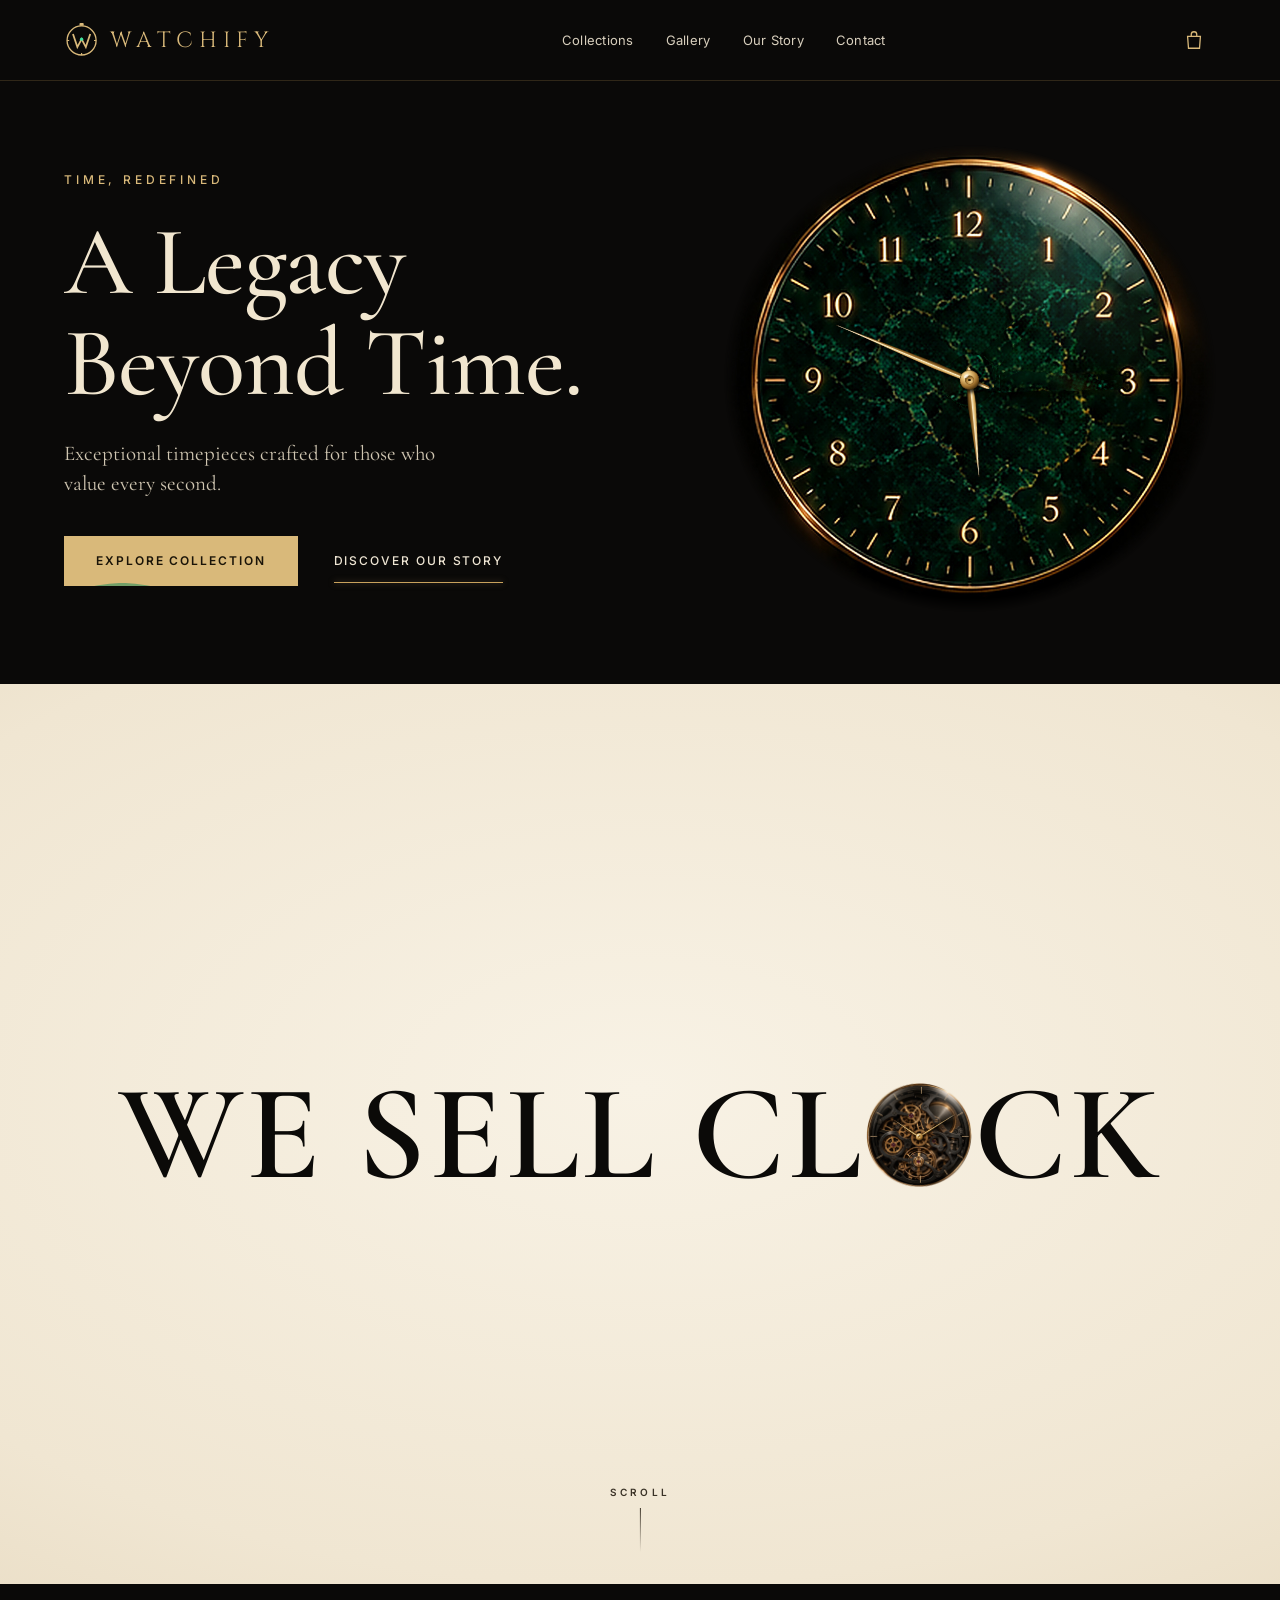
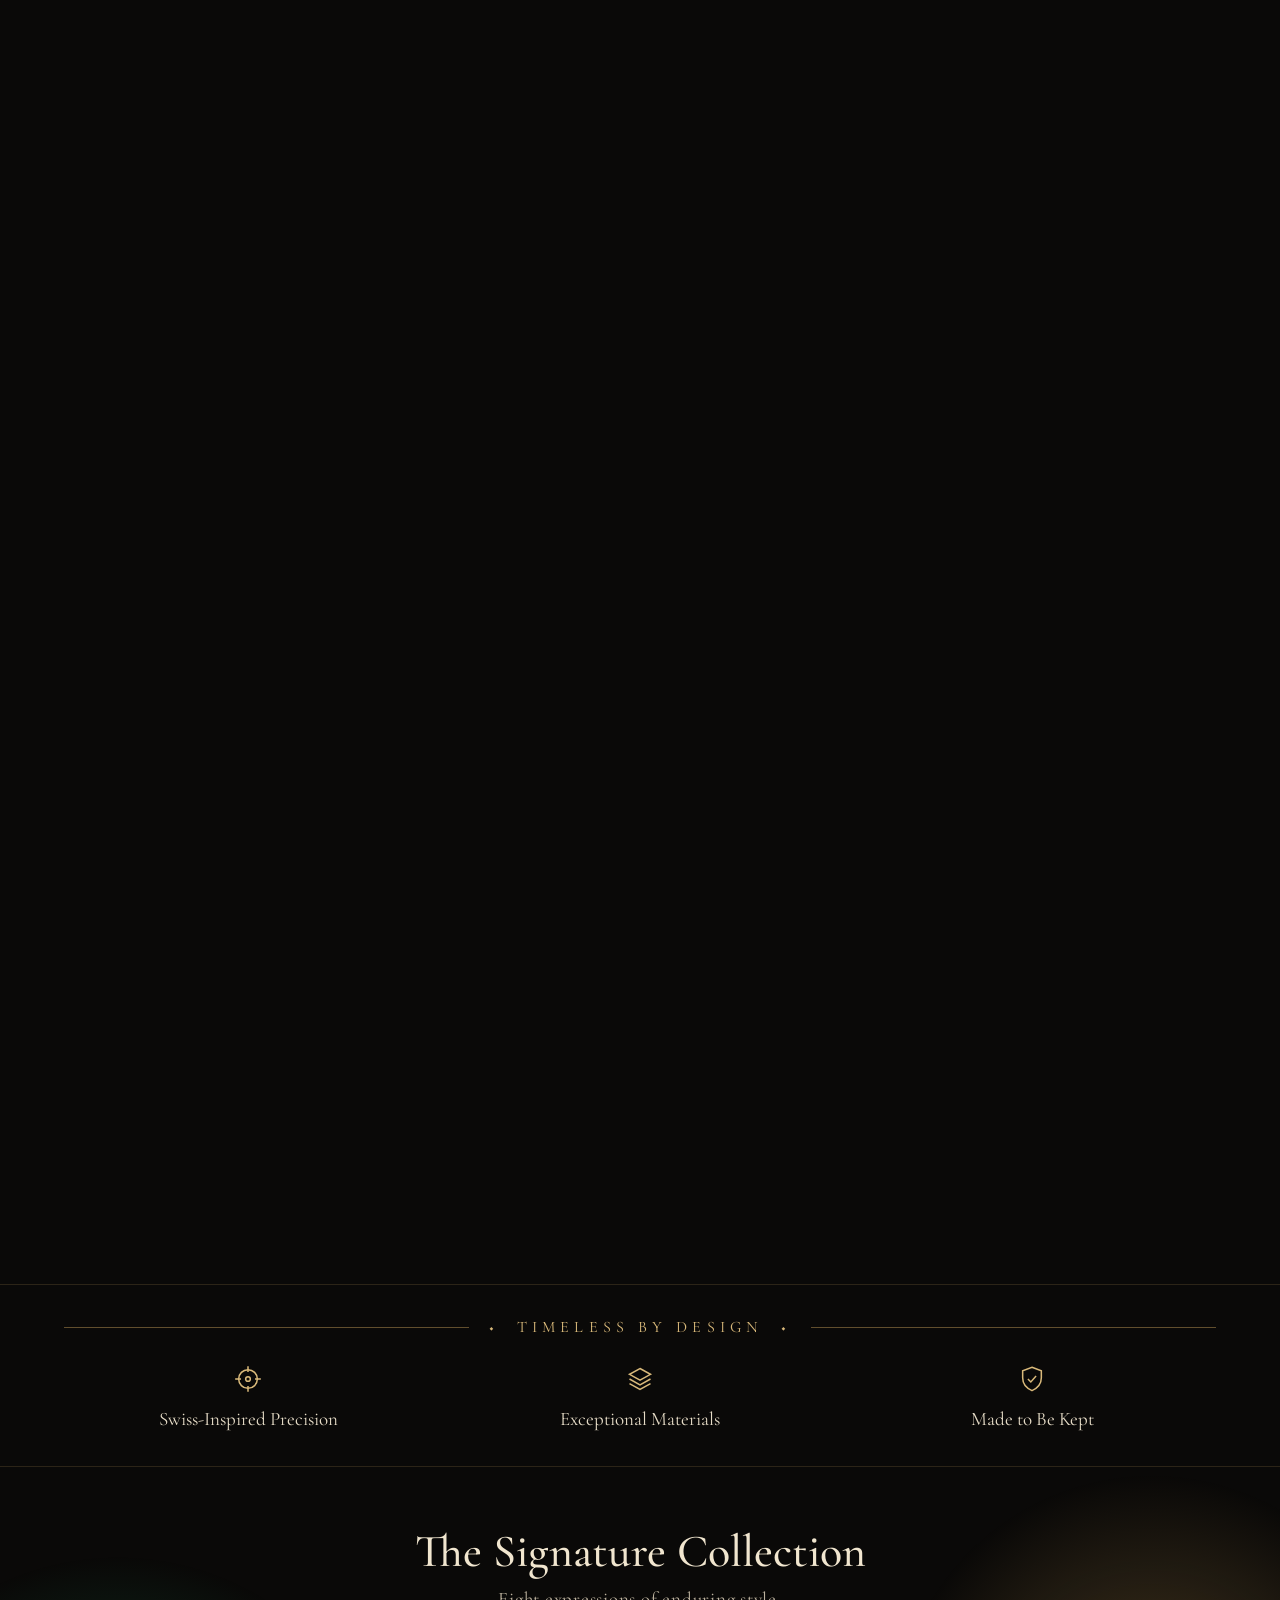
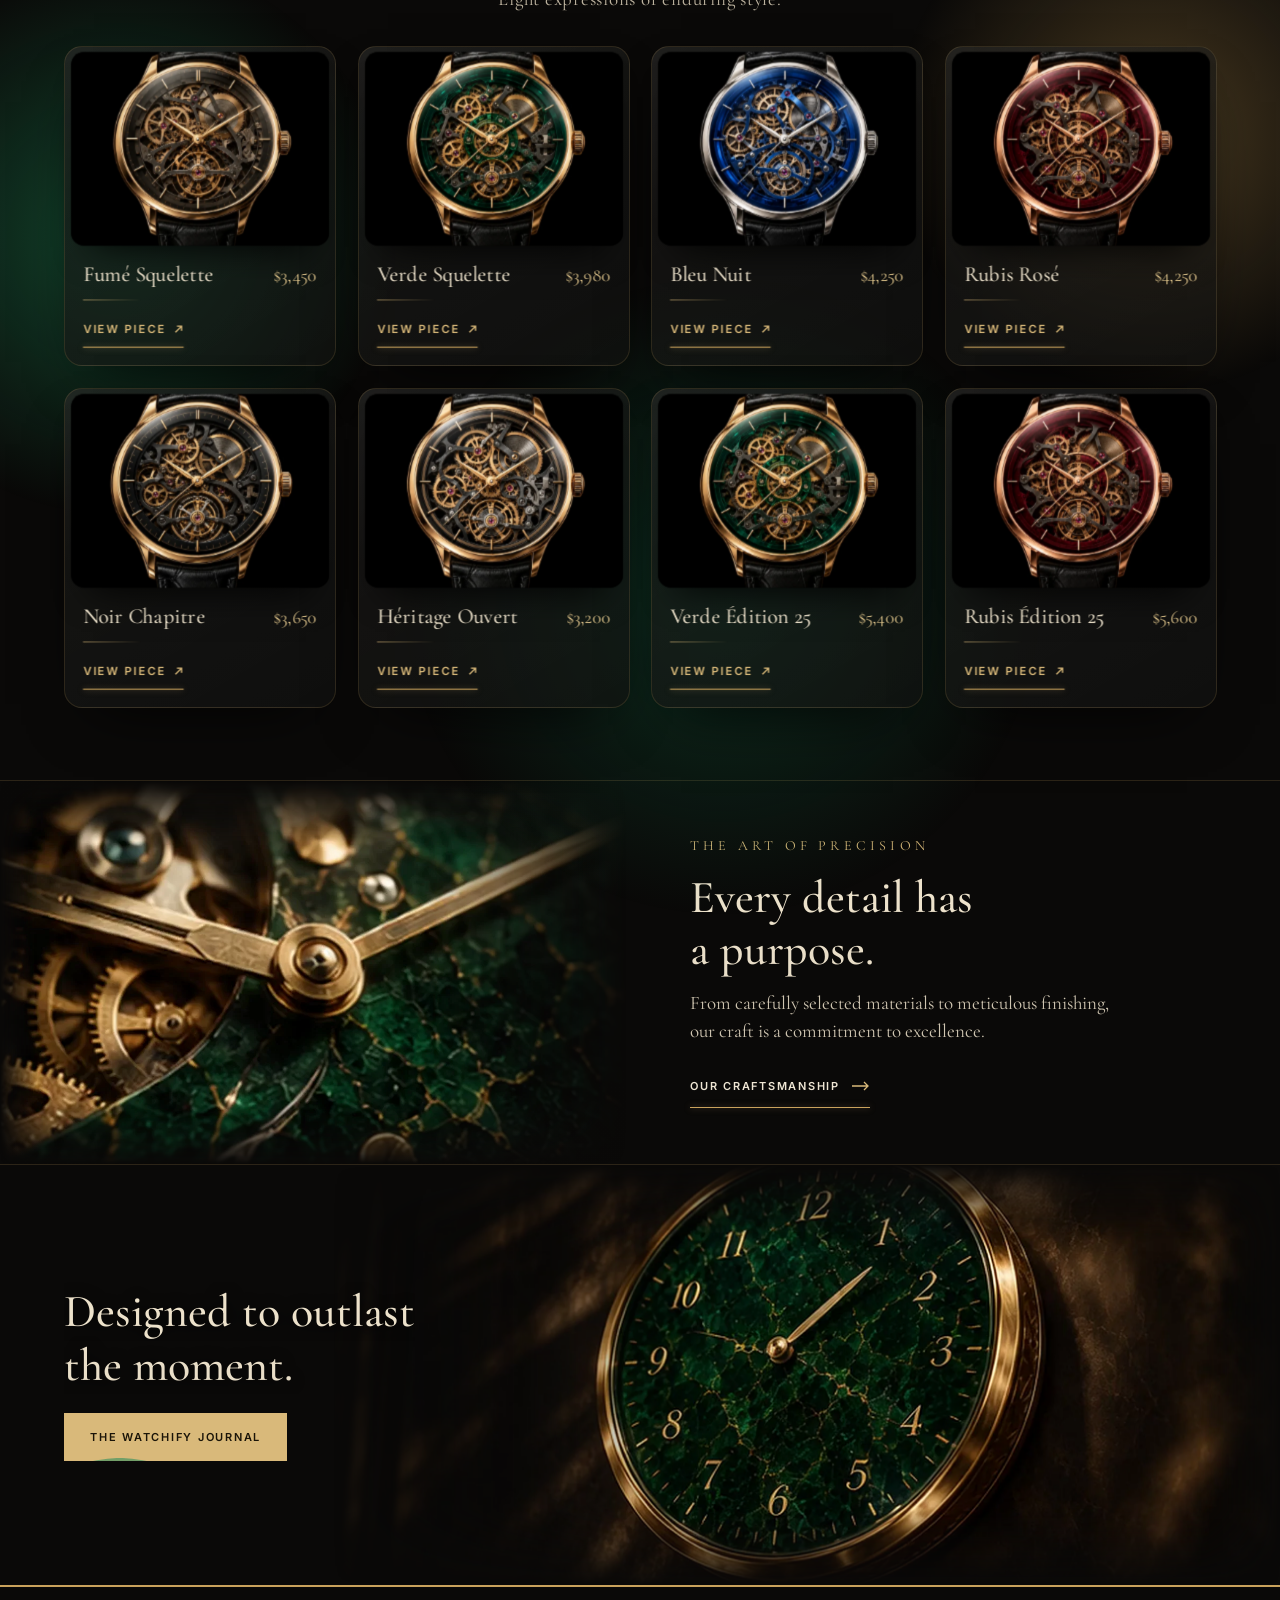
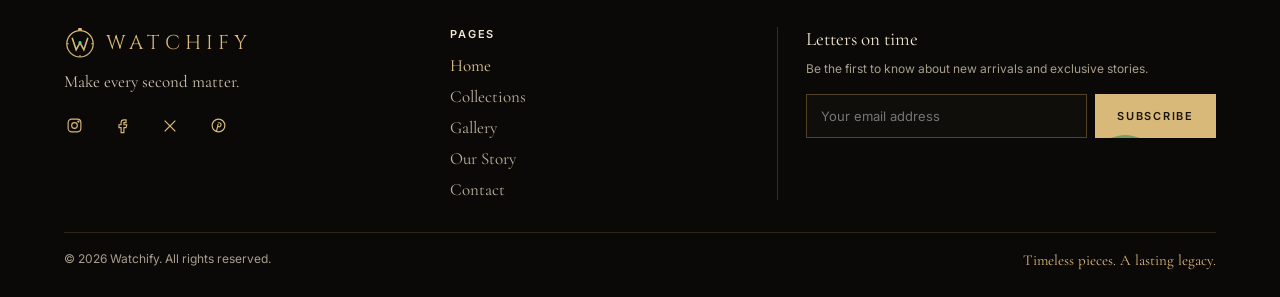
<file: index.html>
<!doctype html>
<html lang="en">
<head>
<meta charset="utf-8">
<meta name="viewport" content="width=device-width, initial-scale=1, viewport-fit=cover">
<title>Watchify — Timepieces</title>
<meta name="description" content="Watchify — hand-finished skeleton timepieces in gold, crafted to outlast every season.">
<meta name="theme-color" content="#0A0908">
<link rel="icon" href="favicon.svg" type="image/svg+xml">
<link rel="preconnect" href="https://fonts.googleapis.com">
<link rel="preconnect" href="https://fonts.gstatic.com" crossorigin>
<link rel="stylesheet" href="https://fonts.googleapis.com/css2?family=Cormorant+Garamond:wght@400;500;600&amp;family=Cinzel:wght@500&amp;family=Inter:wght@400;500;600&amp;display=swap">
<link rel="stylesheet" href="https://fonts.googleapis.com/css2?family=Cormorant+Garamond:wght@400;500;600&amp;family=Inter:wght@400;500;600&amp;display=swap">
<link rel="stylesheet" href="css/cart.css">
<link rel="stylesheet" href="css/cartdrawer.css">
<link rel="stylesheet" href="css/main.css">
<link rel="stylesheet" href="css/responsive.css">
<script src="js/vendor/gsap.min.js"></script>
<script src="js/vendor/ScrollTrigger.min.js"></script>
</head>
<body>
<div id="dc-root"></div>
<noscript><p style="font-family: sans-serif; color: #EDE6D6; background: #0A0908; padding: 24px">Watchify needs JavaScript to show its pages.</p></noscript>
<script src="js/vendor/react.production.min.js"></script>
<script src="js/dc-lite.js"></script>
<script src="js/components/CartDrawer.js"></script>
<script src="js/components/Main.js"></script>
<script>DC.mount("Main");</script>
</body>
</html>
</file>
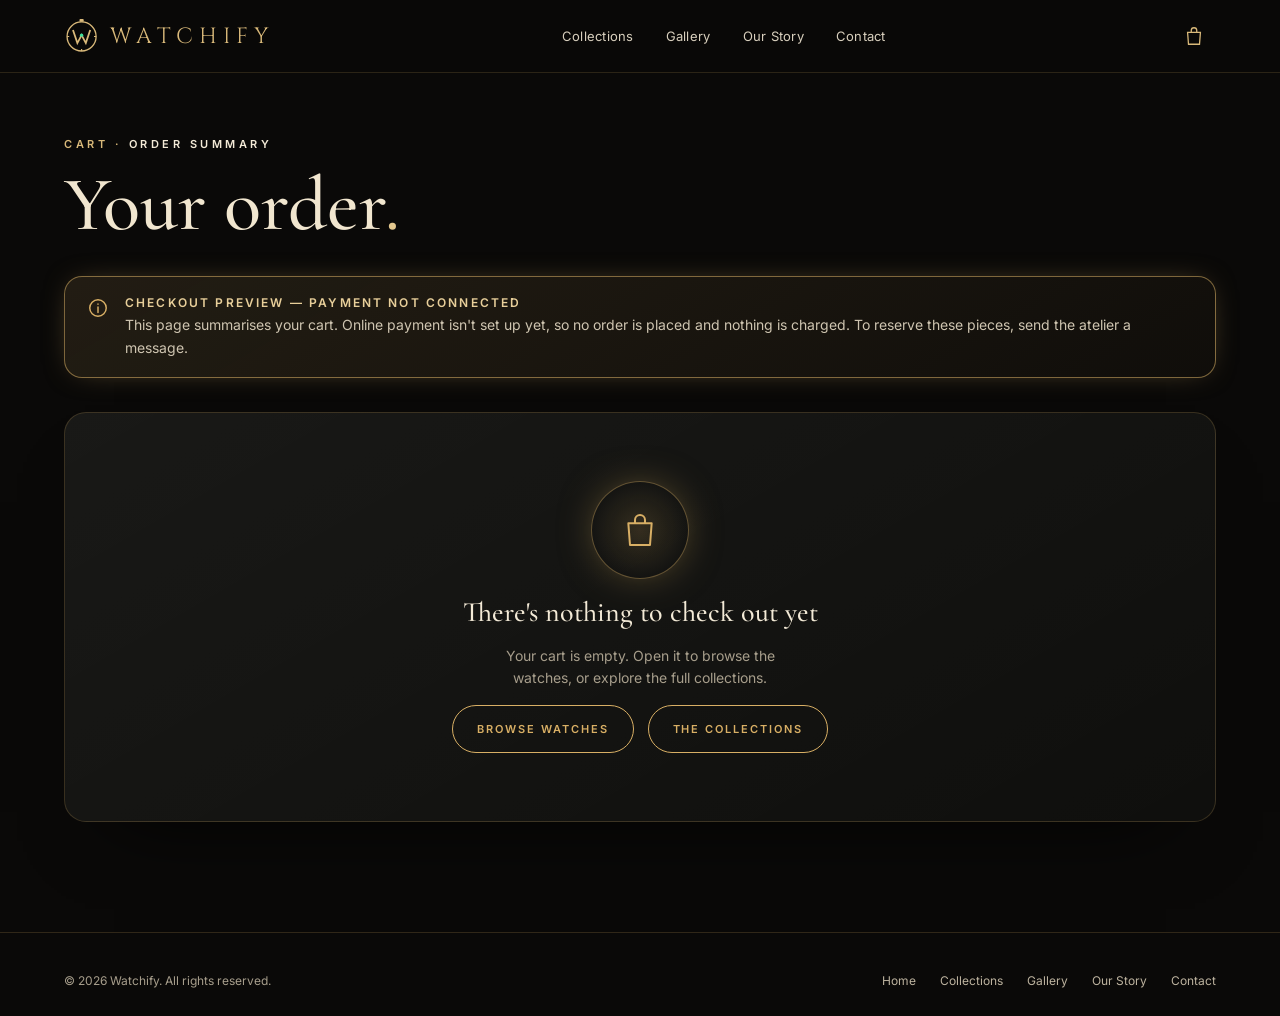
<file: checkout.html>
<!doctype html>
<html lang="en">
<head>
<meta charset="utf-8">
<meta name="viewport" content="width=device-width, initial-scale=1, viewport-fit=cover">
<title>Watchify — Checkout (preview)</title>
<meta name="description" content="Your Watchify order summary.">
<meta name="theme-color" content="#0A0908">
<link rel="icon" href="favicon.svg" type="image/svg+xml">
<link rel="preconnect" href="https://fonts.googleapis.com">
<link rel="preconnect" href="https://fonts.gstatic.com" crossorigin>
<link rel="stylesheet" href="https://fonts.googleapis.com/css2?family=Cormorant+Garamond:ital,wght@0,400;0,500;0,600;1,500&amp;family=Cinzel:wght@500&amp;family=Inter:wght@400;500;600&amp;display=swap">
<link rel="stylesheet" href="https://fonts.googleapis.com/css2?family=Cormorant+Garamond:wght@400;500;600&amp;family=Inter:wght@400;500;600&amp;display=swap">
<link rel="stylesheet" href="css/cart.css">
<link rel="stylesheet" href="css/cartdrawer.css">
<link rel="stylesheet" href="css/checkout.css">
<link rel="stylesheet" href="css/responsive.css">
<script src="js/vendor/gsap.min.js"></script>
</head>
<body>
<div id="dc-root"></div>
<noscript><p style="font-family: sans-serif; color: #EDE6D6; background: #0A0908; padding: 24px">Watchify needs JavaScript to show its pages.</p></noscript>
<script src="js/vendor/react.production.min.js"></script>
<script src="js/dc-lite.js"></script>
<script src="js/components/CartDrawer.js"></script>
<script src="js/components/Checkout.js"></script>
<script>DC.mount("Checkout");</script>
</body>
</html>
</file>
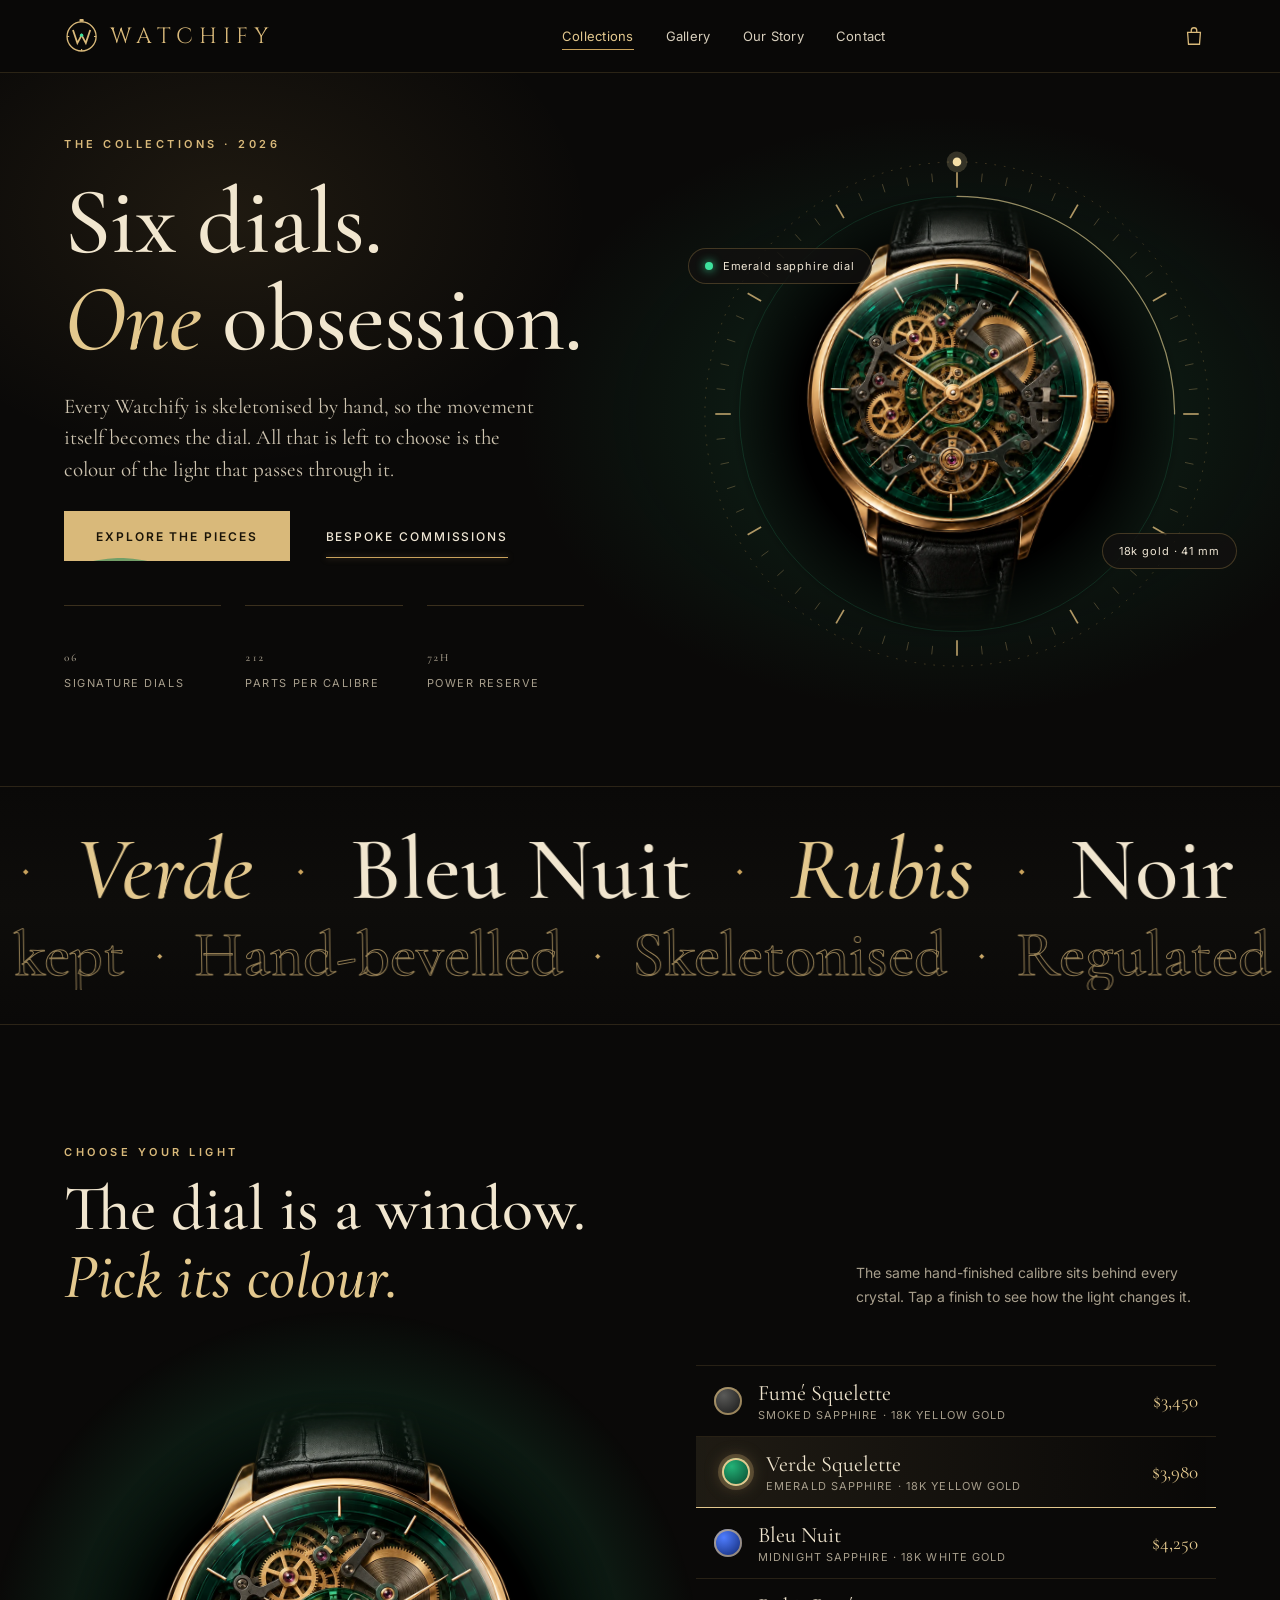
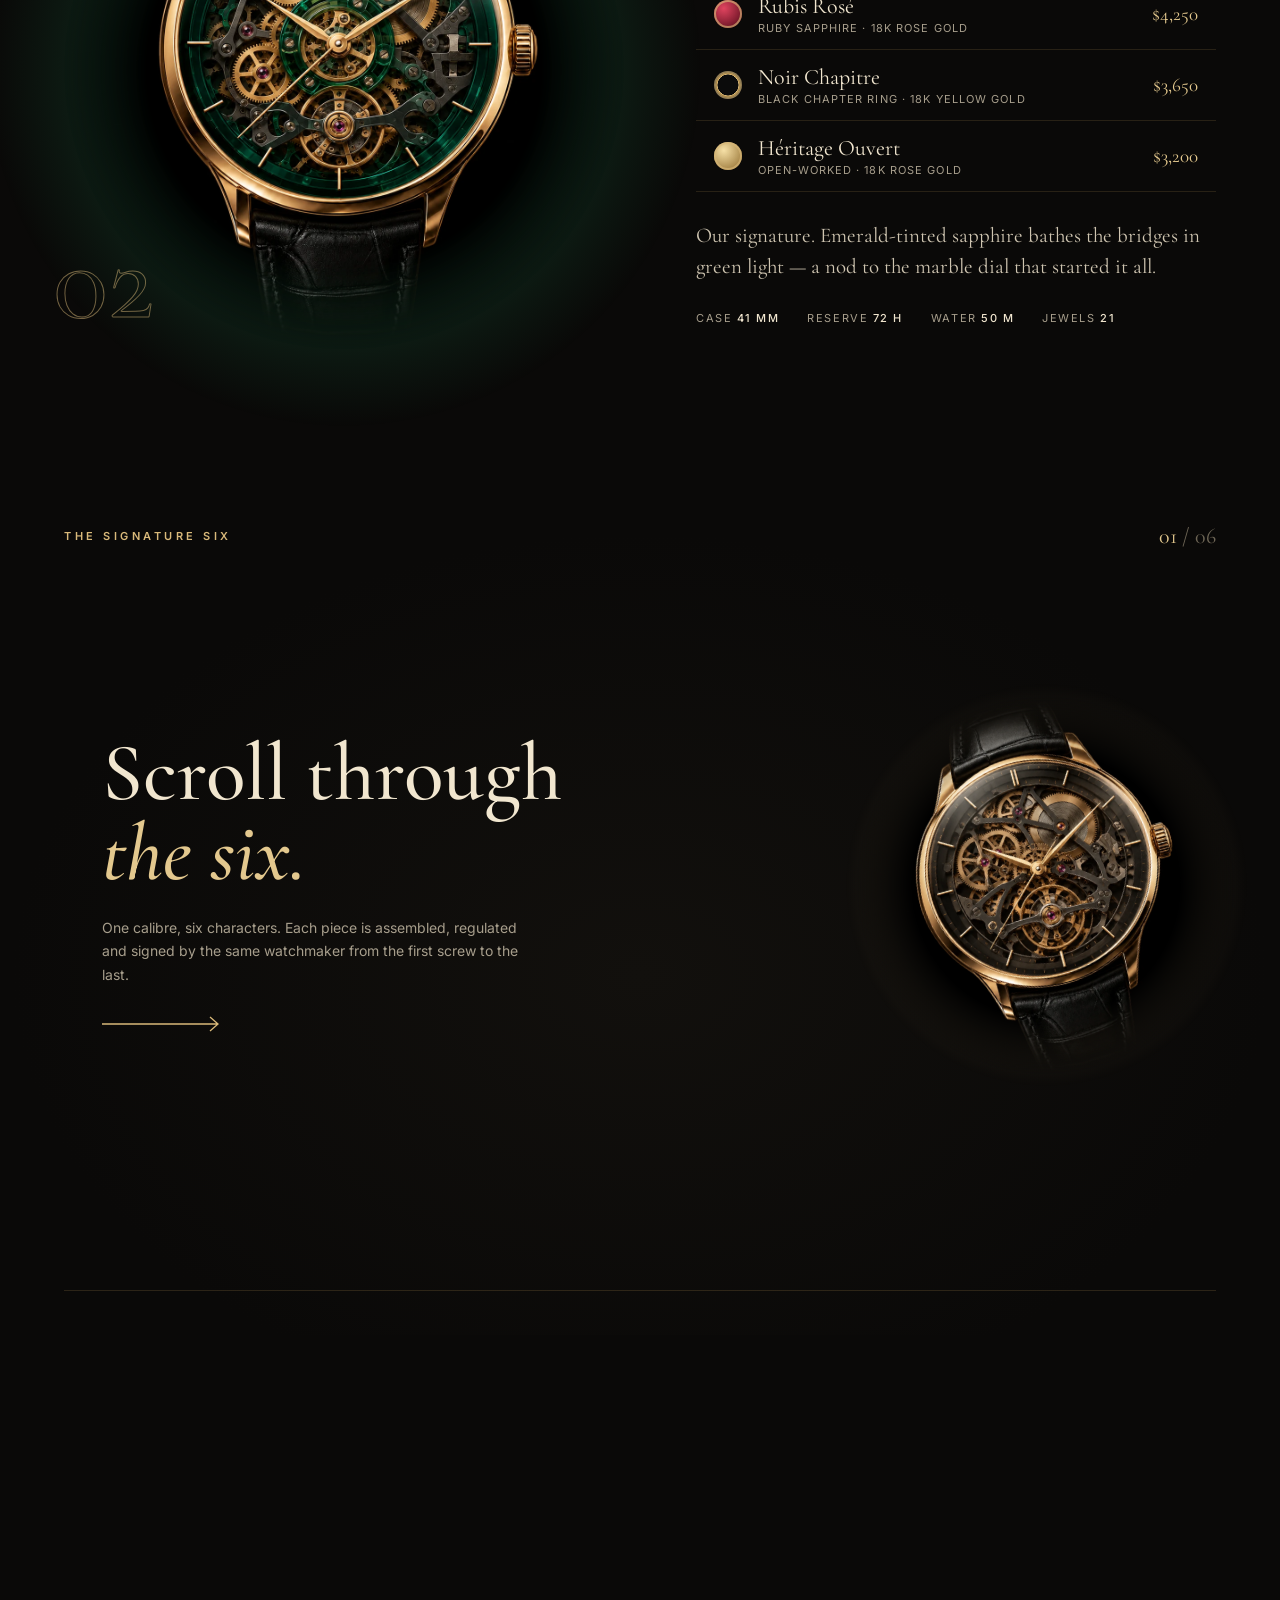
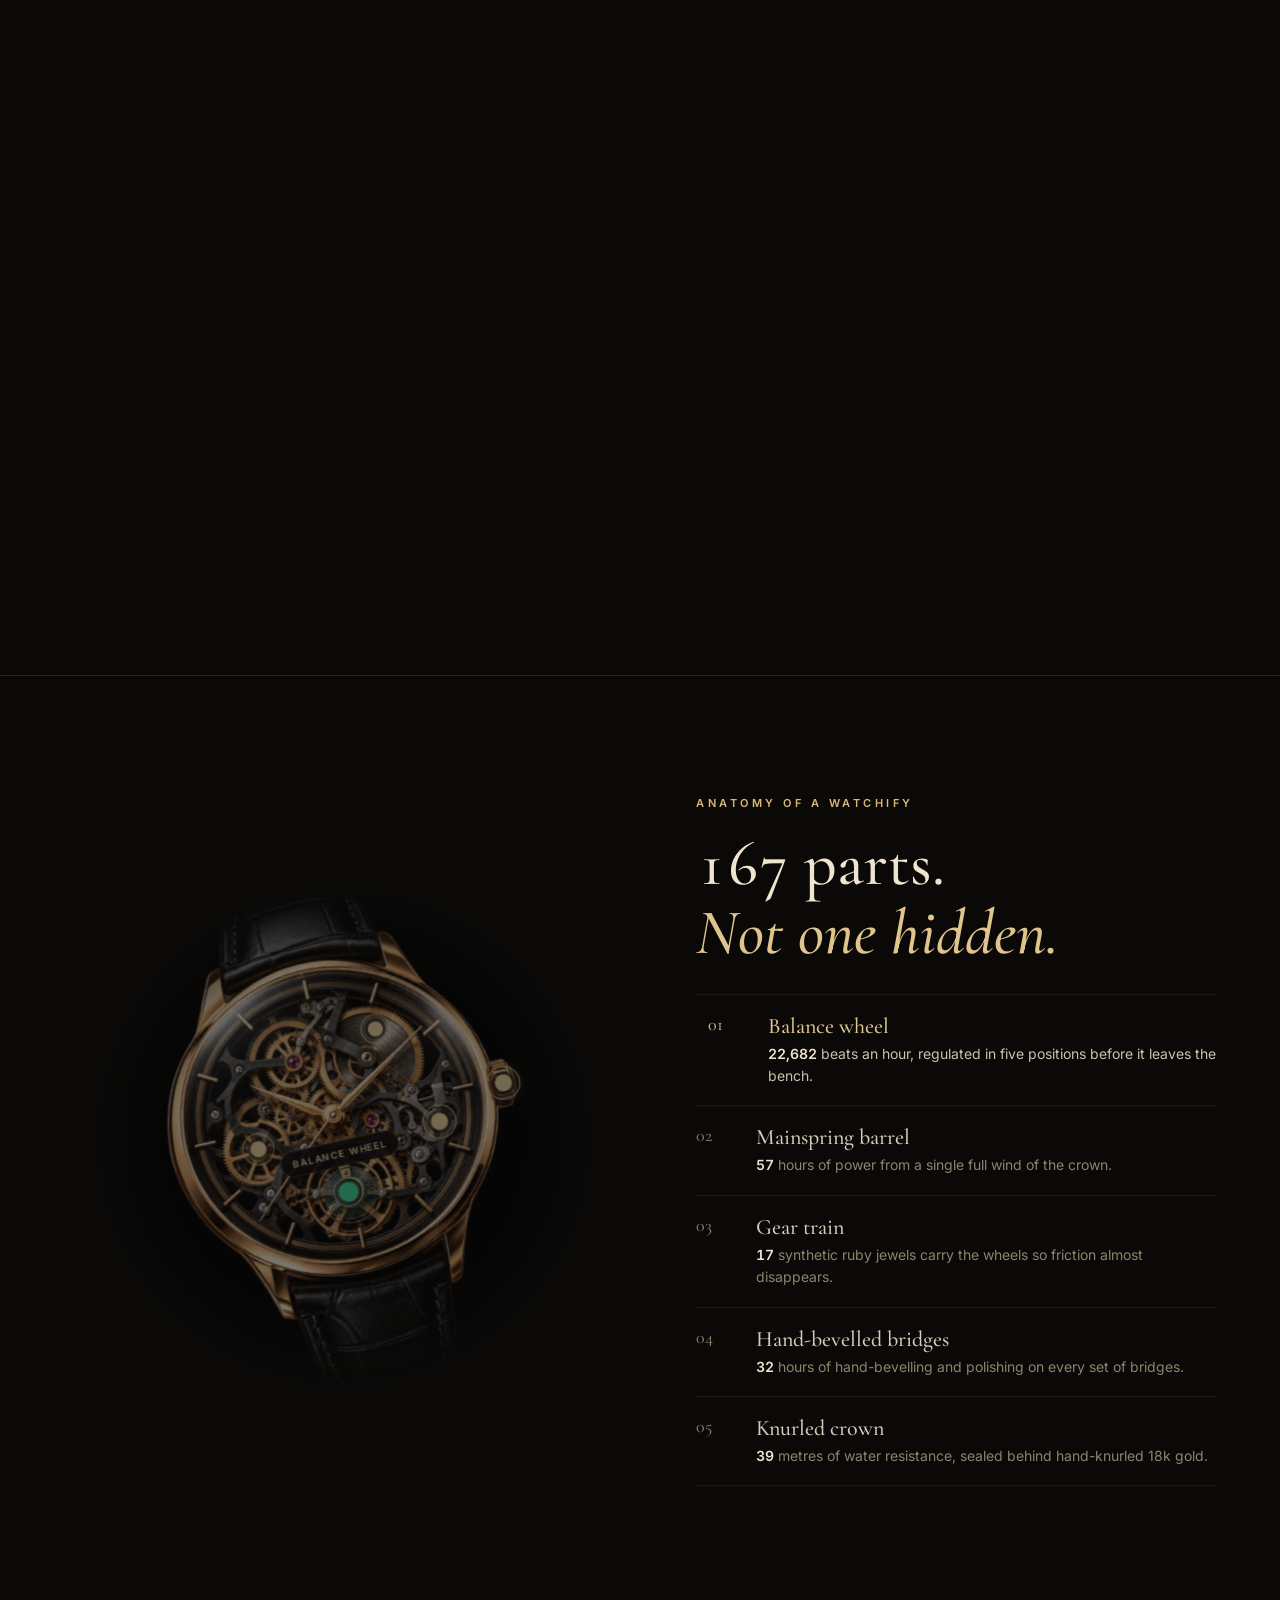
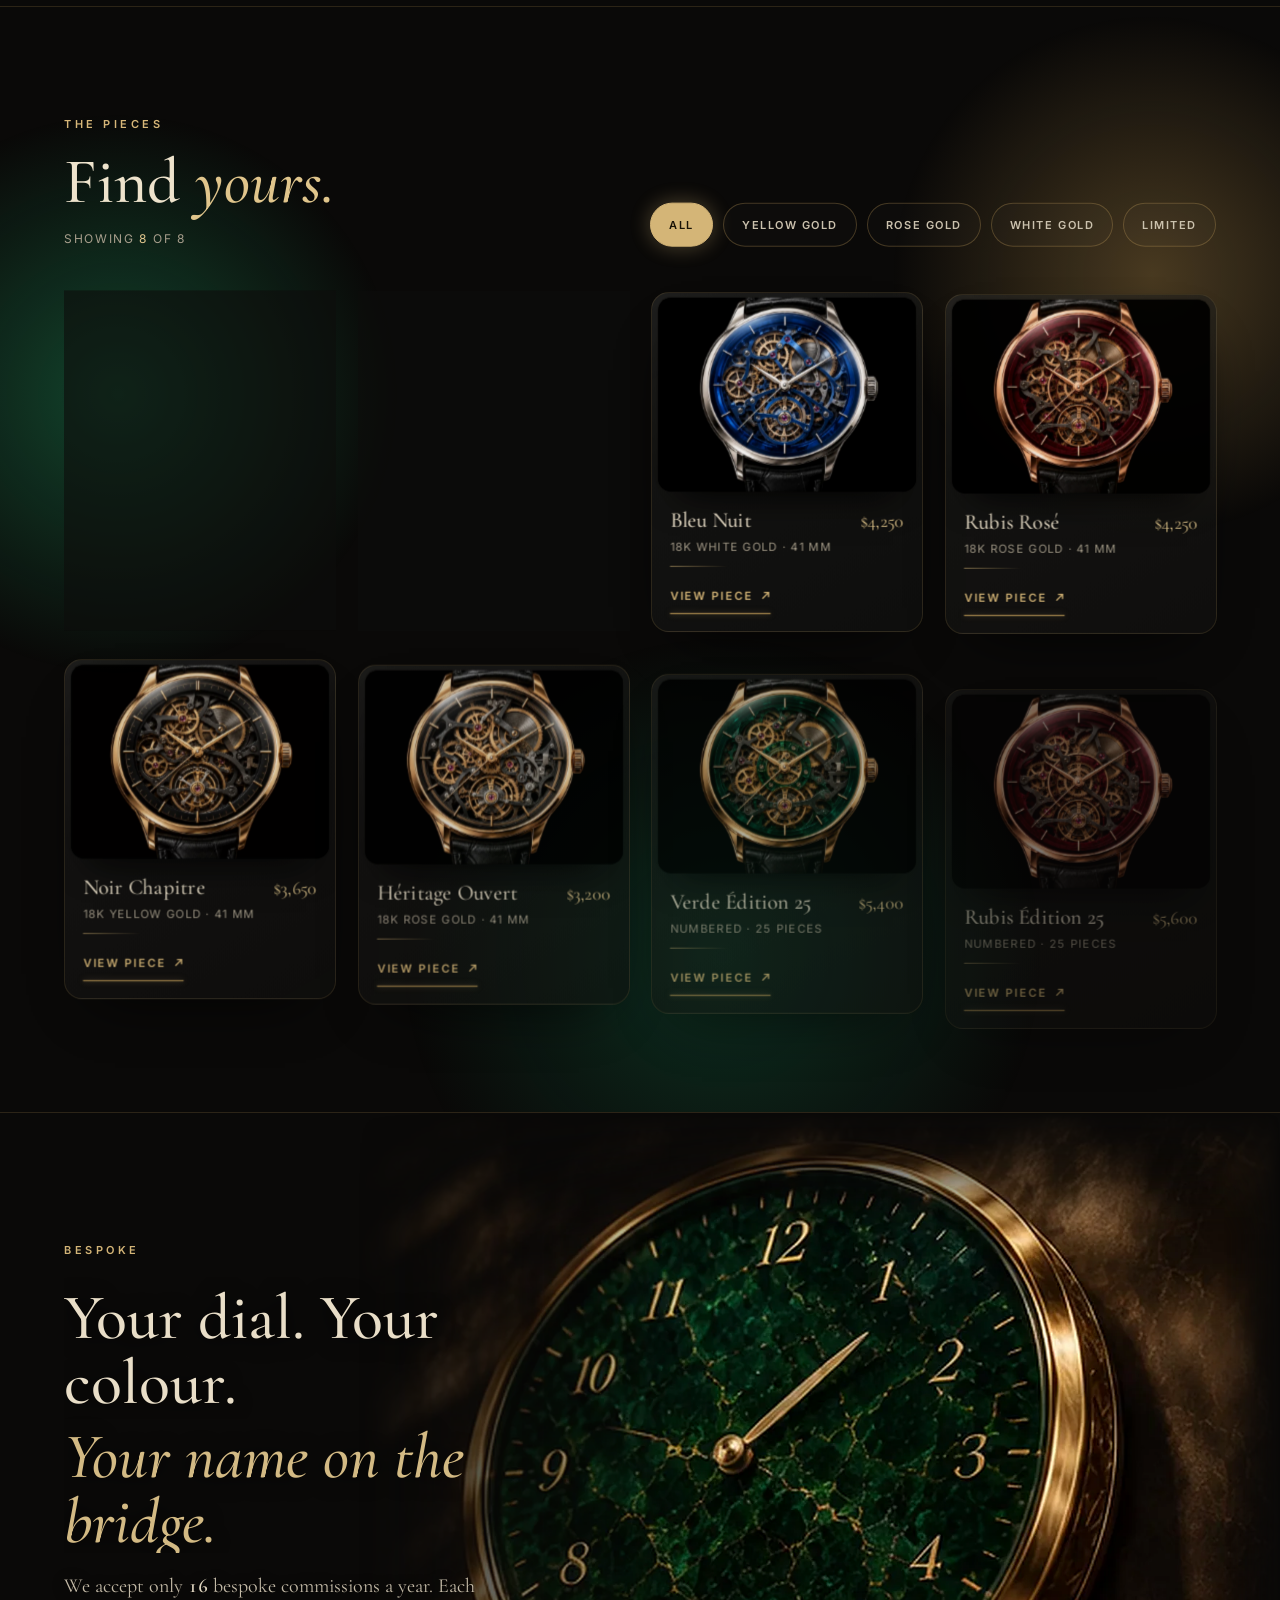
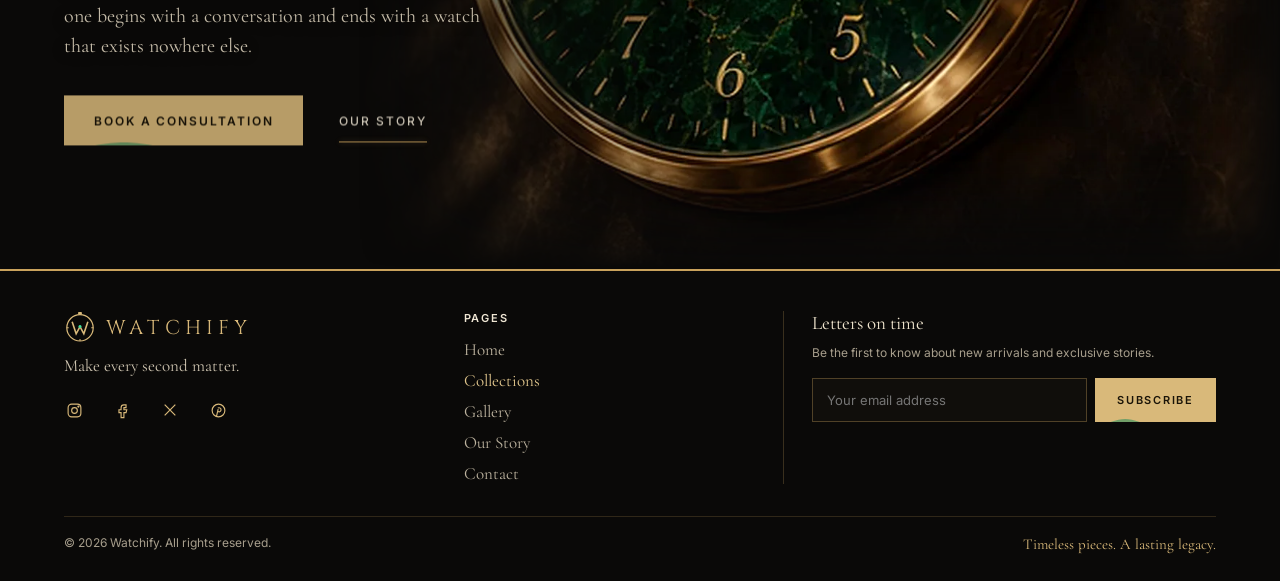
<file: collections.html>
<!doctype html>
<html lang="en">
<head>
<meta charset="utf-8">
<meta name="viewport" content="width=device-width, initial-scale=1, viewport-fit=cover">
<title>Watchify — Collections</title>
<meta name="description" content="Explore the Watchify collections: six signature skeleton watches, bespoke commissions and every detail of the movement.">
<meta name="theme-color" content="#0A0908">
<link rel="icon" href="favicon.svg" type="image/svg+xml">
<link rel="preconnect" href="https://fonts.googleapis.com">
<link rel="preconnect" href="https://fonts.gstatic.com" crossorigin>
<link rel="stylesheet" href="https://fonts.googleapis.com/css2?family=Cormorant+Garamond:ital,wght@0,400;0,500;0,600;1,500&amp;family=Cinzel:wght@500&amp;family=Inter:wght@400;500;600&amp;display=swap">
<link rel="stylesheet" href="https://fonts.googleapis.com/css2?family=Cormorant+Garamond:wght@400;500;600&amp;family=Inter:wght@400;500;600&amp;display=swap">
<link rel="stylesheet" href="css/cart.css">
<link rel="stylesheet" href="css/cartdrawer.css">
<link rel="stylesheet" href="css/collections.css">
<link rel="stylesheet" href="css/responsive.css">
<script src="js/vendor/gsap.min.js"></script>
<script src="js/vendor/ScrollTrigger.min.js"></script>
</head>
<body>
<div id="dc-root"></div>
<noscript><p style="font-family: sans-serif; color: #EDE6D6; background: #0A0908; padding: 24px">Watchify needs JavaScript to show its pages.</p></noscript>
<script src="js/vendor/react.production.min.js"></script>
<script src="js/dc-lite.js"></script>
<script src="js/components/CartDrawer.js"></script>
<script src="js/components/Collections.js"></script>
<script>DC.mount("Collections");</script>
</body>
</html>
</file>
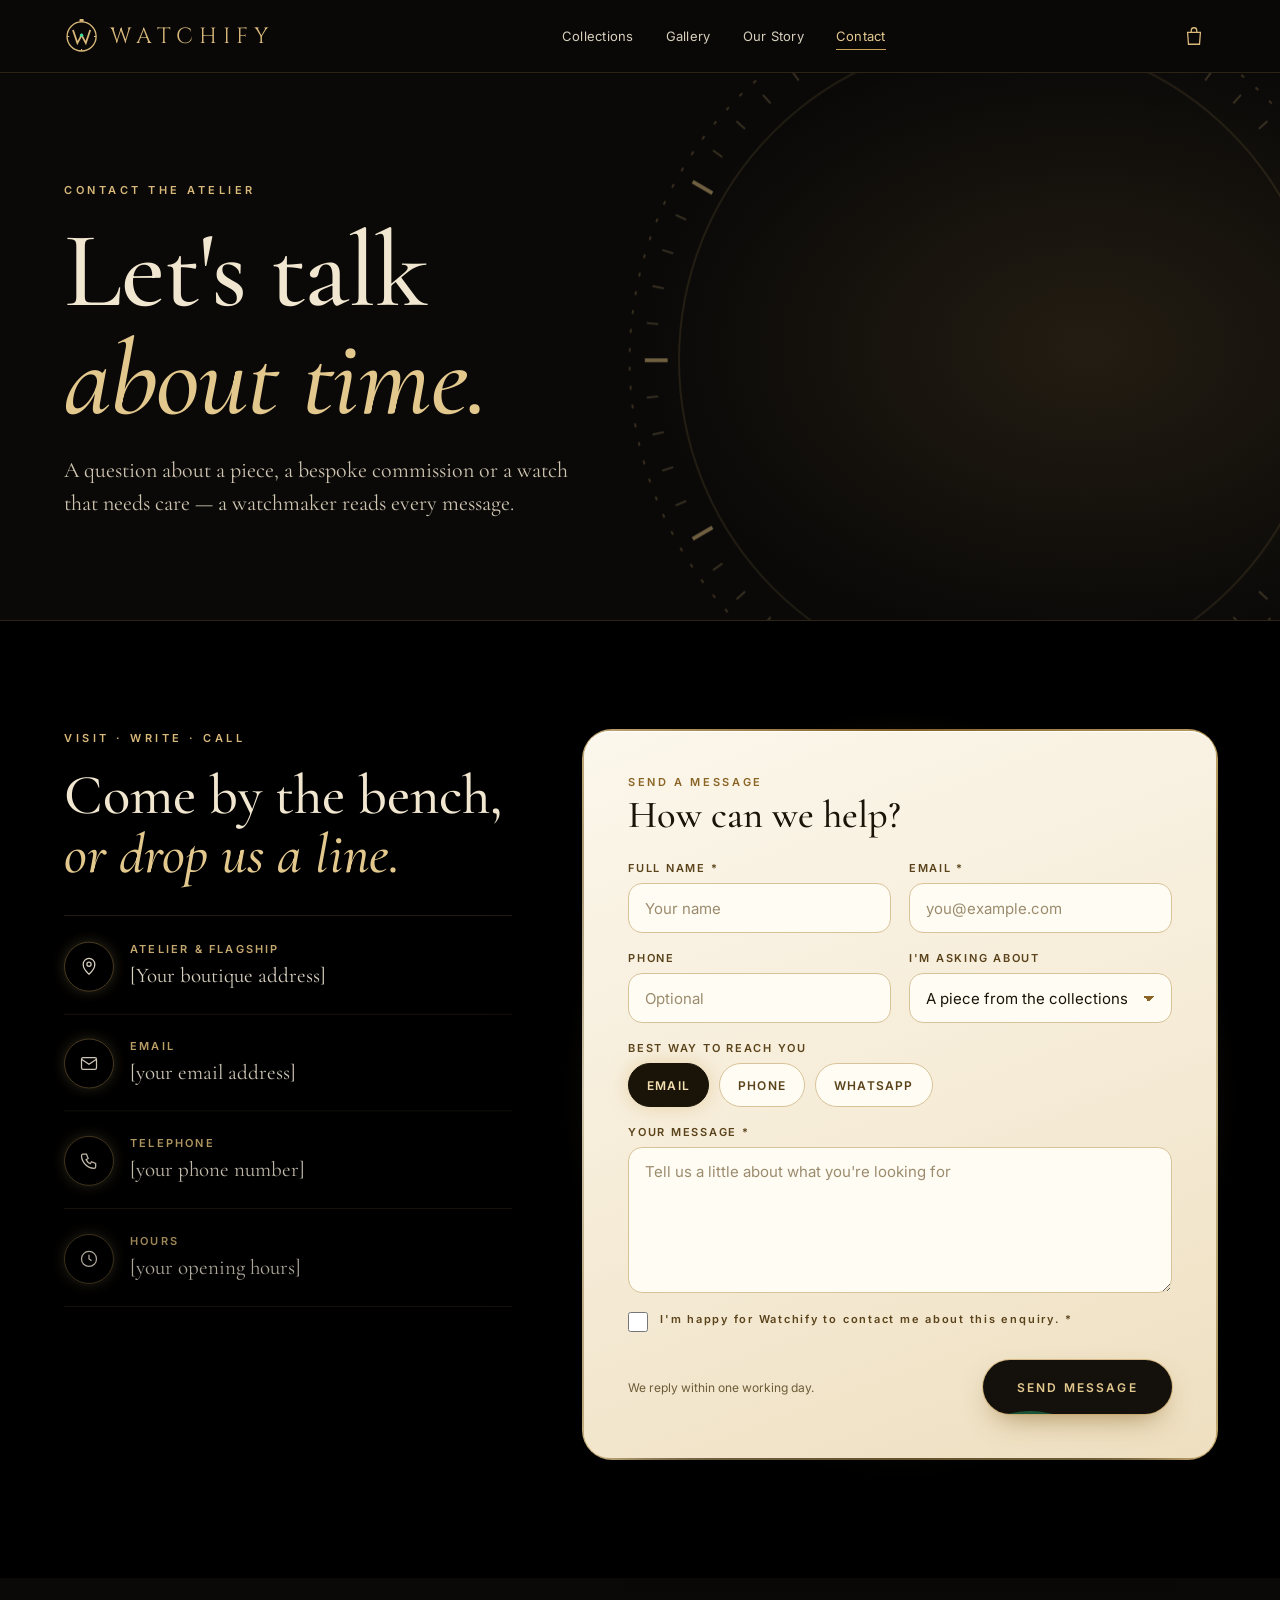
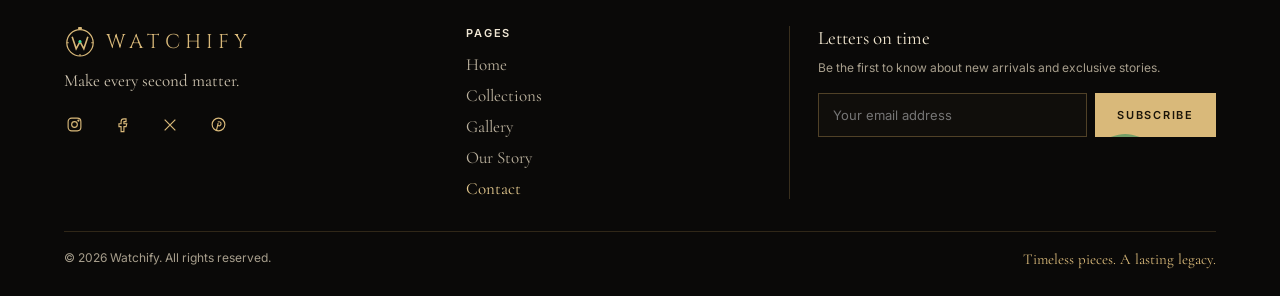
<file: contact.html>
<!doctype html>
<html lang="en">
<head>
<meta charset="utf-8">
<meta name="viewport" content="width=device-width, initial-scale=1, viewport-fit=cover">
<title>Watchify — Contact</title>
<meta name="description" content="Contact Watchify — book a private viewing, commission a bespoke piece or arrange a service.">
<meta name="theme-color" content="#0A0908">
<link rel="icon" href="favicon.svg" type="image/svg+xml">
<link rel="preconnect" href="https://fonts.googleapis.com">
<link rel="preconnect" href="https://fonts.gstatic.com" crossorigin>
<link rel="stylesheet" href="https://fonts.googleapis.com/css2?family=Cormorant+Garamond:ital,wght@0,400;0,500;0,600;1,500&amp;family=Cinzel:wght@500&amp;family=Inter:wght@400;500;600&amp;display=swap">
<link rel="stylesheet" href="https://fonts.googleapis.com/css2?family=Cormorant+Garamond:wght@400;500;600&amp;family=Inter:wght@400;500;600&amp;display=swap">
<link rel="stylesheet" href="css/cart.css">
<link rel="stylesheet" href="css/cartdrawer.css">
<link rel="stylesheet" href="css/contact.css">
<link rel="stylesheet" href="css/responsive.css">
<script src="js/vendor/gsap.min.js"></script>
<script src="js/vendor/ScrollTrigger.min.js"></script>
</head>
<body>
<div id="dc-root"></div>
<noscript><p style="font-family: sans-serif; color: #EDE6D6; background: #0A0908; padding: 24px">Watchify needs JavaScript to show its pages.</p></noscript>
<script src="js/vendor/react.production.min.js"></script>
<script src="js/dc-lite.js"></script>
<script src="js/components/CartDrawer.js"></script>
<script src="js/components/Contact.js"></script>
<script>DC.mount("Contact");</script>
</body>
</html>
</file>
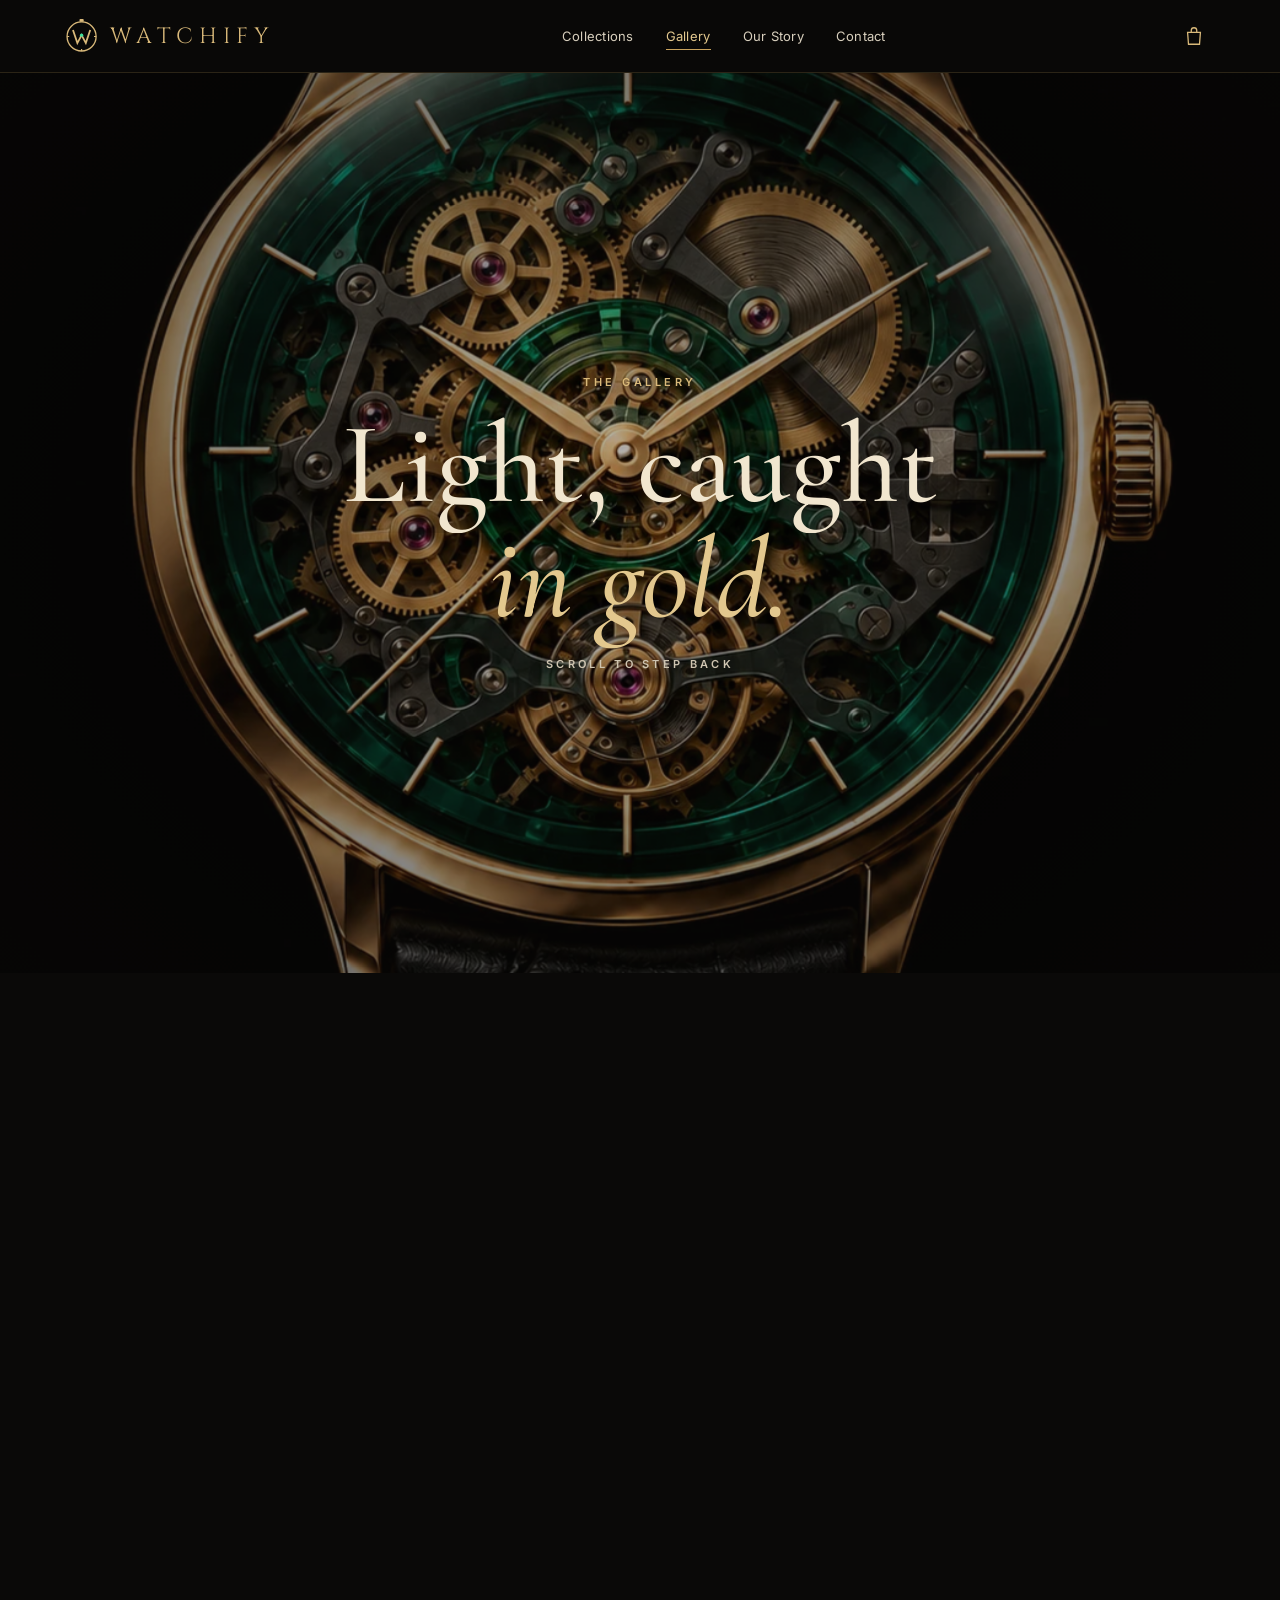
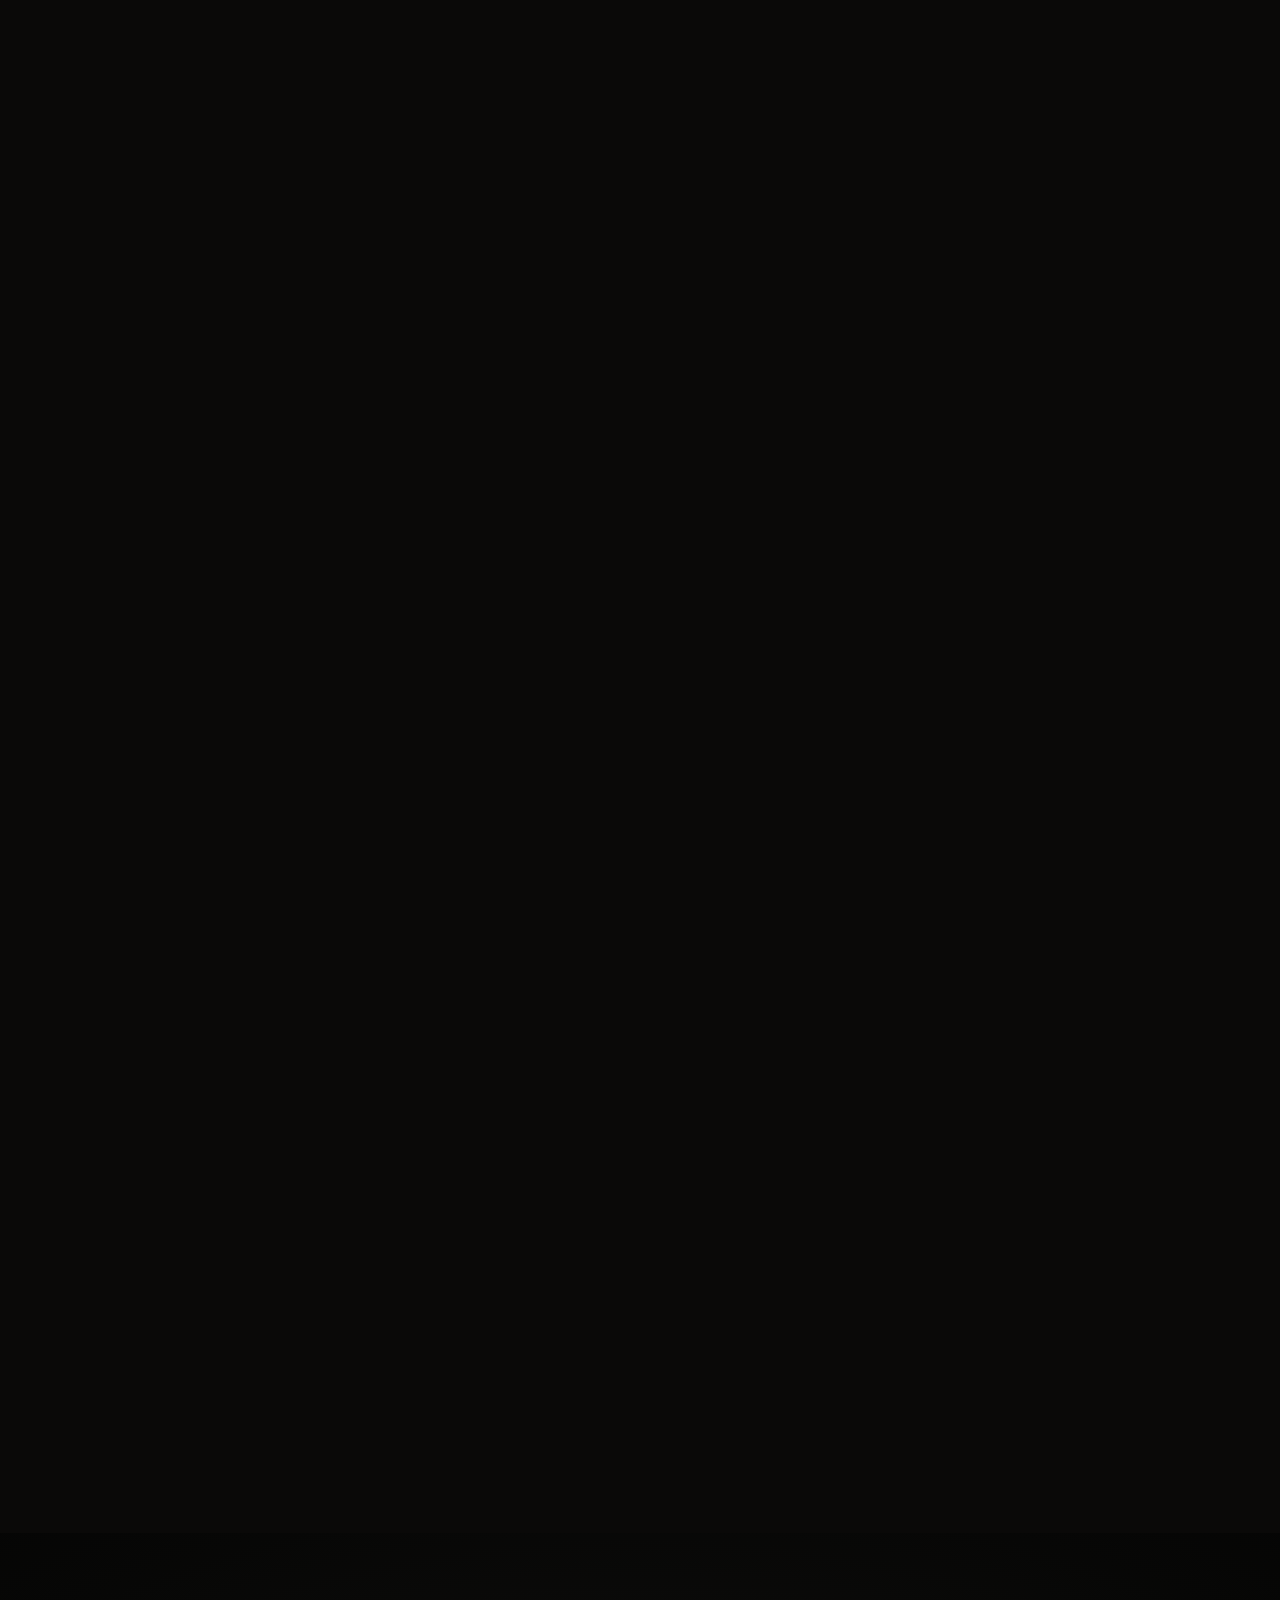
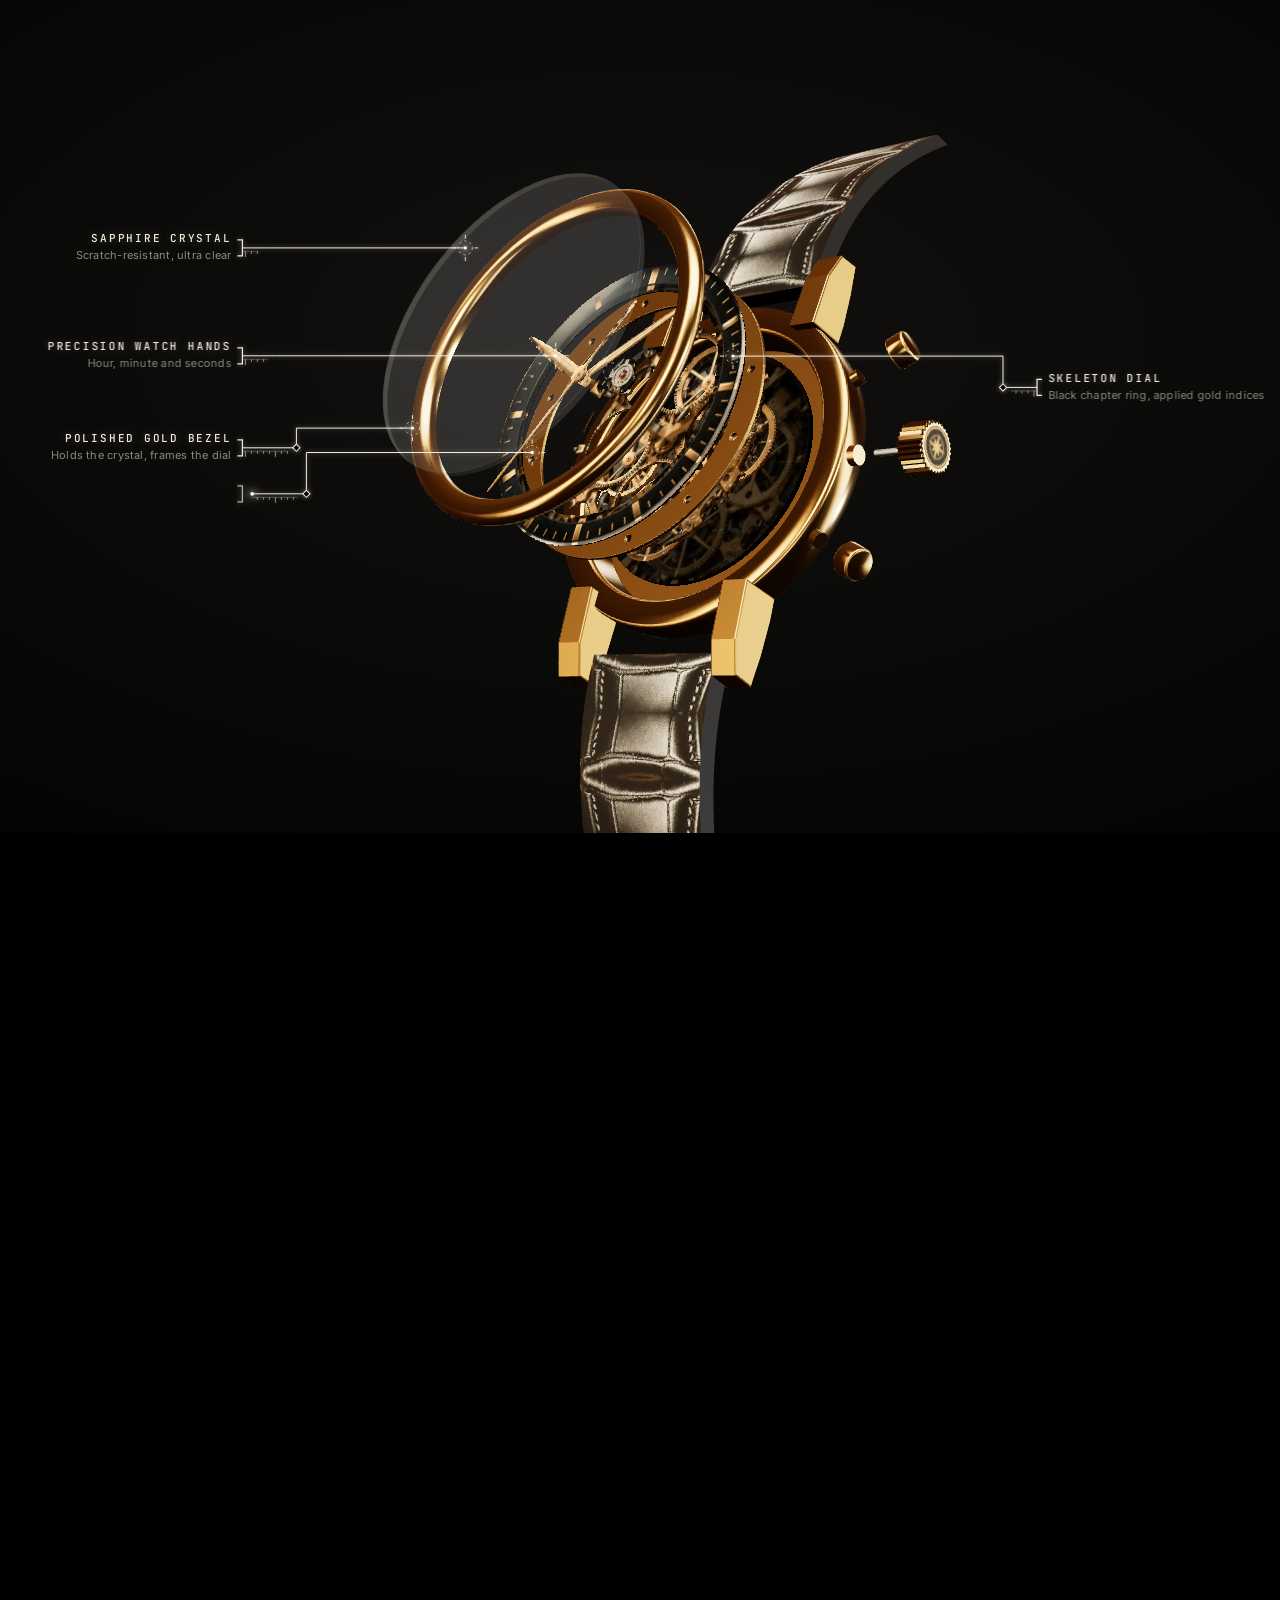
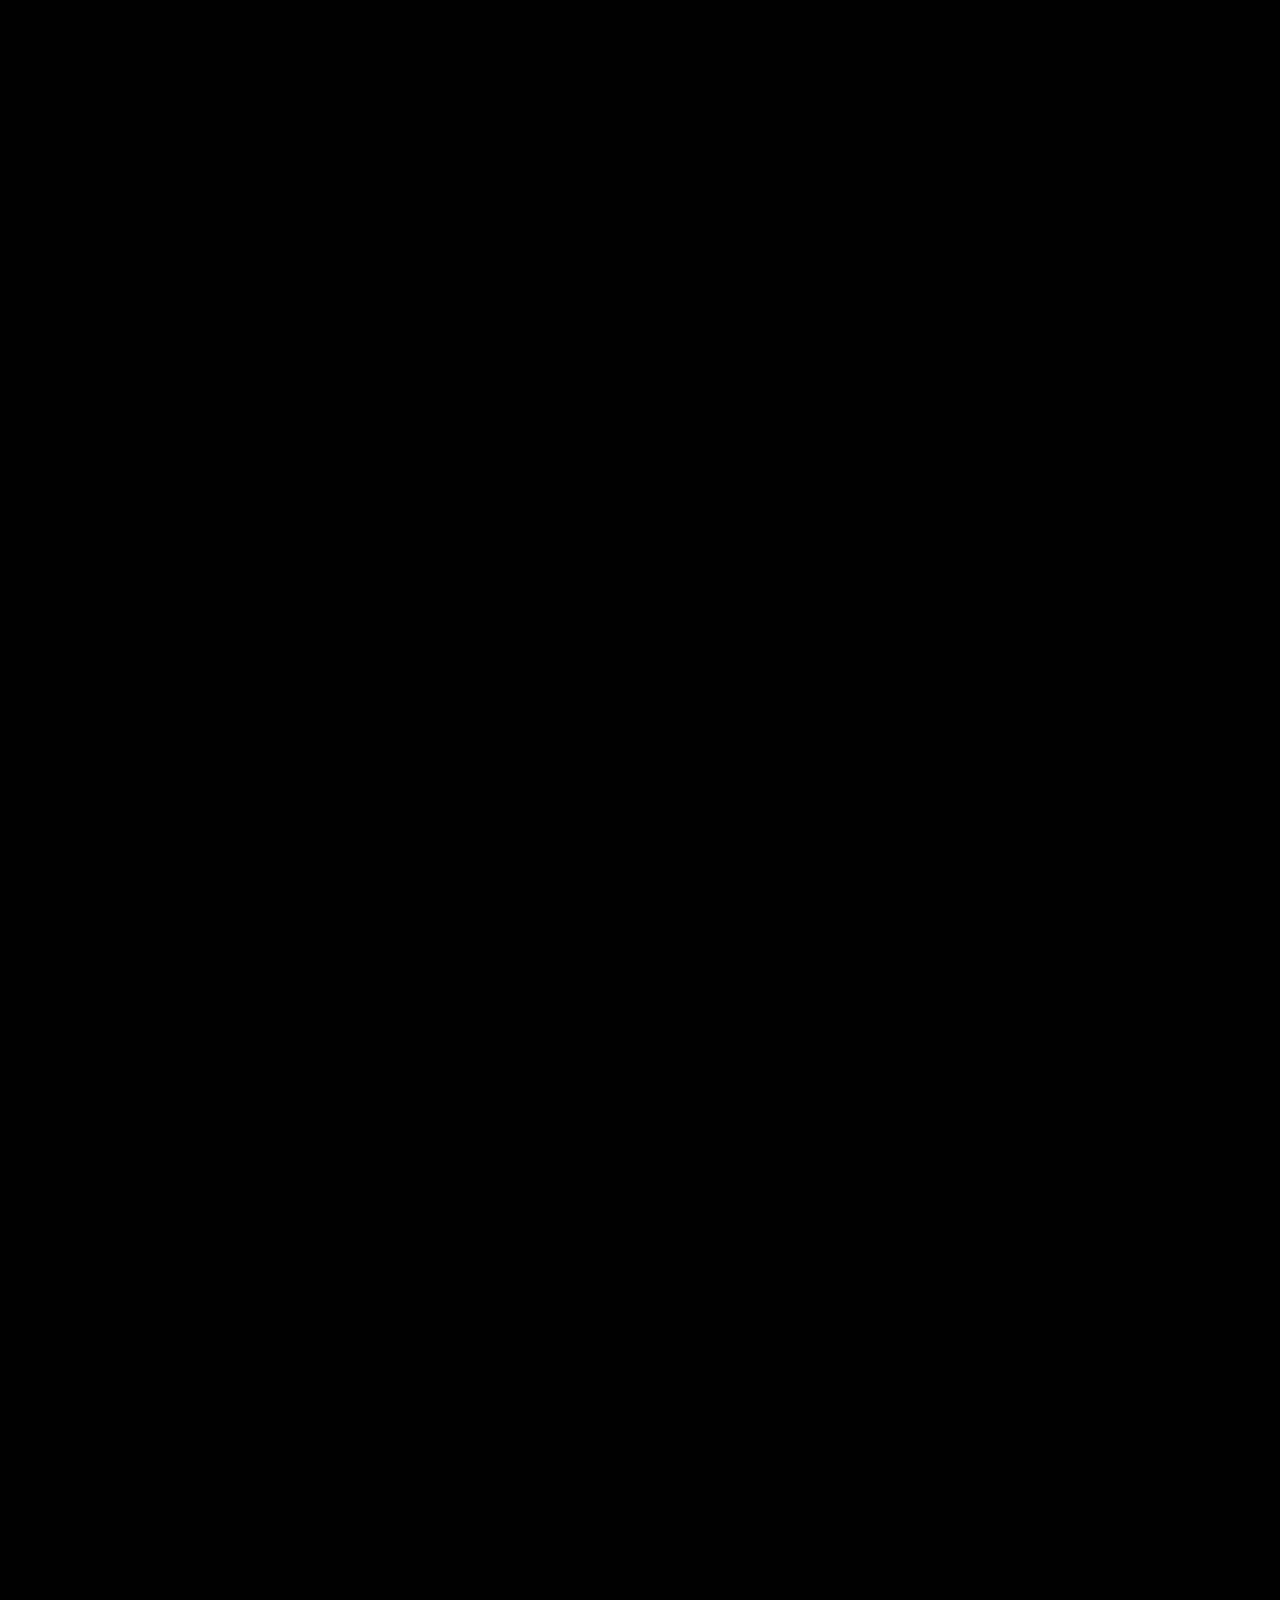
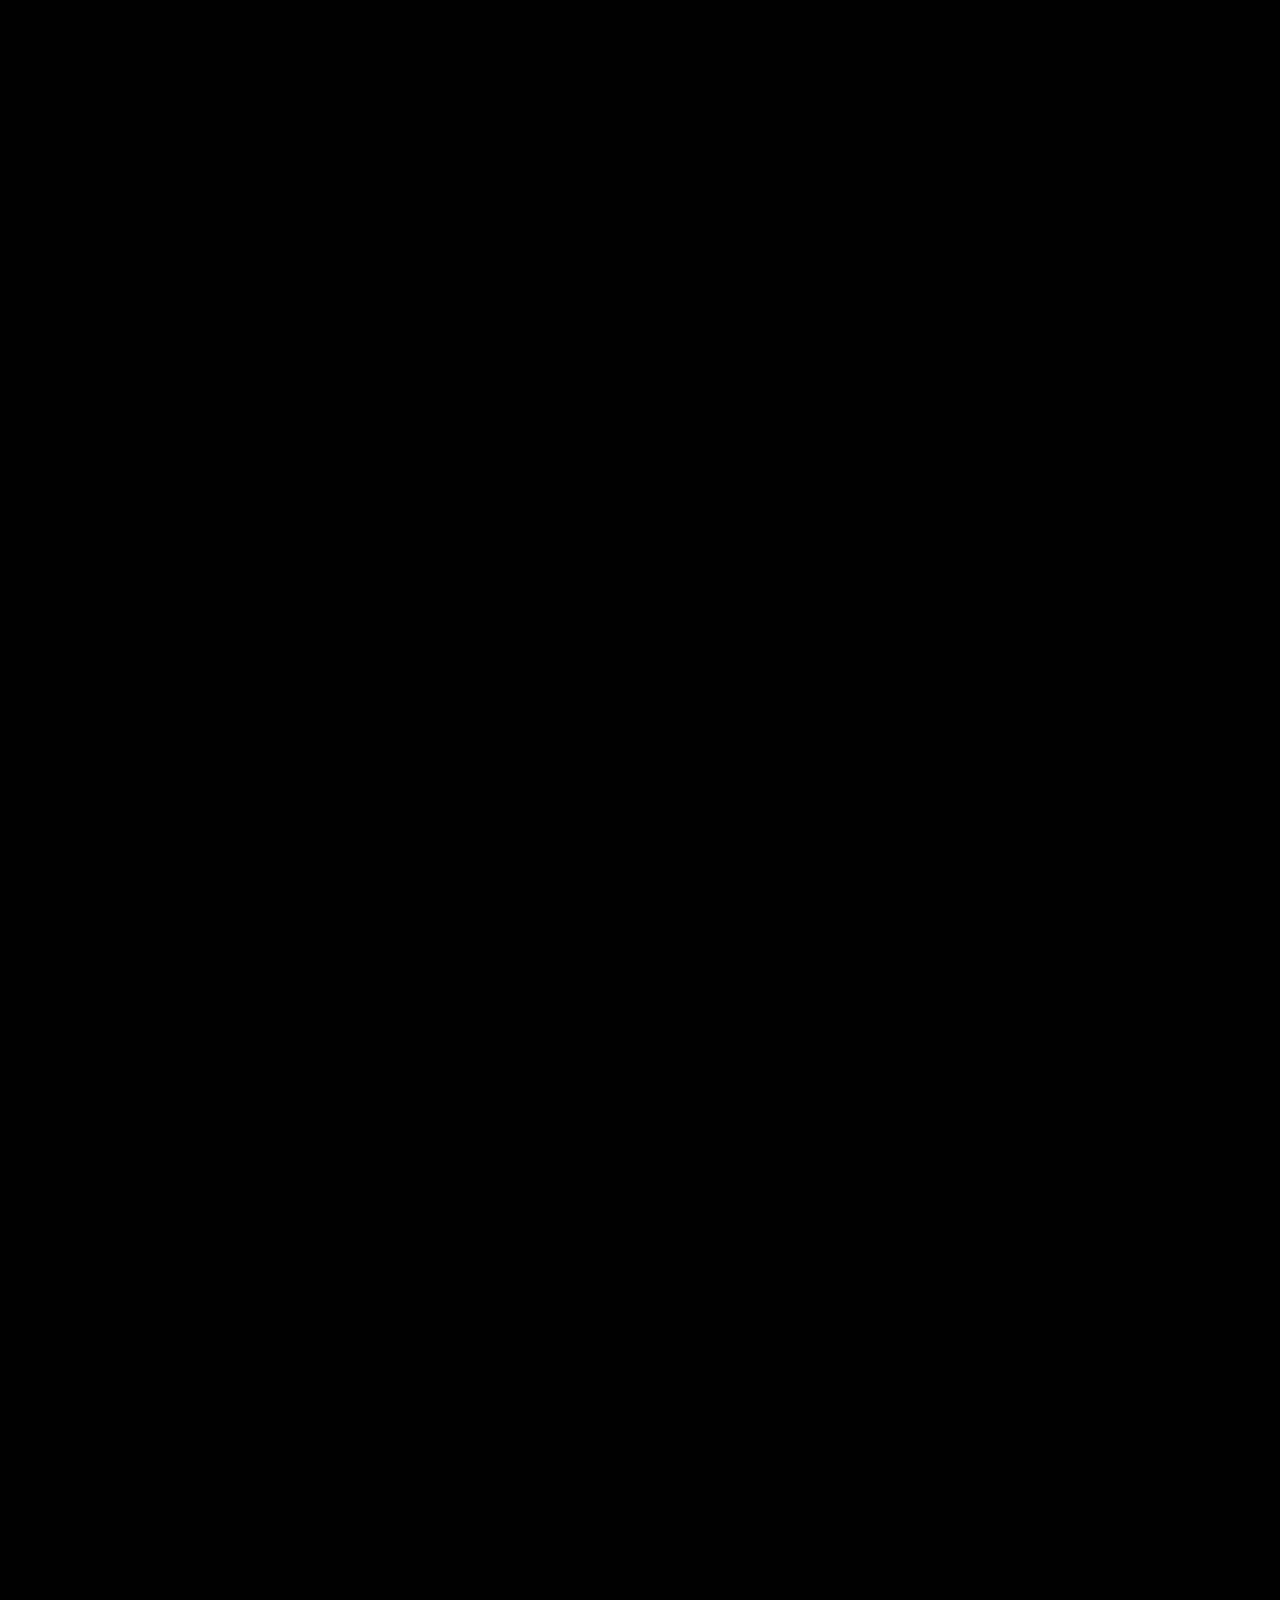
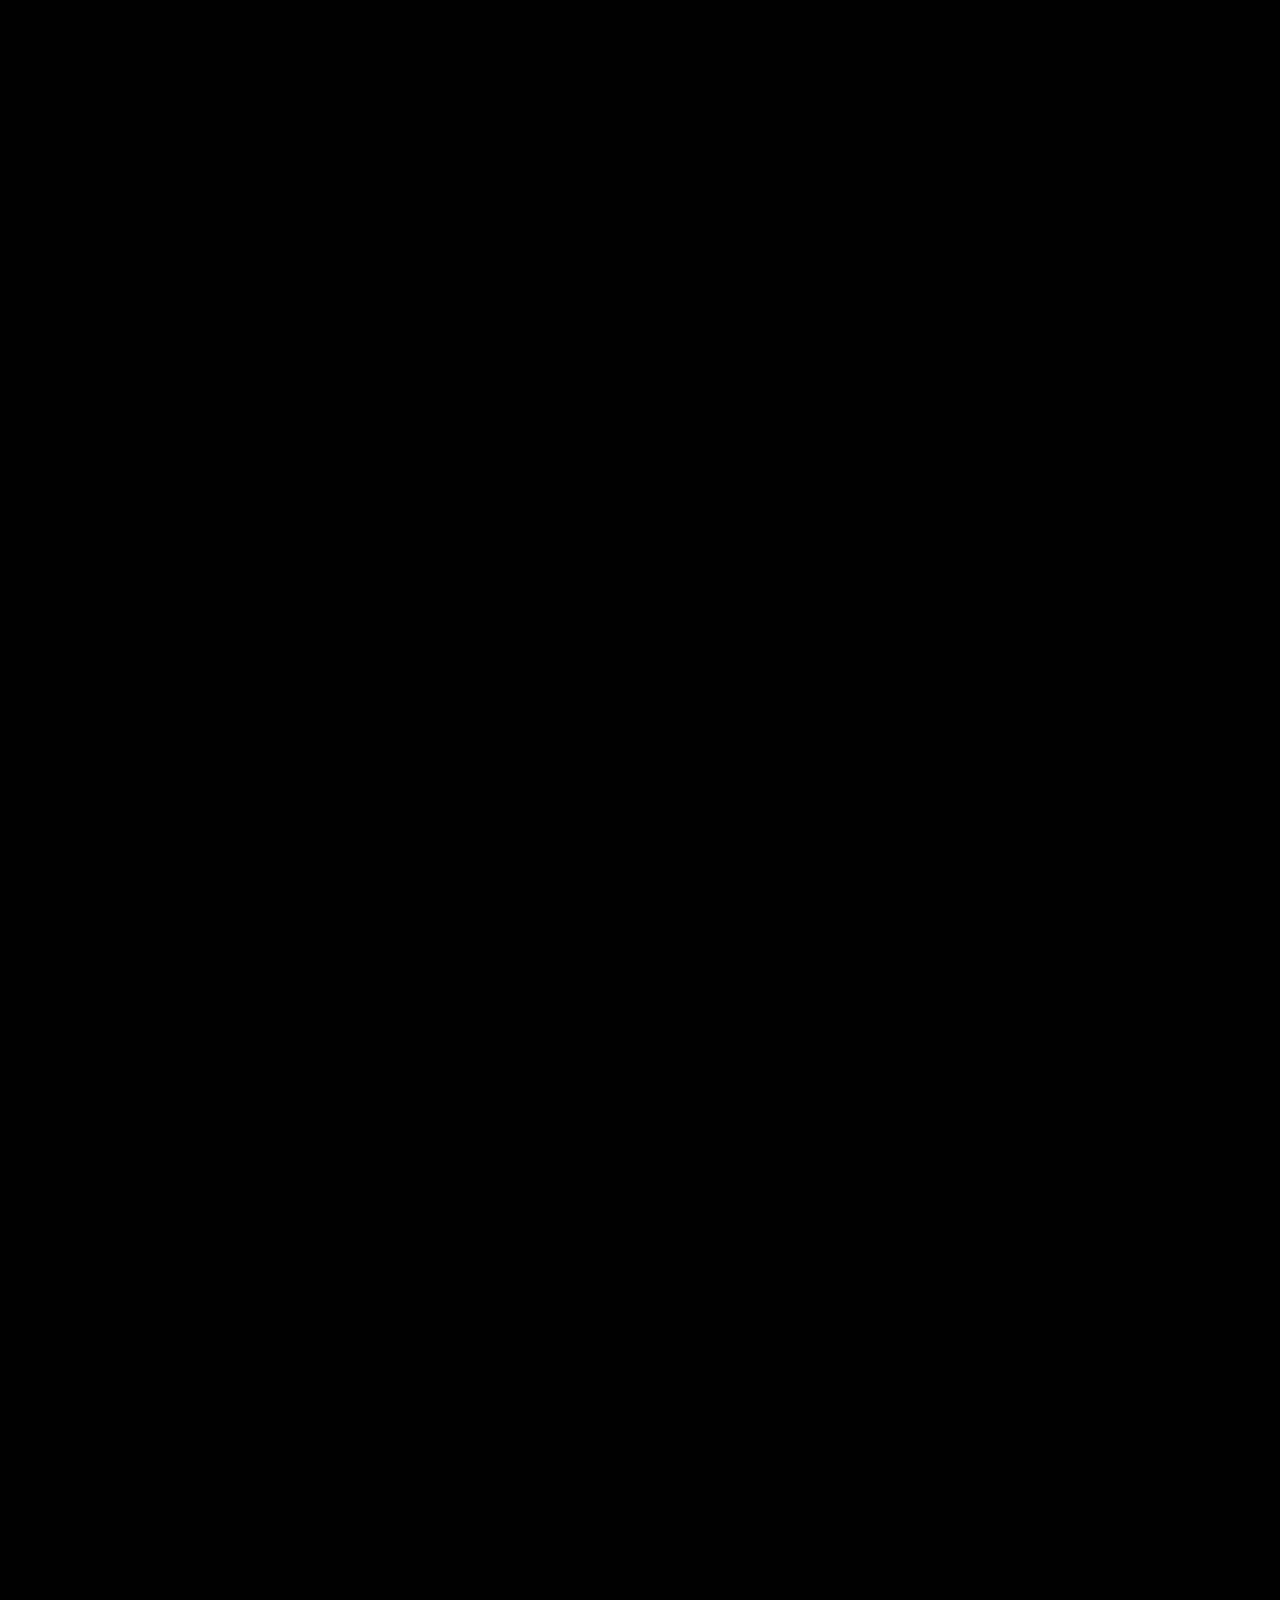
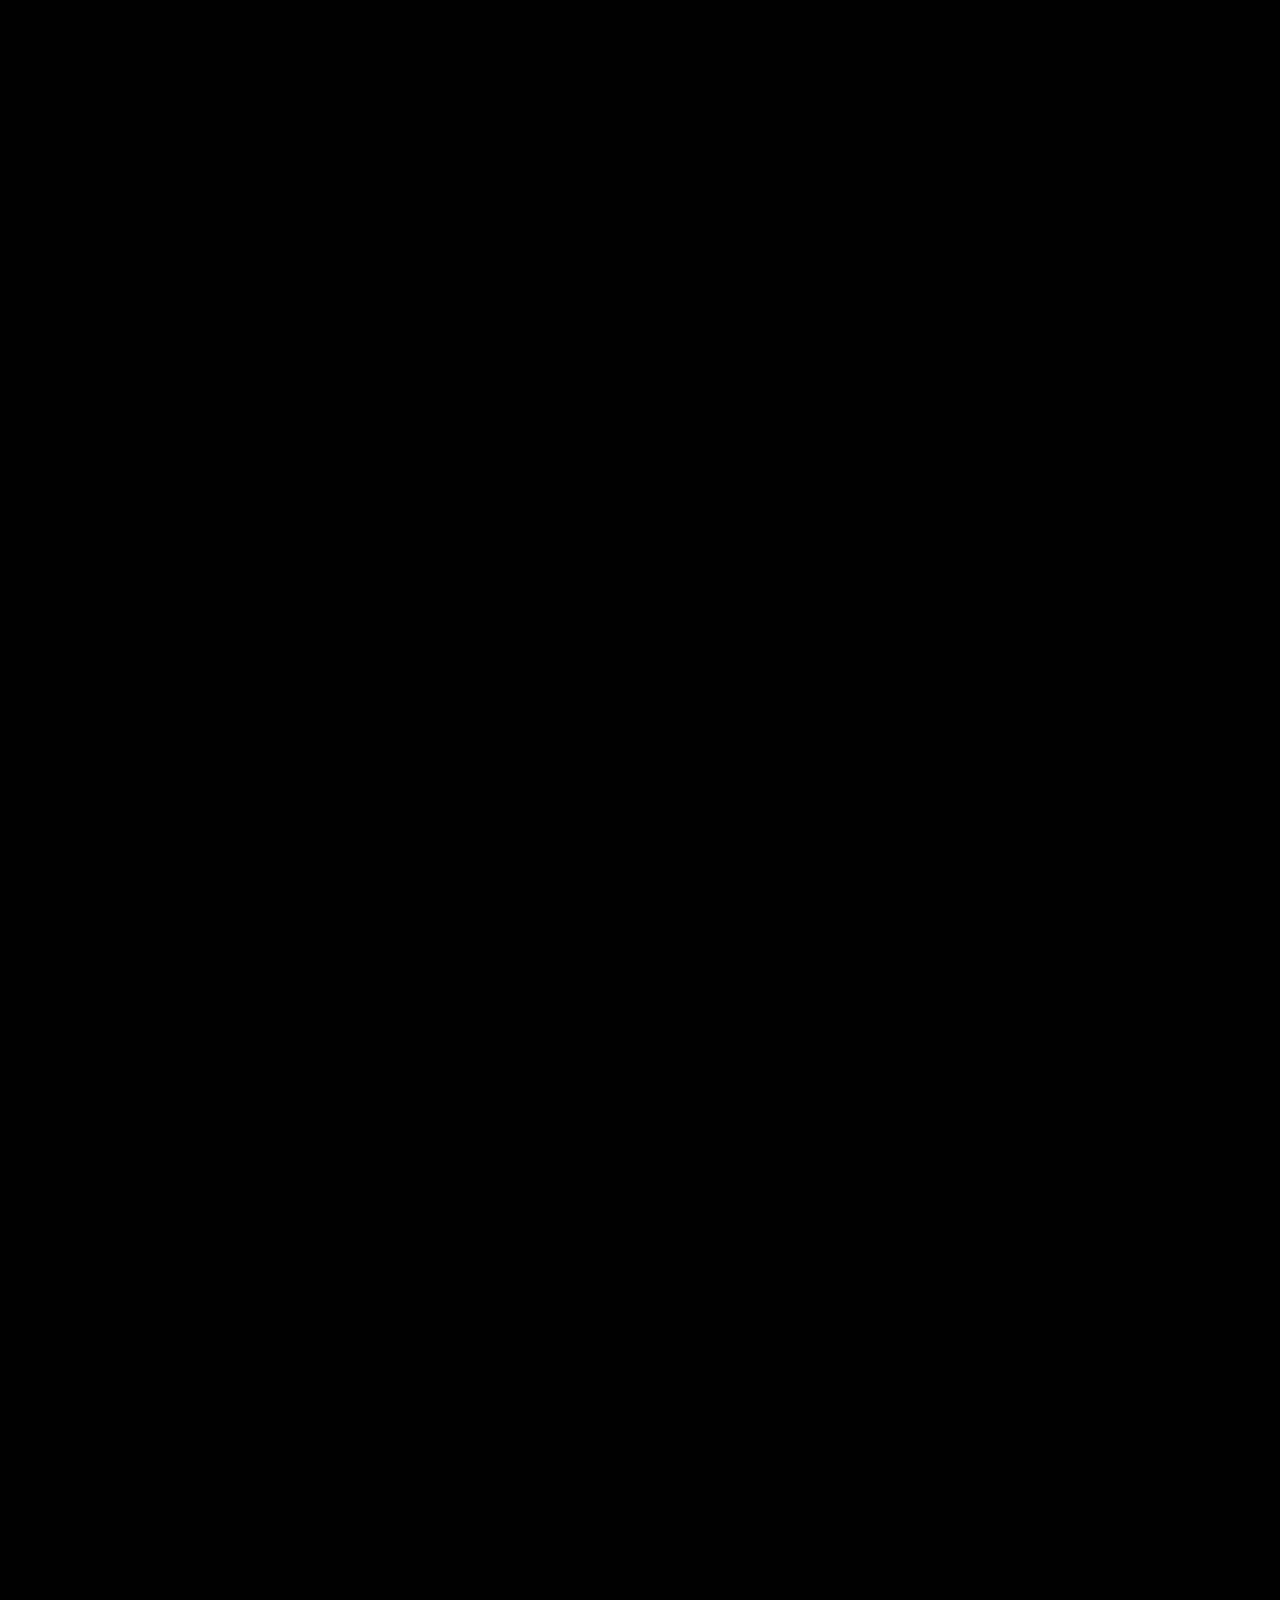
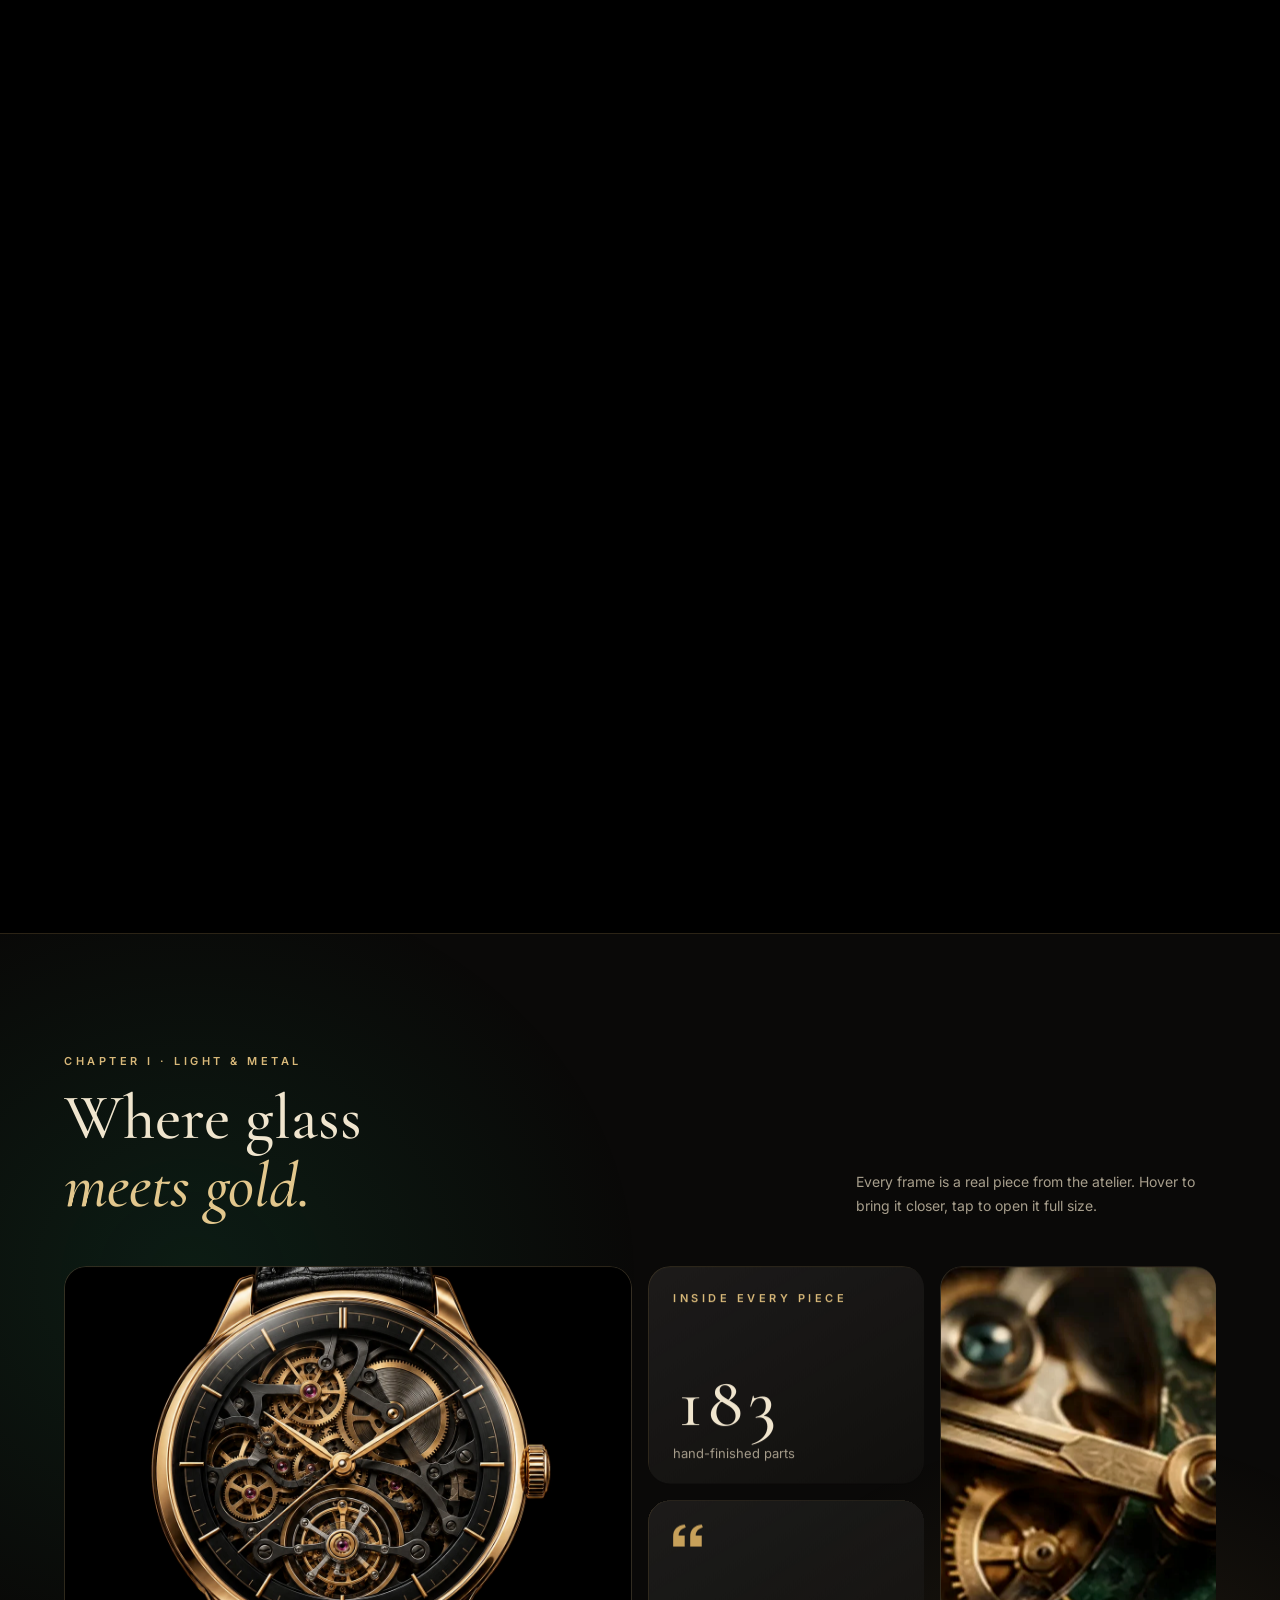
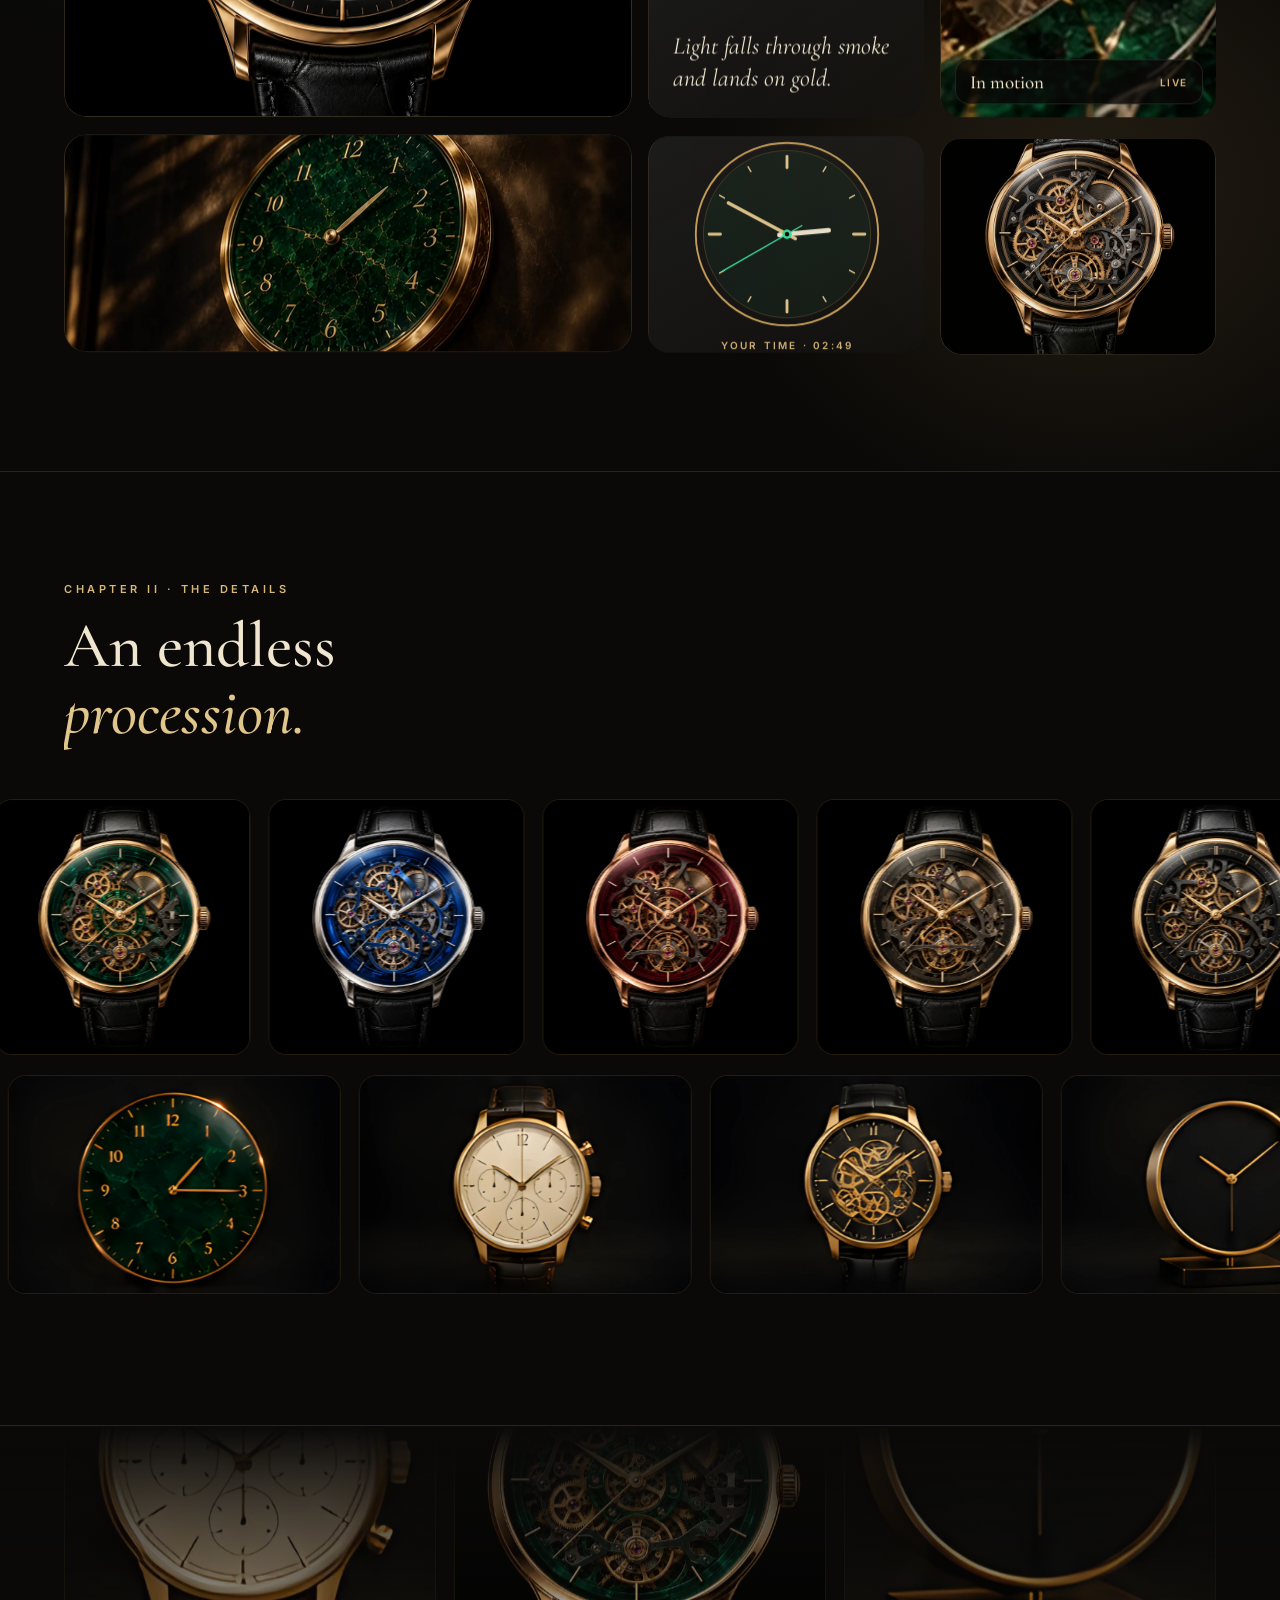
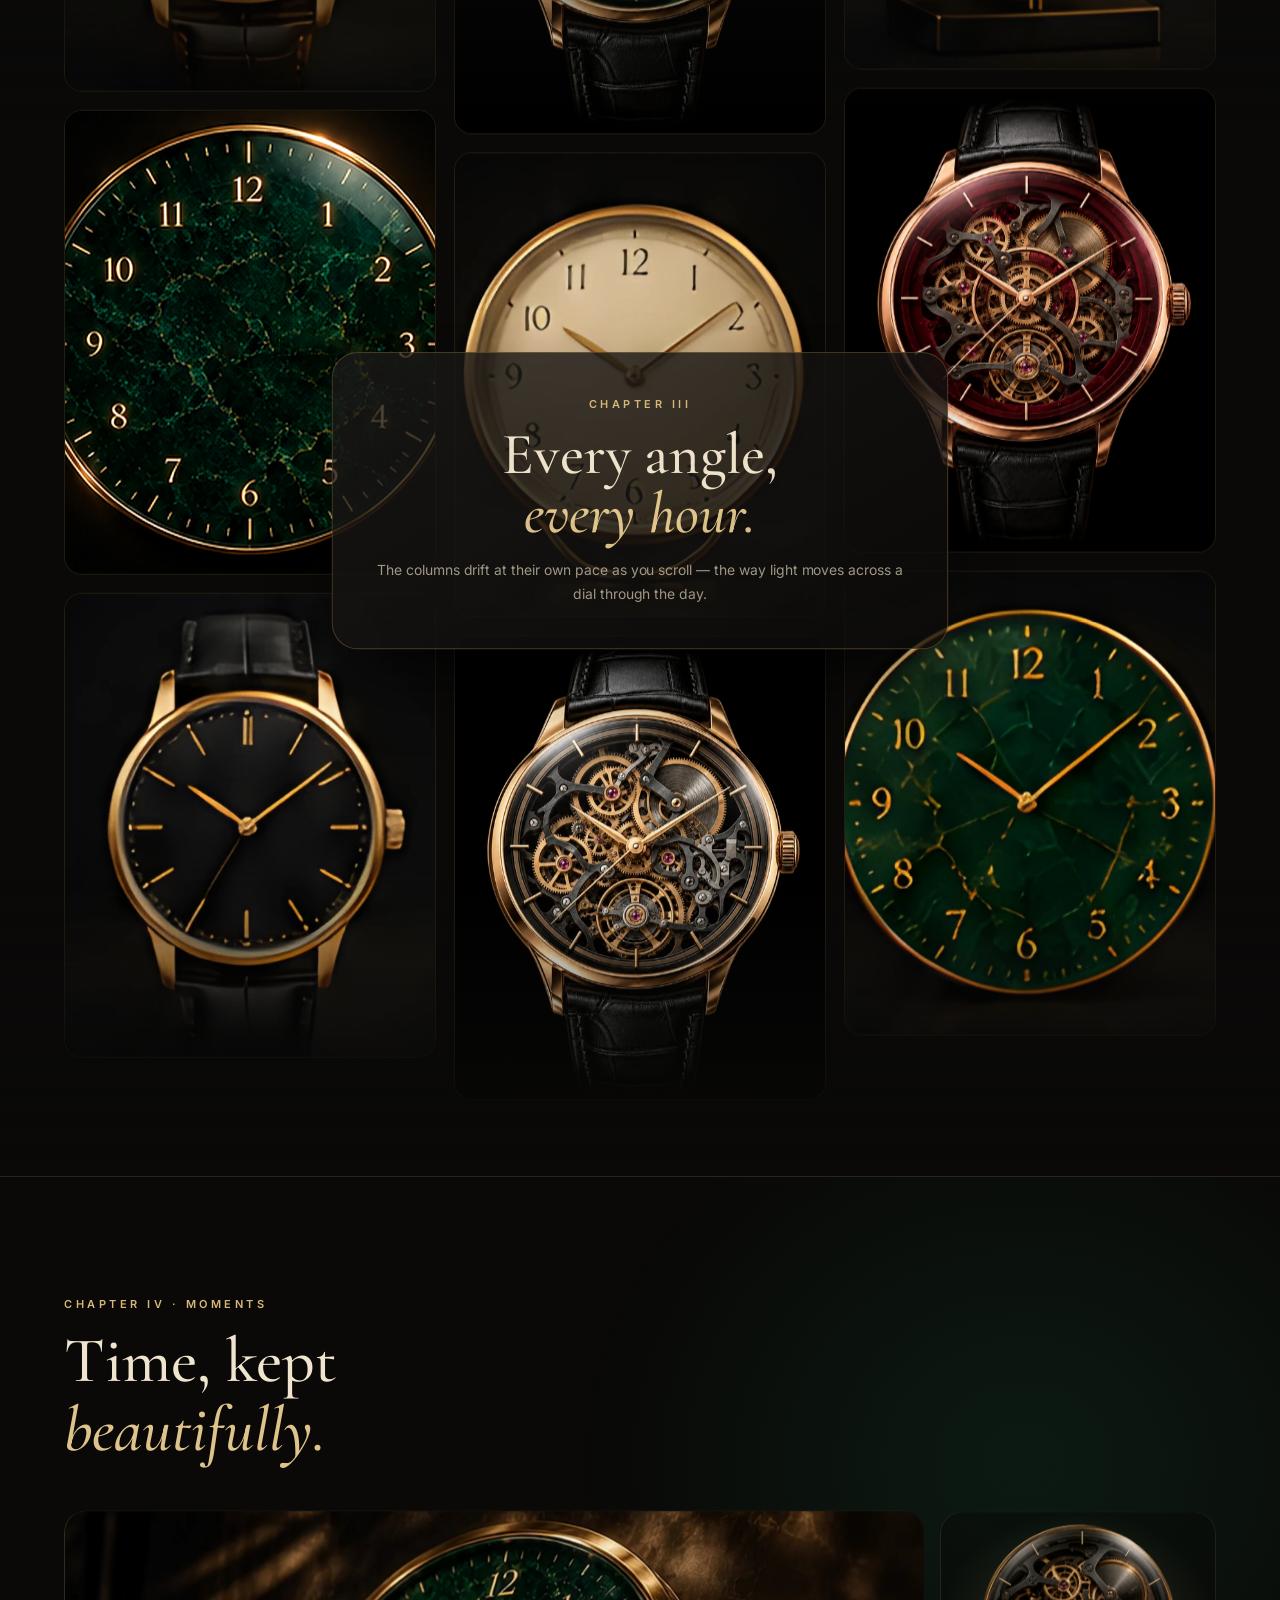
<file: gallery.html>
<!doctype html>
<html lang="en">
<head>
<meta charset="utf-8">
<meta name="viewport" content="width=device-width, initial-scale=1, viewport-fit=cover">
<title>Watchify — Gallery</title>
<meta name="description" content="The Watchify gallery: light, metal and movement, up close — including an interactive exploded view of our chronograph.">
<meta name="theme-color" content="#0A0908">
<link rel="icon" href="favicon.svg" type="image/svg+xml">
<link rel="preconnect" href="https://fonts.googleapis.com">
<link rel="preconnect" href="https://fonts.gstatic.com" crossorigin>
<link rel="stylesheet" href="https://fonts.googleapis.com/css2?family=Cormorant+Garamond:ital,wght@0,400;0,500;0,600;1,500&amp;family=Cinzel:wght@500&amp;family=Inter:wght@400;500;600&amp;family=JetBrains+Mono:wght@400;500&amp;display=swap">
<link rel="stylesheet" href="https://fonts.googleapis.com/css2?family=Inter:wght@400;500;600&amp;family=JetBrains+Mono:wght@400;500&amp;display=swap">
<link rel="stylesheet" href="https://fonts.googleapis.com/css2?family=Cormorant+Garamond:wght@400;500;600&amp;family=Inter:wght@400;500;600&amp;display=swap">
<link rel="stylesheet" href="css/cart.css">
<link rel="stylesheet" href="css/watch3d.css">
<link rel="stylesheet" href="css/watchexploded.css">
<link rel="stylesheet" href="css/cartdrawer.css">
<link rel="stylesheet" href="css/gallery.css">
<link rel="stylesheet" href="css/responsive.css">
<script src="js/vendor/three.min.js"></script>
<script src="js/vendor/gsap.min.js"></script>
<script src="js/vendor/ScrollTrigger.min.js"></script>
</head>
<body>
<div id="dc-root"></div>
<noscript><p style="font-family: sans-serif; color: #EDE6D6; background: #0A0908; padding: 24px">Watchify needs JavaScript to show its pages.</p></noscript>
<script src="js/vendor/react.production.min.js"></script>
<script src="js/dc-lite.js"></script>
<script src="js/components/WatchExploded.js"></script>
<script src="js/components/CartDrawer.js"></script>
<script src="js/components/Gallery.js"></script>
<script>DC.mount("Gallery");</script>
</body>
</html>
</file>
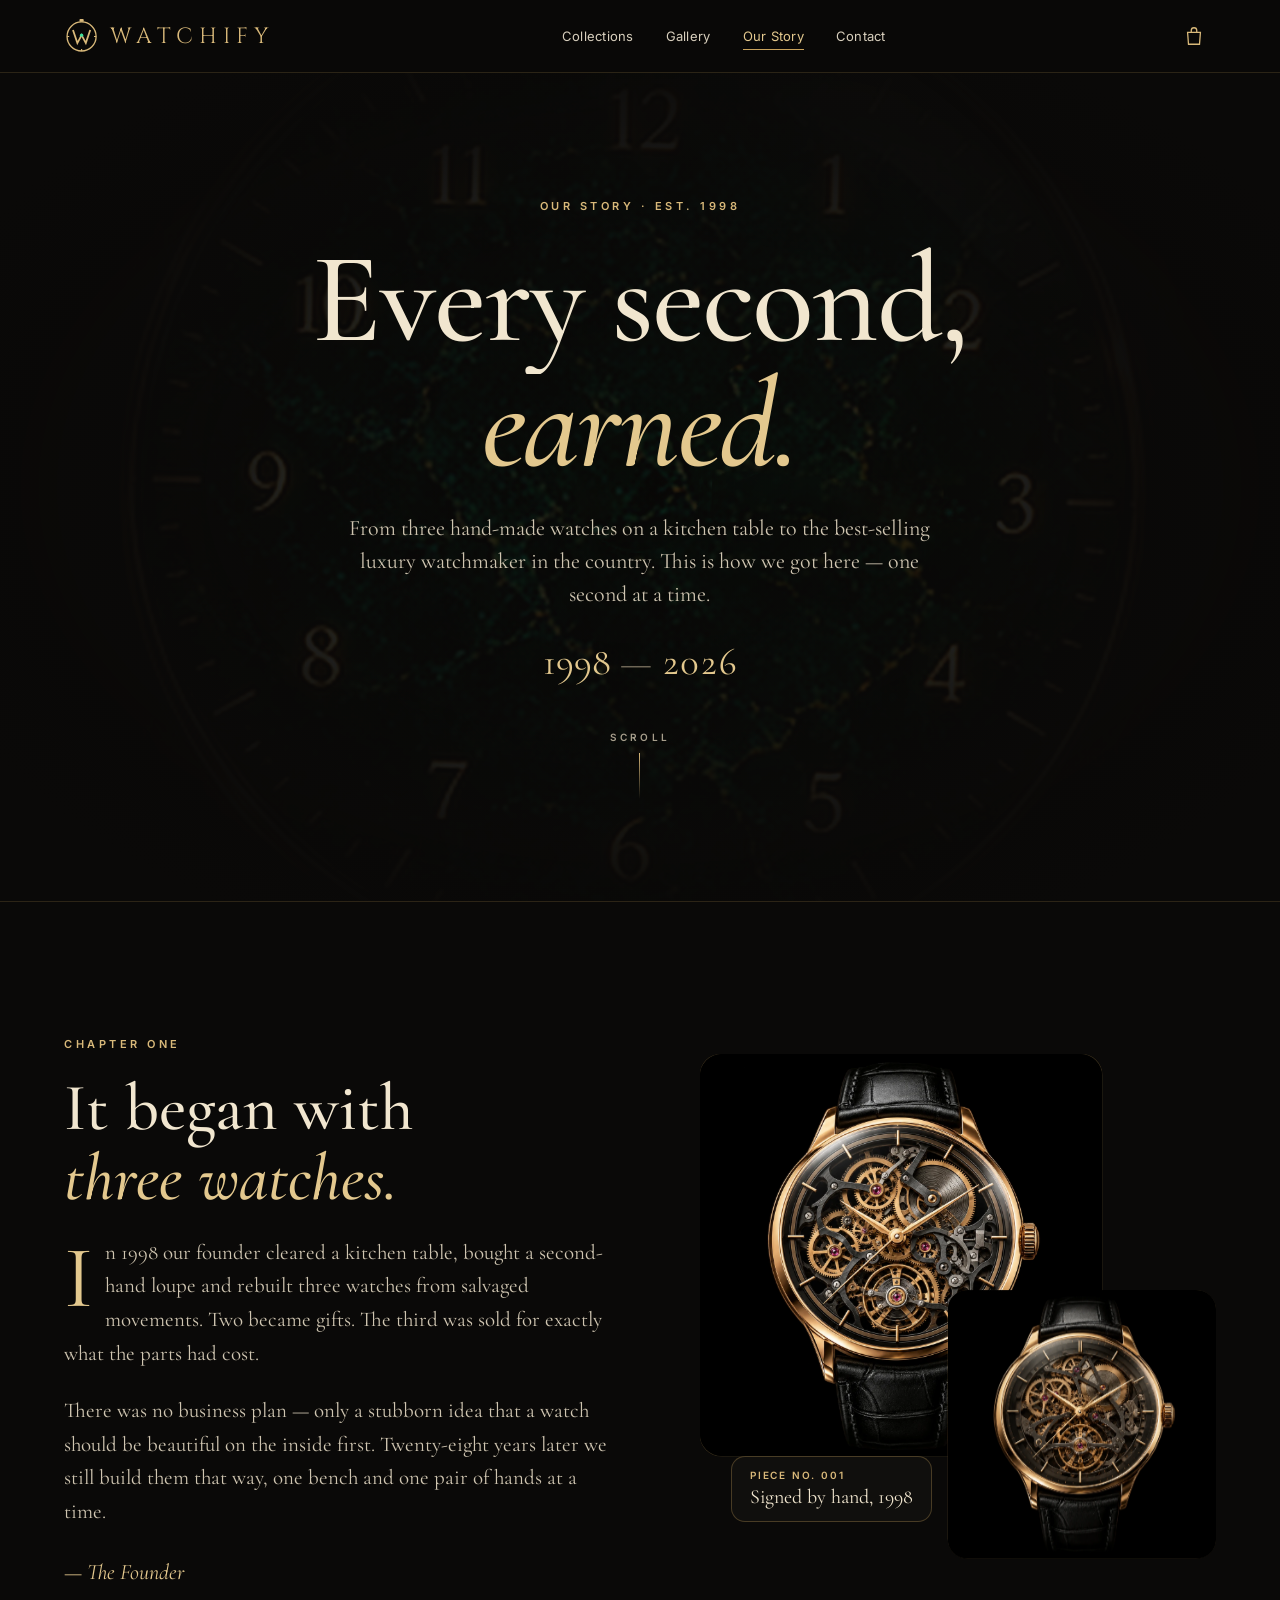
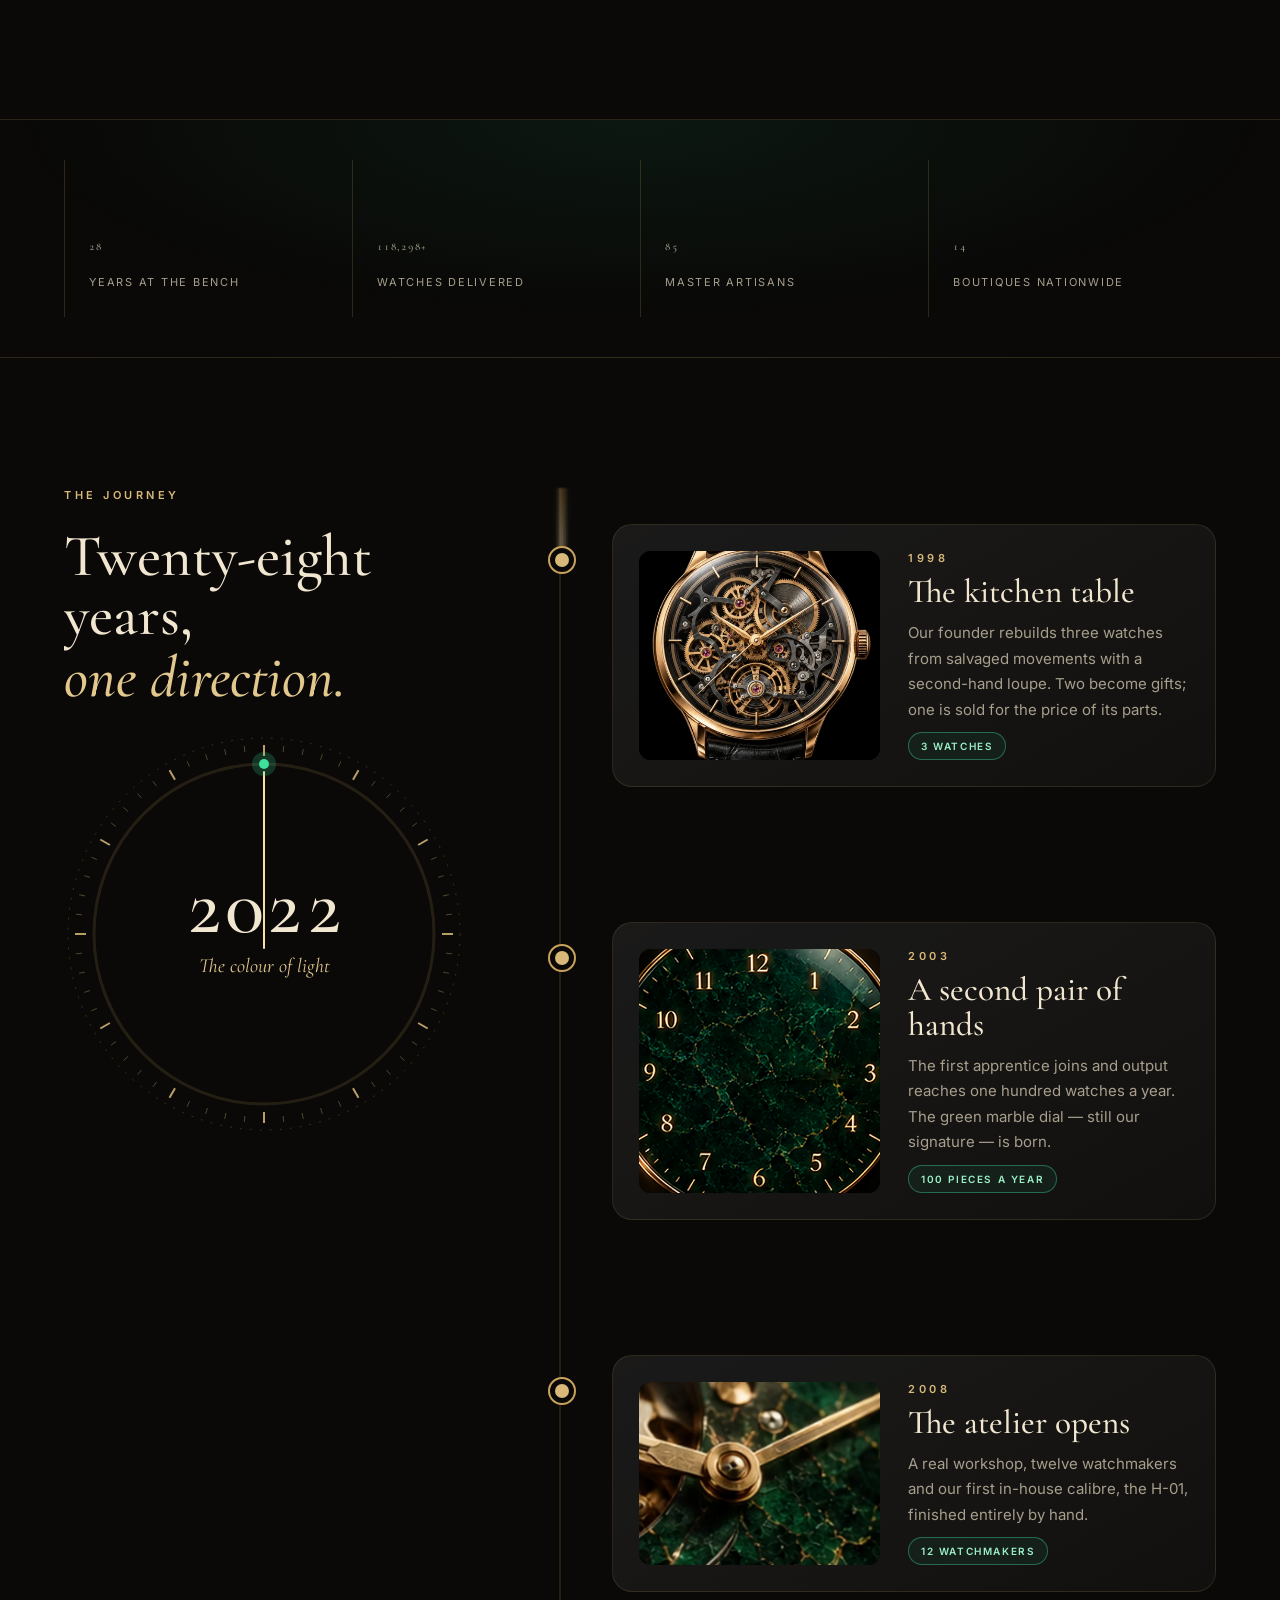
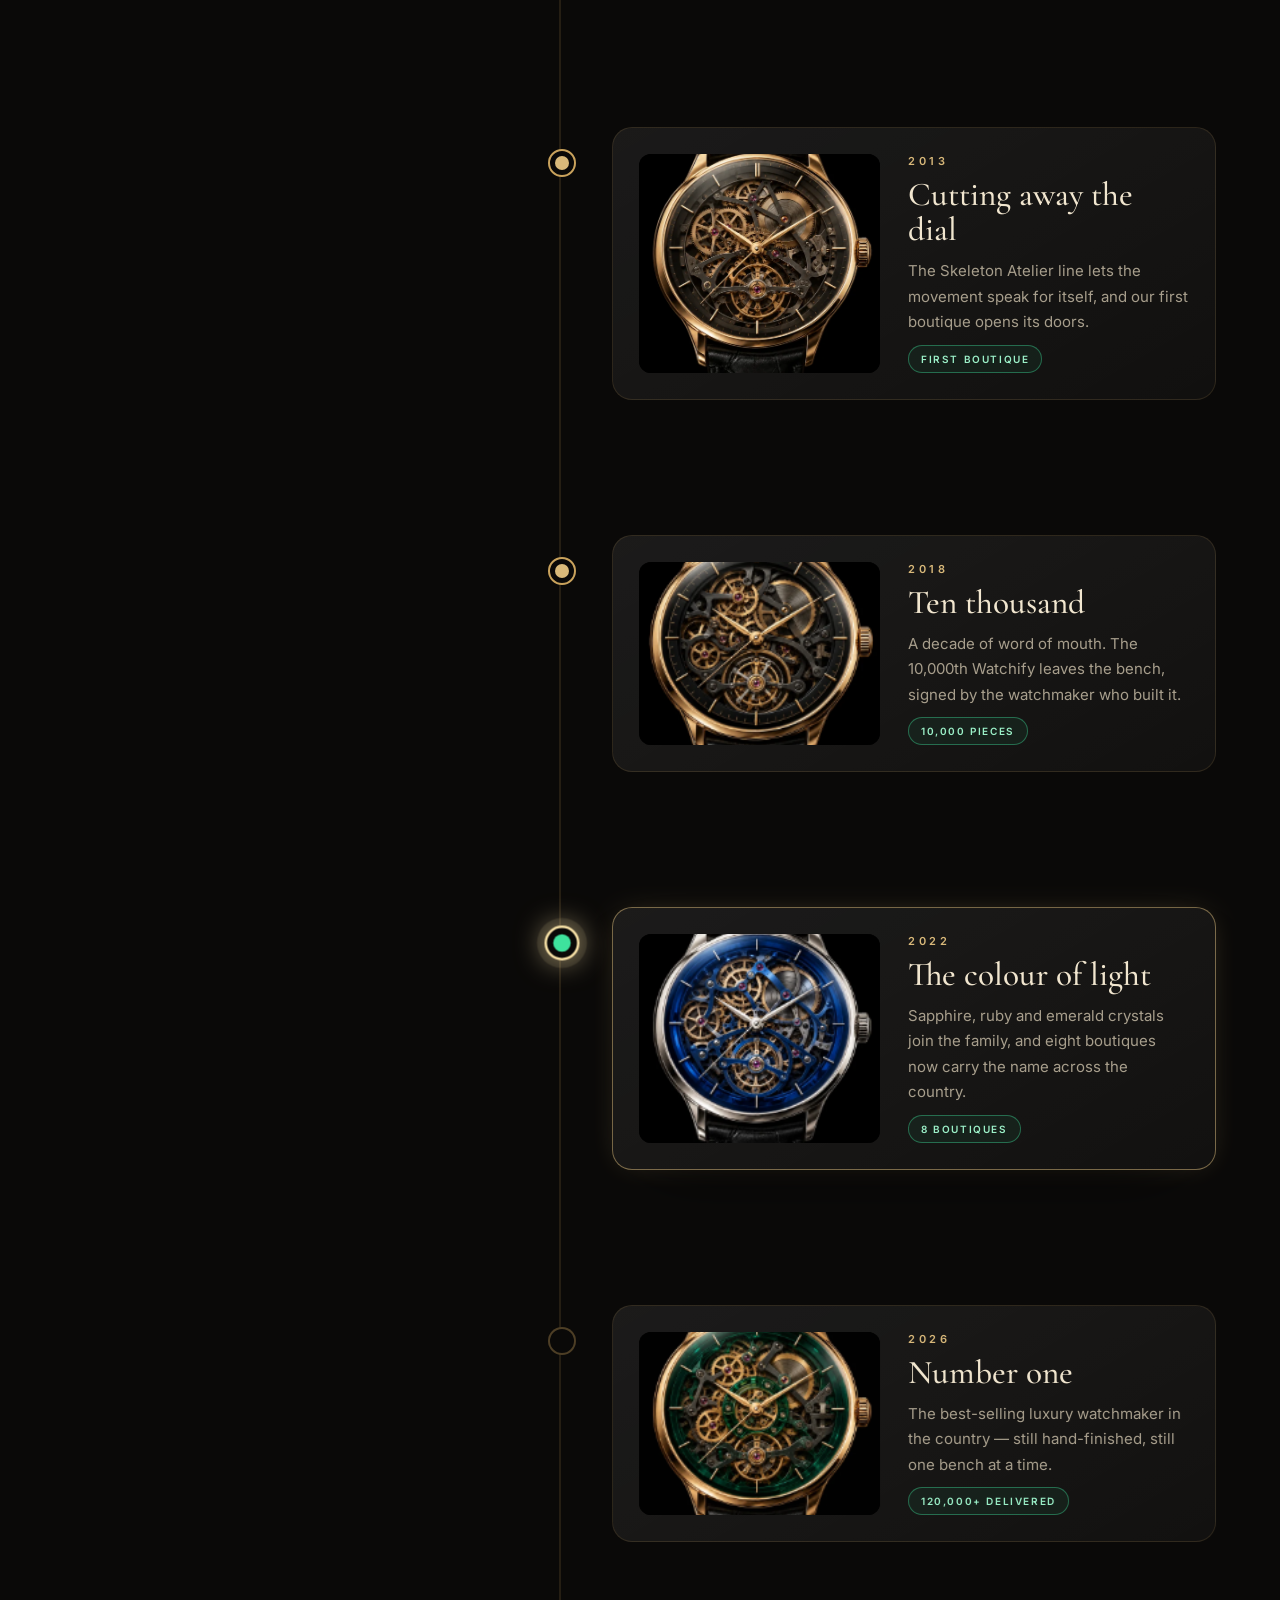
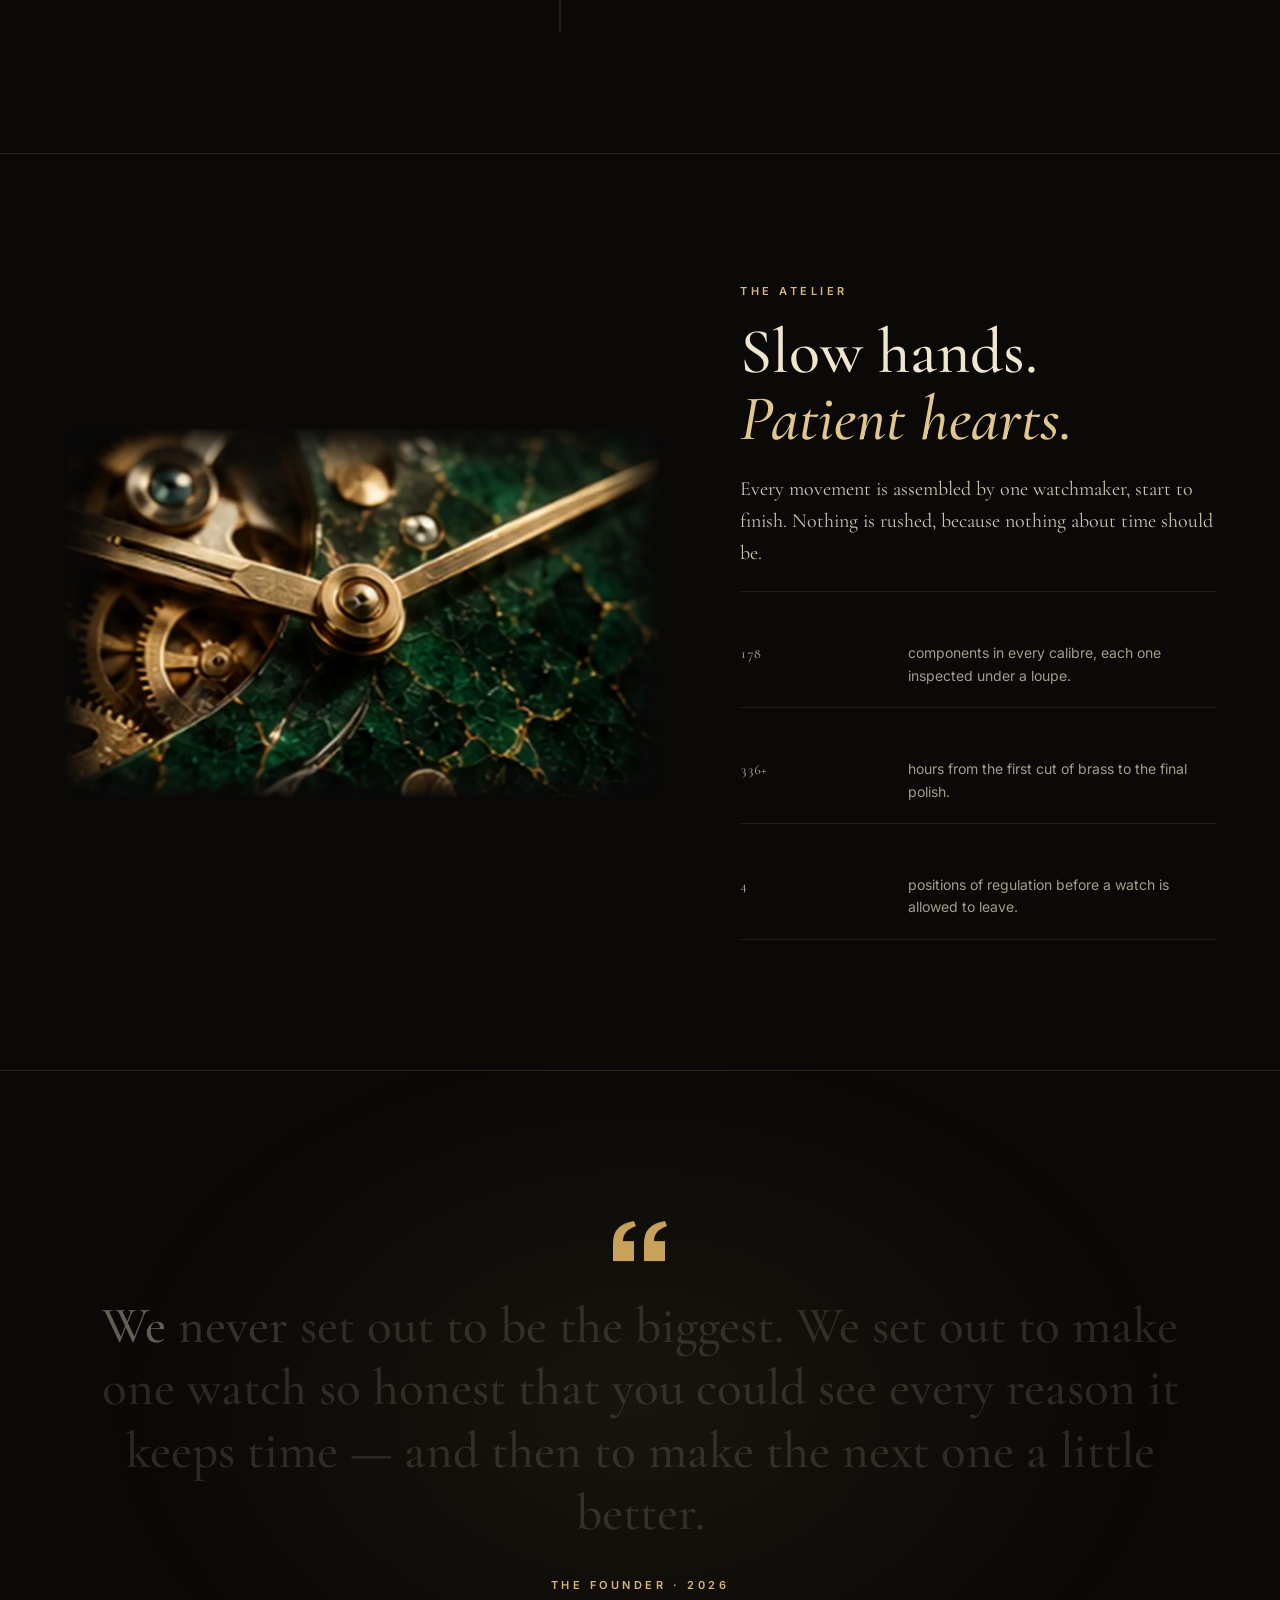
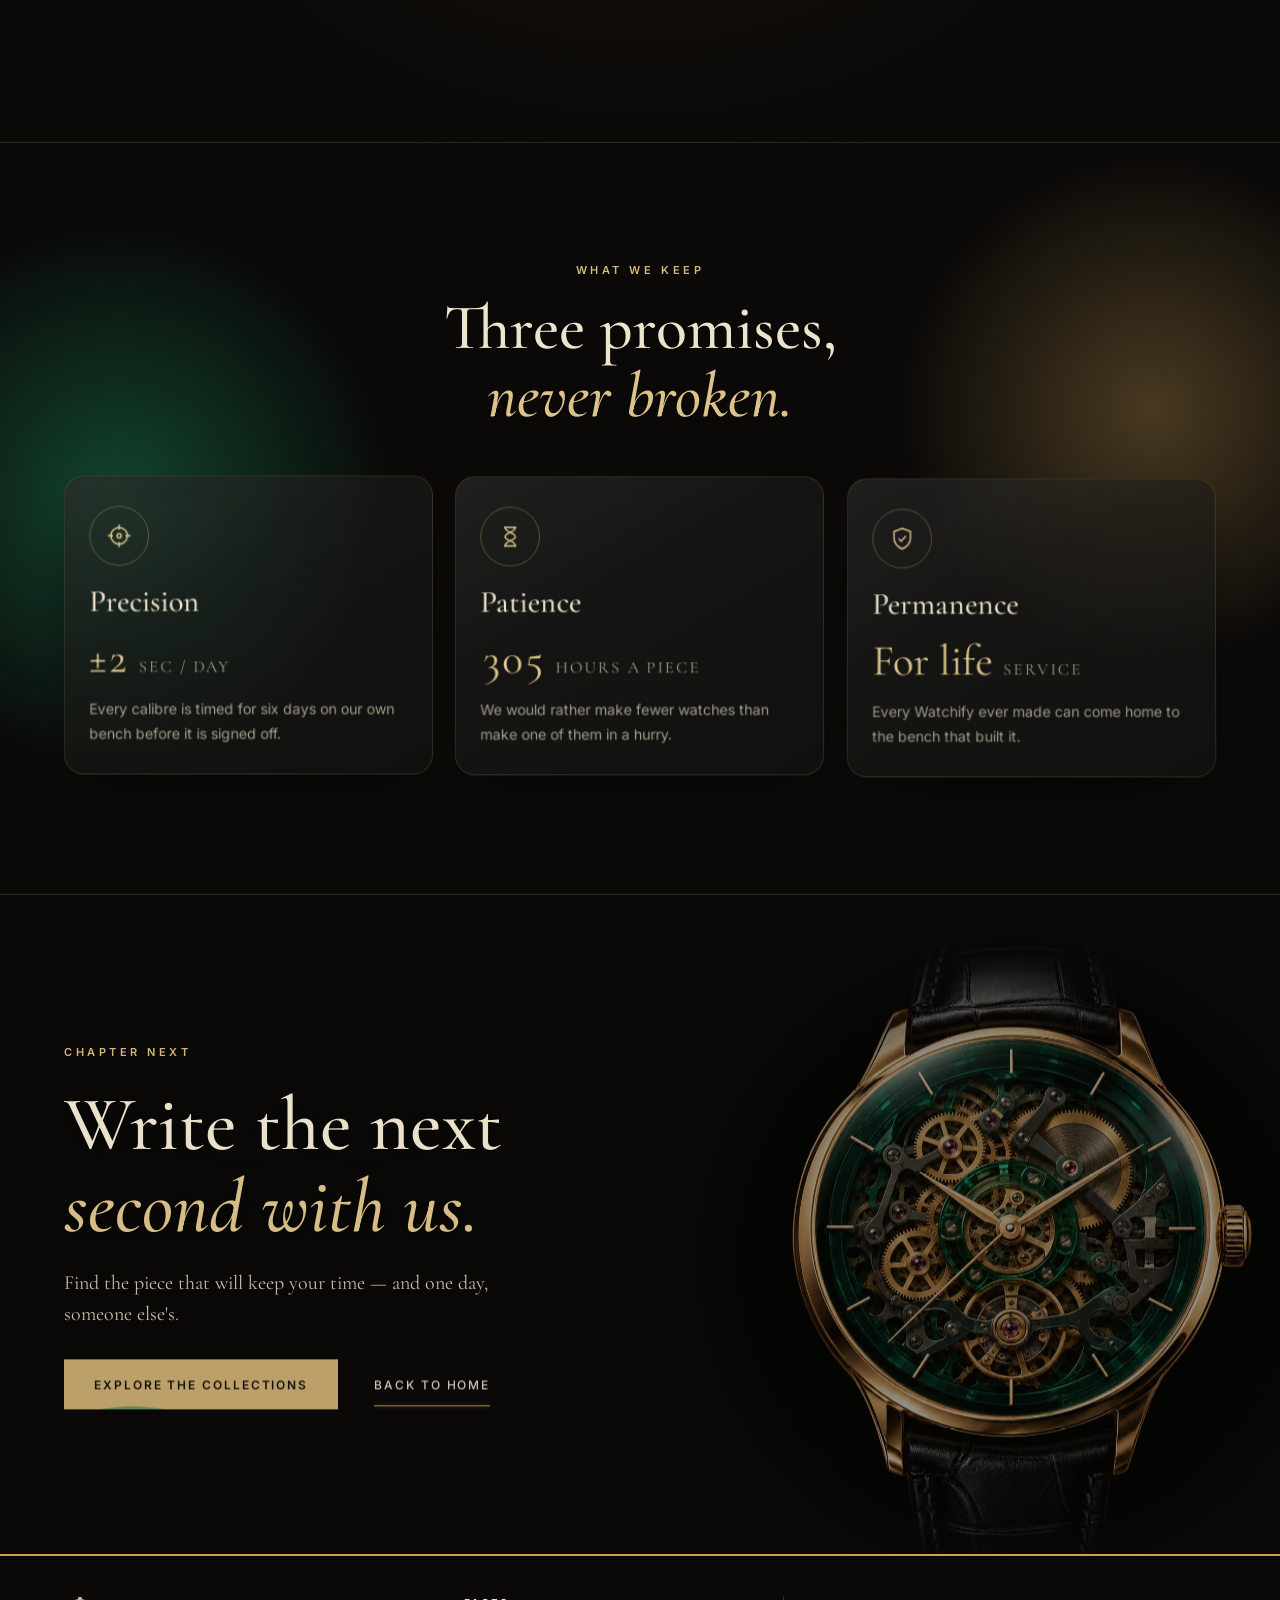
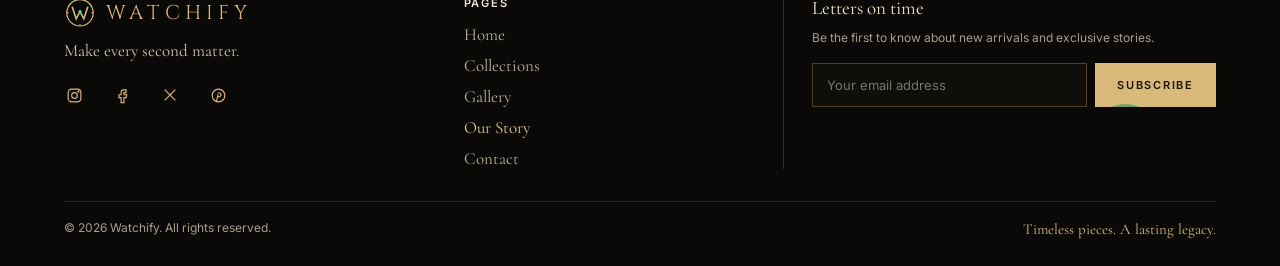
<file: story.html>
<!doctype html>
<html lang="en">
<head>
<meta charset="utf-8">
<meta name="viewport" content="width=device-width, initial-scale=1, viewport-fit=cover">
<title>Watchify — Our Story</title>
<meta name="description" content="The Watchify story — from a single bench and a handful of handmade watches to the country&#x27;s favourite watchmaker.">
<meta name="theme-color" content="#0A0908">
<link rel="icon" href="favicon.svg" type="image/svg+xml">
<link rel="preconnect" href="https://fonts.googleapis.com">
<link rel="preconnect" href="https://fonts.gstatic.com" crossorigin>
<link rel="stylesheet" href="https://fonts.googleapis.com/css2?family=Cormorant+Garamond:ital,wght@0,400;0,500;0,600;1,500&amp;family=Cinzel:wght@500&amp;family=Inter:wght@400;500;600&amp;display=swap">
<link rel="stylesheet" href="https://fonts.googleapis.com/css2?family=Cormorant+Garamond:wght@400;500;600&amp;family=Inter:wght@400;500;600&amp;display=swap">
<link rel="stylesheet" href="css/cart.css">
<link rel="stylesheet" href="css/cartdrawer.css">
<link rel="stylesheet" href="css/story.css">
<link rel="stylesheet" href="css/responsive.css">
<script src="js/vendor/gsap.min.js"></script>
<script src="js/vendor/ScrollTrigger.min.js"></script>
</head>
<body>
<div id="dc-root"></div>
<noscript><p style="font-family: sans-serif; color: #EDE6D6; background: #0A0908; padding: 24px">Watchify needs JavaScript to show its pages.</p></noscript>
<script src="js/vendor/react.production.min.js"></script>
<script src="js/dc-lite.js"></script>
<script src="js/components/CartDrawer.js"></script>
<script src="js/components/Story.js"></script>
<script>DC.mount("Story");</script>
</body>
</html>
</file>
<file: css/cart.css>
/* HOROLOGUE — cart drawer + navbar bag badge (shared by every page) */

/* Navbar bag badge */
.hg-bag{position:relative}
.hg-bag:focus-visible{outline:2px solid #D8AF65;outline-offset:2px;border-radius:50%}
.hg-bag-n{position:absolute;top:3px;right:0;min-width:18px;height:18px;padding:0 5px;box-sizing:border-box;border-radius:999px;background:#D8AF65;color:#1A1408;font:600 10px/18px 'Inter',system-ui,sans-serif;text-align:center;box-shadow:0 0 0 2px #0A0908, 0 0 12px rgba(216,175,101,0.7);pointer-events:none}
.hg-bag-n.is-bump{animation:hgc-bump 0.65s cubic-bezier(0.34,1.56,0.64,1)}
@keyframes hgc-bump{0%{transform:scale(1)}35%{transform:scale(1.45)}100%{transform:scale(1)}}

/* Overlay + drawer */
.hgc-root{position:fixed;inset:0;z-index:1000;visibility:hidden;pointer-events:none;transition:visibility 0s linear 0.42s}
.hgc-root.is-open{visibility:visible;pointer-events:auto;transition:visibility 0s}
.hgc-backdrop{position:absolute;inset:0;background:rgba(4,4,3,0.6);opacity:0;transition:opacity 0.38s ease}
.hgc-root.is-open .hgc-backdrop{opacity:1}
.hgc-drawer{position:absolute;top:0;right:0;width:40vw;height:100vh;height:100dvh;box-sizing:border-box;display:flex;flex-direction:column;color:#F3EAD7;font-family:'Inter',system-ui,sans-serif;background:linear-gradient(165deg, rgba(34,30,25,0.78) 0%, rgba(14,13,11,0.86) 55%, rgba(8,8,7,0.9) 100%);-webkit-backdrop-filter:blur(14px);backdrop-filter:blur(14px);border-left:1px solid rgba(216,175,101,0.38);box-shadow:-40px 0 90px -20px rgba(0,0,0,0.9), inset 1px 0 0 rgba(255,255,255,0.05);transform:translateX(102%);transition:transform 0.4s cubic-bezier(0.22,1,0.36,1);outline:none}
.hgc-root.is-open .hgc-drawer{transform:none}
@media (max-width: 1099px){.hgc-drawer{width:76vw}}
@media (max-width: 639px){.hgc-drawer{width:100vw;border-left:none}}

/* Header */
.hgc-head{flex:none;padding:24px 28px 0}
.hgc-top{display:flex;align-items:center;justify-content:space-between;gap:16px}
.hgc-title{margin:0;display:flex;align-items:center;gap:12px;font-family:'Cormorant Garamond',Georgia,serif;font-weight:500;font-size:34px;line-height:1;color:#F3EAD7}
.hgc-badge{display:inline-flex;align-items:center;justify-content:center;min-width:26px;height:26px;padding:0 8px;box-sizing:border-box;border-radius:999px;background:#D8AF65;color:#1A1408;font:600 12px/1 'Inter',system-ui,sans-serif;box-shadow:0 0 14px rgba(216,175,101,0.5)}
.hgc-x{flex:none;width:44px;height:44px;border-radius:50%;border:1px solid rgba(216,175,101,0.3);background:rgba(0,0,0,0.25);color:#F3EAD7;display:flex;align-items:center;justify-content:center;cursor:pointer;transition:border-color 0.4s ease, color 0.4s ease, transform 0.6s cubic-bezier(0.22,1,0.36,1), box-shadow 0.4s ease}
.hgc-x:hover{border-color:#D8AF65;color:#D8AF65;transform:rotate(90deg);box-shadow:0 0 18px rgba(216,175,101,0.35)}
.hgc-x:focus-visible{outline:2px solid #D8AF65;outline-offset:3px}
.hgc-bar{display:flex;flex-wrap:wrap;align-items:flex-end;justify-content:space-between;gap:12px 16px;margin-top:20px;border-bottom:1px solid rgba(216,175,101,0.18)}
.hgc-tabs{display:flex;gap:4px}
.hgc-tab{position:relative;min-height:46px;padding:0 16px;border:none;background:none;color:#A79E8C;font:500 14px/1 'Inter',system-ui,sans-serif;letter-spacing:0.02em;cursor:pointer;transition:color 0.35s ease}
.hgc-tab:hover{color:#F3EAD7}
.hgc-tab[aria-selected="true"]{color:#D8AF65}
.hgc-tab::after{content:"";position:absolute;left:10px;right:10px;bottom:-1px;height:2px;border-radius:2px;background:#D8AF65;box-shadow:0 0 10px rgba(216,175,101,0.7);transform:scaleX(0);transition:transform 0.45s cubic-bezier(0.22,1,0.36,1)}
.hgc-tab[aria-selected="true"]::after{transform:scaleX(1)}
.hgc-tab:focus-visible{outline:2px solid #D8AF65;outline-offset:-4px;border-radius:8px}
.hgc-search{position:relative;flex:1 1 190px;max-width:270px;margin-bottom:10px}
.hgc-search svg{position:absolute;left:13px;top:50%;margin-top:-8px;color:#A79E8C;pointer-events:none}
.hgc-search input{width:100%;box-sizing:border-box;min-height:42px;padding:0 38px 0 38px;border-radius:12px;border:1px solid rgba(216,175,101,0.28);background:rgba(0,0,0,0.35);color:#F3EAD7;font:400 14px 'Inter',system-ui,sans-serif;outline:none;transition:border-color 0.35s ease, box-shadow 0.4s ease}
.hgc-search input::placeholder{color:#8C836F}
.hgc-search input:focus{border-color:#D8AF65;box-shadow:0 0 0 3px rgba(216,175,101,0.18), 0 0 18px rgba(216,175,101,0.25)}
.hgc-search input::-webkit-search-cancel-button{-webkit-appearance:none;appearance:none}
.hgc-clear{position:absolute;right:4px;top:50%;margin-top:-17px;width:34px;height:34px;border:none;border-radius:50%;background:none;color:#A79E8C;display:flex;align-items:center;justify-content:center;cursor:pointer}
.hgc-clear:hover{color:#D8AF65}
.hgc-clear:focus-visible{outline:2px solid #D8AF65;outline-offset:-2px}

/* Scrolling body */
.hgc-body{position:relative;flex:1 1 auto;min-height:0;overflow-y:auto;overscroll-behavior:contain;padding:20px 28px 28px;scrollbar-width:thin;scrollbar-color:rgba(216,175,101,0.6) rgba(0,0,0,0)}
.hgc-body::-webkit-scrollbar{width:8px}
.hgc-body::-webkit-scrollbar-thumb{background:rgba(216,175,101,0.5);border-radius:8px}
.hgc-body::-webkit-scrollbar-track{background:transparent}
.hgc-note{margin:0 0 14px;padding:10px 14px;border-radius:12px;border:1px solid rgba(216,175,101,0.25);font-size:12px;line-height:1.5;color:#CFC5B1;background:rgba(216,175,101,0.06)}

/* Product cards */
.hgc-grid{display:grid;grid-template-columns:repeat(2, minmax(0, 1fr));gap:14px}
@media (max-width: 379px){.hgc-grid{grid-template-columns:minmax(0, 1fr)}}
.hgc-card{position:relative;border-radius:16px;overflow:hidden;border:1px solid rgba(216,175,101,0.16);background:#0B0A08;box-shadow:0 20px 40px -28px rgba(0,0,0,1);transition:border-color 0.45s ease, box-shadow 0.5s ease, transform 0.6s cubic-bezier(0.22,1,0.36,1);animation:hgc-in 0.6s cubic-bezier(0.22,1,0.36,1) both}
.hgc-card:hover,.hgc-card:focus-within{border-color:rgba(216,175,101,0.6);box-shadow:0 26px 50px -28px rgba(0,0,0,1), 0 0 22px -4px rgba(216,175,101,0.4);transform:translateY(-3px)}
.hgc-card.is-added{animation:hgc-glow 1.3s ease}
@keyframes hgc-glow{0%{box-shadow:0 0 0 0 rgba(216,175,101,0.8)}40%{box-shadow:0 0 0 4px rgba(216,175,101,0.35), 0 0 34px rgba(216,175,101,0.55)}100%{box-shadow:0 20px 40px -28px rgba(0,0,0,1)}}
@keyframes hgc-in{from{opacity:0;transform:translateY(12px)}to{opacity:1;transform:none}}
.hgc-media{position:relative;aspect-ratio:1 / 1.04;overflow:hidden;background:linear-gradient(110deg, #0E0D0B 30%, #1A1712 50%, #0E0D0B 70%);background-size:220% 100%;animation:hgc-shimmer 1.6s linear infinite}
.hgc-media.is-loaded{animation:none;background:#000}
@keyframes hgc-shimmer{from{background-position:120% 0}to{background-position:-120% 0}}
.hgc-media img{position:absolute;inset:0;width:100%;height:100%;object-fit:cover;display:block;transform:scale(1.02);transition:transform 1.1s cubic-bezier(0.22,1,0.36,1)}
.hgc-card:hover .hgc-media img{transform:scale(1.07)}
.hgc-media::after{content:"";position:absolute;inset:0;background:linear-gradient(180deg, rgba(0,0,0,0) 45%, rgba(0,0,0,0.55) 72%, rgba(0,0,0,0.88) 100%);pointer-events:none}
.hgc-ph{position:absolute;inset:0;display:flex;flex-direction:column;align-items:center;justify-content:center;gap:8px;background:radial-gradient(closest-side, rgba(216,175,101,0.12), rgba(0,0,0,0)), #0B0A08;color:#8C836F;font-size:10px;font-weight:600;letter-spacing:0.18em}
.hgc-info{position:absolute;left:14px;right:62px;bottom:14px;z-index:1;display:flex;flex-direction:column;gap:2px}
.hgc-name{margin:0;font-family:'Cormorant Garamond',Georgia,serif;font-weight:500;font-size:18px;line-height:1.15;color:#F3EAD7}
.hgc-price{margin:0;font-family:'Cormorant Garamond',Georgia,serif;font-size:16px;color:#E8CF9A}
.hgc-add{position:absolute;right:12px;bottom:12px;z-index:2;width:42px;height:42px;padding:0;border-radius:50%;border:1.5px solid #D8AF65;background:rgba(10,9,8,0.72);color:#D8AF65;display:flex;align-items:center;justify-content:center;cursor:pointer;transition:background 0.35s ease, color 0.35s ease, box-shadow 0.4s ease, transform 0.5s cubic-bezier(0.34,1.56,0.64,1)}
.hgc-add:hover{background:#D8AF65;color:#1A1408;box-shadow:0 0 18px rgba(216,175,101,0.6);transform:scale(1.06)}
.hgc-add:active{transform:scale(0.92)}
.hgc-add:focus-visible{outline:2px solid #F3EAD7;outline-offset:3px}
.hgc-add.is-added{background:#D8AF65;color:#1A1408;box-shadow:0 0 22px rgba(216,175,101,0.75);animation:hgc-pop 0.55s cubic-bezier(0.34,1.56,0.64,1)}
@keyframes hgc-pop{0%{transform:scale(0.6)}100%{transform:scale(1)}}
.hgc-qtytag{position:absolute;left:12px;top:12px;z-index:2;padding:5px 10px;border-radius:999px;background:rgba(10,9,8,0.8);border:1px solid rgba(216,175,101,0.45);font-size:10px;font-weight:600;letter-spacing:0.14em;color:#E8CF9A}

/* Empty states */
.hgc-empty{display:flex;flex-direction:column;align-items:center;justify-content:center;gap:16px;min-height:52vh;text-align:center;padding:24px 10px;animation:hgc-in 0.6s cubic-bezier(0.22,1,0.36,1) both}
.hgc-empty-ic{width:96px;height:96px;border-radius:50%;display:flex;align-items:center;justify-content:center;border:1px solid rgba(216,175,101,0.4);color:#D8AF65;background:radial-gradient(closest-side, rgba(216,175,101,0.16), rgba(216,175,101,0));box-shadow:0 0 40px -10px rgba(216,175,101,0.5)}
.hgc-empty h3{margin:0;font-family:'Cormorant Garamond',Georgia,serif;font-weight:500;font-size:28px;color:#F3EAD7}
.hgc-empty p{margin:0;max-width:300px;font-size:14px;line-height:1.6;color:#A79E8C}
.hgc-ghost{min-height:46px;padding:0 24px;border-radius:999px;border:1px solid #D8AF65;background:none;color:#D8AF65;font:600 11px/1 'Inter',system-ui,sans-serif;letter-spacing:0.18em;cursor:pointer;transition:background 0.35s ease, color 0.35s ease, box-shadow 0.4s ease}
.hgc-ghost:hover{background:#D8AF65;color:#1A1408;box-shadow:0 0 22px rgba(216,175,101,0.45)}
.hgc-ghost:focus-visible{outline:2px solid #F3EAD7;outline-offset:3px}

/* Cart items */
.hgc-list{display:flex;flex-direction:column;gap:12px;margin:0;padding:0;list-style:none}
.hgc-item{display:grid;grid-template-columns:84px minmax(0, 1fr);gap:14px 16px;padding:12px;border-radius:16px;border:1px solid rgba(216,175,101,0.16);background:linear-gradient(150deg, rgba(255,255,255,0.045), rgba(255,255,255,0.01));animation:hgc-in 0.5s cubic-bezier(0.22,1,0.36,1) both;transition:border-color 0.4s ease}
.hgc-item:hover{border-color:rgba(216,175,101,0.4)}
.hgc-thumb{position:relative;width:84px;height:84px;border-radius:12px;overflow:hidden;background:#000}
.hgc-thumb img{width:100%;height:100%;object-fit:cover;display:block}
.hgc-thumb .hgc-ph{gap:0}
.hgc-item-main{min-width:0;display:flex;flex-direction:column;gap:8px}
.hgc-item-row{display:flex;align-items:flex-start;justify-content:space-between;gap:10px}
.hgc-item-name{margin:0;font-family:'Cormorant Garamond',Georgia,serif;font-weight:500;font-size:20px;line-height:1.15;color:#F3EAD7}
.hgc-item-unit{margin:2px 0 0;font-size:12px;color:#A79E8C}
.hgc-item-line{margin:0;font-family:'Cormorant Garamond',Georgia,serif;font-size:20px;color:#E8CF9A;white-space:nowrap}
.hgc-qty{display:inline-flex;align-items:center;border:1px solid rgba(216,175,101,0.35);border-radius:999px;background:rgba(0,0,0,0.25)}
.hgc-qty button{width:40px;height:40px;padding:0;border:none;border-radius:50%;background:none;color:#D8AF65;display:flex;align-items:center;justify-content:center;cursor:pointer;transition:background 0.3s ease, color 0.3s ease}
.hgc-qty button:hover{background:rgba(216,175,101,0.14)}
.hgc-qty button:focus-visible{outline:2px solid #D8AF65;outline-offset:-2px}
.hgc-qty output{min-width:30px;text-align:center;font:600 14px/1 'Inter',system-ui,sans-serif;color:#F3EAD7;font-variant-numeric:tabular-nums}
.hgc-rm{min-height:40px;padding:0 4px;border:none;background:none;color:#A79E8C;font:600 10px/1 'Inter',system-ui,sans-serif;letter-spacing:0.16em;display:inline-flex;align-items:center;gap:6px;cursor:pointer;transition:color 0.3s ease}
.hgc-rm:hover{color:#F08A8A}
.hgc-rm:focus-visible{outline:2px solid #D8AF65;outline-offset:2px;border-radius:6px}

/* Sticky summary */
.hgc-sum{flex:none;padding:18px 28px calc(22px + env(safe-area-inset-bottom, 0px));border-top:1px solid rgba(216,175,101,0.28);background:linear-gradient(180deg, rgba(14,13,11,0.82), rgba(8,8,7,0.95));-webkit-backdrop-filter:blur(18px);backdrop-filter:blur(18px);display:flex;flex-direction:column;gap:10px;animation:hgc-in 0.5s cubic-bezier(0.22,1,0.36,1) both}
.hgc-sum-row{display:flex;align-items:baseline;justify-content:space-between;gap:12px;margin:0;font-size:13px;color:#A79E8C}
.hgc-sum-row b{font-weight:500;color:#F3EAD7}
.hgc-sum-total{font-family:'Cormorant Garamond',Georgia,serif;font-size:30px;color:#F3EAD7}
.hgc-cta{position:relative;overflow:hidden;display:flex;align-items:center;justify-content:center;gap:12px;width:100%;min-height:56px;margin-top:6px;border-radius:14px;background:linear-gradient(180deg, #E6C27D 0%, #D8AF65 55%, #C4994D 100%);color:#1A1408;font:600 12px/1 'Inter',system-ui,sans-serif;letter-spacing:0.2em;text-decoration:none;box-shadow:0 14px 34px -14px rgba(216,175,101,0.8), inset 0 1px 0 rgba(255,255,255,0.45);transition:box-shadow 0.45s ease, transform 0.5s cubic-bezier(0.22,1,0.36,1)}
.hgc-cta::before{content:"";position:absolute;top:0;bottom:0;left:-60%;width:40%;background:linear-gradient(100deg, rgba(255,255,255,0), rgba(255,255,255,0.55), rgba(255,255,255,0));transform:skewX(-18deg);transition:left 0.9s cubic-bezier(0.22,1,0.36,1)}
.hgc-cta:hover{color:#1A1408;box-shadow:0 18px 44px -12px rgba(216,175,101,0.95), 0 0 26px rgba(216,175,101,0.45);transform:translateY(-1px)}
.hgc-cta:hover::before{left:130%}
.hgc-cta:focus-visible{outline:2px solid #F3EAD7;outline-offset:3px}
.hgc-cta svg{transition:transform 0.5s cubic-bezier(0.22,1,0.36,1)}
.hgc-cta:hover svg{transform:translateX(4px)}

/* Toast */
.hgc-toast{position:absolute;left:28px;right:28px;bottom:24px;z-index:5;margin:0;display:flex;align-items:center;gap:10px;padding:14px 16px;border-radius:14px;background:rgba(18,17,15,0.92);border:1px solid rgba(216,175,101,0.5);box-shadow:0 20px 40px -18px rgba(0,0,0,1), 0 0 22px -6px rgba(216,175,101,0.5);font-size:13px;color:#F3EAD7;opacity:0;transform:translateY(16px);pointer-events:none;transition:opacity 0.35s ease, transform 0.45s cubic-bezier(0.22,1,0.36,1)}
.hgc-toast.is-show{opacity:1;transform:none}
.hgc-toast i{flex:none;width:22px;height:22px;border-radius:50%;background:#D8AF65;color:#1A1408;display:flex;align-items:center;justify-content:center}
.hgc-sr{position:absolute;width:1px;height:1px;margin:-1px;padding:0;overflow:hidden;clip:rect(0 0 0 0);white-space:nowrap;border:0}

@media (max-width: 639px){
  .hgc-head{padding:18px 18px 0}
  .hgc-body{padding:16px 18px 24px}
  .hgc-sum{padding-left:18px;padding-right:18px}
  .hgc-search{max-width:none;flex-basis:100%}
  .hgc-title{font-size:30px}
}
@media (prefers-reduced-motion: reduce){
  .hgc-drawer,.hgc-backdrop,.hgc-card,.hgc-item,.hgc-media img,.hgc-toast,.hgc-cta{transition-duration:0.01s;animation:none}
  .hgc-media{animation:none}
  .hgc-add.is-added,.hgc-card.is-added,.hg-bag-n.is-bump,.hgc-empty,.hgc-sum{animation:none}
}
</file>
<file: css/cartdrawer.css>
/* Watchify — CartDrawer styles */
body{margin:0}
</file>
<file: css/main.css>
/* Watchify — Main styles */
body{margin:0;background:#0A0908}
a{color:#E3C88E}a:hover{color:#F3DFB0}

/* Scrollbar: emerald marble track, glowing gold bar */
html{scrollbar-width:thin;scrollbar-color:#D9B97A #072A1C}
::-webkit-scrollbar{width:12px;height:12px}
::-webkit-scrollbar-track{
  background:
    linear-gradient(90deg, rgba(0,0,0,0.55), rgba(0,0,0,0) 35%, rgba(0,0,0,0) 65%, rgba(0,0,0,0.55)),
    repeating-linear-gradient(118deg, rgba(120,220,160,0) 0 22px, rgba(120,220,160,0.28) 23px, rgba(120,220,160,0) 25px, rgba(120,220,160,0) 61px),
    repeating-linear-gradient(64deg, rgba(212,175,96,0) 0 47px, rgba(212,175,96,0.22) 48px, rgba(212,175,96,0) 50px, rgba(212,175,96,0) 97px),
    radial-gradient(120% 40% at 50% 30%, #1E6B47 0%, #0C3D28 45%, #04190F 100%);
  box-shadow: inset 0 0 10px rgba(46,190,120,0.55), inset 0 0 2px rgba(150,255,200,0.4);
}
::-webkit-scrollbar-thumb{
  background: linear-gradient(90deg, #8A6A2E 0%, #F6E2A8 45%, #D9B97A 60%, #8A6A2E 100%);
  border-radius: 10px;
  border: 2px solid rgba(0,0,0,0);
  background-clip: padding-box;
  box-shadow: 0 0 10px rgba(240,200,120,0.85), 0 0 22px rgba(217,185,122,0.55);
}
::-webkit-scrollbar-thumb:hover{background: linear-gradient(90deg, #A07C36 0%, #FFF0C4 45%, #E8C98A 60%, #A07C36 100%); background-clip: padding-box}
::-webkit-scrollbar-corner{background:#04190F}

/* Nav links */
.hg-nl{position:relative;padding:8px 0;color:#D8CFBD;text-decoration:none}
.hg-nl::after{content:"";position:absolute;left:0;right:0;bottom:2px;height:1px;background:#C9A25C;transform:scaleX(0);transform-origin:right center;transition:transform 0.6s cubic-bezier(0.65,0,0.35,1)}
.hg-nl:hover::after{transform:scaleX(1);transform-origin:left center}

/* GSAP heading masks */
.hg-lm{display:block;overflow:hidden;padding:0.06em 0 0.12em;margin:-0.06em 0 -0.12em}
.hg-ln{display:block}

/* Primary button: emerald wave rises from the bottom */
.hg-btn{position:relative;overflow:hidden;isolation:isolate;cursor:pointer;transition:color 0.7s cubic-bezier(0.65,0,0.35,1) 0.12s, box-shadow 0.9s cubic-bezier(0.65,0,0.35,1)}
.hg-btn .hg-label{position:relative;z-index:2;pointer-events:none}
.hg-btn .hg-wave{position:absolute;left:0;right:0;bottom:0;height:calc(100% + 24px);z-index:1;pointer-events:none;transform:translateY(100%);transition:transform 1s cubic-bezier(0.65,0,0.35,1)}
.hg-btn .hg-wave svg{position:absolute;top:0;left:0;width:200%;height:25px;display:block;animation:hg-wave 2.6s linear infinite}
.hg-btn .hg-wave svg.hg-back{top:-6px;opacity:0.55;animation-duration:3.8s;animation-direction:reverse}
.hg-btn .hg-wave .hg-fill{position:absolute;top:24px;left:0;right:0;bottom:0;background:linear-gradient(180deg,#0F5E3D 0%,#0A4A30 55%,#063322 100%)}
.hg-btn:hover,.hg-btn:focus-visible{color:#D9B97A !important;box-shadow:0 0 30px rgba(34,160,105,0.45), 0 0 0 1px rgba(217,185,122,0.5)}
.hg-btn:hover .hg-wave,.hg-btn:focus-visible .hg-wave{transform:translateY(0)}
.hg-btn:focus-visible{outline:2px solid #E3C88E;outline-offset:3px}
.hg-btn .hg-wave svg{animation-play-state:paused}
.hg-btn:hover .hg-wave svg,.hg-btn:focus-visible .hg-wave svg{animation-play-state:running}
@keyframes hg-wave{from{transform:translateX(0)}to{transform:translateX(-50%)}}

/* Secondary link: underline exits right, re-enters from left */
.hg-line{position:relative;text-decoration:none}
.hg-line::after{content:"";position:absolute;left:0;right:0;bottom:0;height:1px;background:#C9A25C;box-shadow:0 0 6px rgba(217,185,122,0.5);transform:scaleX(1);transform-origin:right center}
.hg-line:hover::after,.hg-line:focus-visible::after{animation:hg-line 1s both}
@keyframes hg-line{
  0%{transform:scaleX(1);transform-origin:right center;animation-timing-function:cubic-bezier(0.55,0.085,0.68,0.53)}
  48%{transform:scaleX(0);transform-origin:right center}
  52%{transform:scaleX(0);transform-origin:left center;animation-timing-function:cubic-bezier(0.25,0.46,0.45,0.94)}
  100%{transform:scaleX(1);transform-origin:left center}
}
.hg-line:focus-visible{outline:2px solid #E3C88E;outline-offset:4px}

/* Hero clock: rises from behind a dark veil, then hands spin */
.hg-clockwrap{position:relative;width:100%;max-width:540px;aspect-ratio:960 / 912}
.hg-clock{position:absolute;inset:0;z-index:1;transform:scale(0.8) translateY(22px);filter:brightness(0.3) saturate(0.55) blur(3px);transition:transform 2.1s cubic-bezier(0.16,1,0.3,1), filter 2.1s cubic-bezier(0.22,1,0.36,1);will-change:transform,filter}
.hg-clock.is-front{transform:none;filter:brightness(1) saturate(1) blur(0)}
.hg-shade{position:absolute;inset:-6%;z-index:2;pointer-events:none;background:radial-gradient(closest-side, rgba(4,4,3,0.86) 0%, rgba(4,4,3,0.94) 60%, #0A0908 100%);opacity:1;transition:opacity 1.9s cubic-bezier(0.65,0,0.35,1)}
.hg-shade.is-gone{opacity:0}
.hg-halo{position:absolute;inset:-14%;z-index:0;pointer-events:none;background:radial-gradient(closest-side, rgba(220,175,95,0.24) 0%, rgba(31,140,92,0.12) 52%, rgba(0,0,0,0) 74%);opacity:0;transform:scale(0.85);transition:opacity 2.6s ease 0.3s, transform 2.6s cubic-bezier(0.16,1,0.3,1) 0.3s}
.hg-halo.is-on{opacity:1;transform:none}
.hg-hand{transform-box:view-box;transform-origin:479px 458.5px;will-change:transform}
.hg-ctls{position:absolute;right:2%;bottom:2%;z-index:3;display:flex;gap:8px;opacity:0;transform:translateY(8px);transition:opacity 0.8s ease 0.6s, transform 0.8s ease 0.6s}
.hg-ctls.is-on{opacity:1;transform:none}
.hg-ctl{display:inline-flex;align-items:center;justify-content:center;gap:8px;min-width:44px;height:44px;padding:0 13px;box-sizing:border-box;border-radius:999px;background:rgba(10,9,8,0.62);border:1px solid rgba(217,185,122,0.45);color:#D9B97A;font-family:'Inter',sans-serif;font-size:10px;font-weight:600;letter-spacing:0.14em;cursor:pointer;transition:border-color 0.4s, box-shadow 0.4s, color 0.4s}
.hg-ctl:hover{border-color:#E3C88E;color:#F3DFB0;box-shadow:0 0 16px rgba(217,185,122,0.35)}
.hg-ctl:focus-visible{outline:2px solid #E3C88E;outline-offset:3px}

/* WE SELL CLOCK: pinned scene, values come from scroll (set on <html> by the script) */
.hg-wsc{position:relative;height:700vh;background:#0A0908}
.hg-wsc-stage{position:sticky;top:0;height:100vh;overflow:hidden;background:radial-gradient(120% 95% at 50% 45%, #F8F2E5 0%, #F0E6D2 58%, #E2D3B6 100%)}
.hg-wsc-dark{position:absolute;inset:0;pointer-events:none;opacity:0;background:radial-gradient(closest-side at 50% 50%, rgba(201,162,92,0.16) 0%, rgba(25,60,42,0.10) 55%, #0A0908 100%), #0A0908}
.hg-wsc-zoom{position:absolute;inset:0;display:flex;align-items:center;justify-content:center;padding:0 16px;box-sizing:border-box;transform-origin:50% 50%}
.hg-wsc-title{margin:0;text-align:center;font-family:'Cormorant Garamond',serif;font-weight:600;font-size:clamp(54px,10.6vw,172px);line-height:1.05;letter-spacing:0.02em;color:#0B0A08}
.hg-let{opacity:1}
.hg-o{display:inline-block;width:0.78em;height:0.78em;vertical-align:-0.08em;margin:0 0.02em}
.hg-o svg{width:100%;height:100%;display:block;overflow:visible}
.hg-g{transform-box:view-box}
.hg-o-glow{opacity:0}
.hg-wsc-snd{position:absolute;right:20px;bottom:20px;z-index:4}
.hg-wsc-cue{position:absolute;left:50%;bottom:32px;transform:translateX(-50%);display:flex;flex-direction:column;align-items:center;gap:10px;font-family:'Inter',sans-serif;font-size:10px;font-weight:600;letter-spacing:0.32em;color:#3A3226}
.hg-cue-line{width:1px;height:44px;background:linear-gradient(#3A3226, rgba(58,50,38,0));transform-origin:top;animation:hg-cue 2.2s cubic-bezier(0.65,0,0.35,1) infinite}
@keyframes hg-cue{0%{transform:scaleY(0);opacity:1}55%{transform:scaleY(1);opacity:1}100%{transform:scaleY(1);opacity:0}}
.hg-wsc-black{position:absolute;inset:0;background:#0A0908;opacity:0;pointer-events:none}
.hg-rev{opacity:0;transform:translateY(28px);transition:opacity 1s cubic-bezier(0.22,1,0.36,1), transform 1.1s cubic-bezier(0.22,1,0.36,1)}
.hg-rev.is-in{opacity:1;transform:none}

/* Video bands: every edge melts into the page black */
.hg-vid{position:absolute;display:block;object-fit:cover;pointer-events:none;
  -webkit-mask-image:linear-gradient(90deg, rgba(0,0,0,0) 0%, #000 var(--fl,14%), #000 calc(100% - var(--fr,14%)), rgba(0,0,0,0) 100%), linear-gradient(180deg, rgba(0,0,0,0) 0%, #000 var(--ft,18%), #000 calc(100% - var(--fb,18%)), rgba(0,0,0,0) 100%);
  -webkit-mask-composite:source-in;
  mask-image:linear-gradient(90deg, rgba(0,0,0,0) 0%, #000 var(--fl,14%), #000 calc(100% - var(--fr,14%)), rgba(0,0,0,0) 100%), linear-gradient(180deg, rgba(0,0,0,0) 0%, #000 var(--ft,18%), #000 calc(100% - var(--fb,18%)), rgba(0,0,0,0) 100%);
  mask-composite:intersect}
.hg-vid-craft{inset:0;width:100%;height:100%;object-position:38% center;--fl:6%;--fr:34%;--ft:16%;--fb:16%}
.hg-vid-journal{top:0;right:0;width:min(74%, 1180px);height:100%;object-position:62% center;--fl:38%;--fr:8%;--ft:18%;--fb:18%}
.hg-vid-vignette{position:absolute;inset:0;pointer-events:none;background:radial-gradient(120% 90% at 40% 50%, rgba(10,9,8,0) 55%, rgba(10,9,8,0.55) 100%)}

/* Signature Collection: glass cards */
.hg-orbs{position:absolute;inset:-6% -8%;z-index:0;pointer-events:none}
.hg-orb{position:absolute;border-radius:50%;will-change:transform}
.hg-orb-1{width:560px;height:560px;left:-4%;top:14%;background:radial-gradient(closest-side, rgba(31,150,96,0.42), rgba(31,150,96,0));animation:hg-drift-a 24s ease-in-out infinite alternate}
.hg-orb-2{width:520px;height:520px;right:-2%;top:6%;background:radial-gradient(closest-side, rgba(217,170,90,0.30), rgba(217,170,90,0));animation:hg-drift-b 28s ease-in-out infinite alternate}
.hg-orb-3{width:640px;height:640px;left:34%;bottom:-8%;background:radial-gradient(closest-side, rgba(20,120,80,0.34), rgba(20,120,80,0));animation:hg-drift-c 32s ease-in-out infinite alternate}
@keyframes hg-drift-a{0%{transform:translate(0,0) scale(1)}50%{transform:translate(140px,-70px) scale(1.12)}100%{transform:translate(60px,90px) scale(0.94)}}
@keyframes hg-drift-b{0%{transform:translate(0,0) scale(1)}50%{transform:translate(-120px,110px) scale(0.9)}100%{transform:translate(-40px,-60px) scale(1.1)}}
@keyframes hg-drift-c{0%{transform:translate(0,0) scale(1)}50%{transform:translate(-160px,-80px) scale(1.08)}100%{transform:translate(120px,-30px) scale(0.92)}}

.hg-cardwrap.hg-rev{transform:perspective(1200px) translateY(60px) rotateX(16deg) scale(0.95);transform-origin:50% 100%;transition:opacity 1.1s cubic-bezier(0.22,1,0.36,1), transform 1.3s cubic-bezier(0.22,1,0.36,1)}
.hg-cardwrap.hg-rev.is-in{transform:none}
.hg-card{position:relative;height:100%;display:flex;flex-direction:column;border-radius:18px;transform-style:preserve-3d;transform:perspective(1000px) rotateX(var(--rx,0deg)) rotateY(var(--ry,0deg));transition:transform 0.9s cubic-bezier(0.22,1,0.36,1), box-shadow 0.7s ease;box-shadow:0 26px 60px -30px rgba(0,0,0,0.95)}
.hg-card:hover{transition:transform 0.16s ease-out, box-shadow 0.7s ease;box-shadow:0 44px 90px -34px rgba(0,0,0,1), 0 0 22px -2px rgba(226,190,120,0.42), 0 0 64px -8px rgba(217,185,122,0.28);--hs:1.09}
.hg-glass{position:absolute;inset:0;border-radius:inherit;background:linear-gradient(150deg, rgba(255,255,255,0.08) 0%, rgba(255,255,255,0.03) 38%, rgba(255,255,255,0.012) 100%), rgba(16,15,13,0.62);border:1px solid rgba(201,162,92,0.16)}
.hg-card::before{content:"";position:absolute;inset:0;border-radius:inherit;padding:1.2px;background:linear-gradient(135deg, #F6E0A6 0%, #C9A25C 30%, #8A6526 52%, #E8C985 74%, #F6E0A6 100%);-webkit-mask:linear-gradient(#000 0 0) content-box, linear-gradient(#000 0 0);-webkit-mask-composite:xor;mask-composite:exclude;opacity:0;transition:opacity 0.6s ease;pointer-events:none;z-index:4}
.hg-card:hover::before{opacity:1}
.hg-card::after{content:"";position:absolute;inset:0;border-radius:inherit;background:radial-gradient(460px circle at var(--gx,50%) var(--gy,30%), rgba(255,238,196,0.17), rgba(255,238,196,0) 45%);opacity:0;transition:opacity 0.5s ease;pointer-events:none;z-index:3}
.hg-card:hover::after{opacity:1}
.hg-card-media{position:relative;margin:12px 12px 0;border-radius:12px;overflow:hidden;transform:translateZ(38px);box-shadow:0 22px 34px -20px rgba(0,0,0,0.95);transition:transform 0.9s cubic-bezier(0.22,1,0.36,1)}
.hg-card-media img{transform:translate(calc(var(--px,0) * -14px), calc(var(--py,0) * -14px)) scale(var(--hs,1.02));transition:transform 0.9s cubic-bezier(0.22,1,0.36,1)}
.hg-card-media::after{content:"";position:absolute;top:-10%;bottom:-10%;width:42%;left:-70%;background:linear-gradient(100deg, rgba(255,245,220,0) 0%, rgba(255,245,220,0.26) 50%, rgba(255,245,220,0) 100%);transform:skewX(-18deg);pointer-events:none}
.hg-card:hover .hg-card-media::after{left:140%;transition:left 1.2s cubic-bezier(0.22,1,0.36,1)}
.hg-card-tag{position:absolute;left:12px;top:12px;padding:6px 10px;border-radius:999px;font-family:'Inter',sans-serif;font-size:9px;font-weight:600;letter-spacing:0.18em;color:#F3DFB0;background:rgba(10,9,8,0.78);border:1px solid rgba(255,255,255,0.14);opacity:0;transform:translateY(-6px);transition:opacity 0.5s ease 0.05s, transform 0.6s cubic-bezier(0.22,1,0.36,1) 0.05s}
.hg-card:hover .hg-card-tag{opacity:1;transform:none}
.hg-card-body{position:relative;transform:translateZ(26px)}
.hg-card-rule{display:block;height:1px;margin:6px 0 2px;background:linear-gradient(90deg, rgba(217,185,122,0.6), rgba(217,185,122,0));transform:scaleX(0.25);transform-origin:left;transition:transform 0.9s cubic-bezier(0.22,1,0.36,1)}
.hg-card:hover .hg-card-rule{transform:scaleX(1)}
.hg-card-arrow{transition:transform 0.5s cubic-bezier(0.22,1,0.36,1)}
.hg-card:hover .hg-card-arrow{transform:translate(3px,-3px)}

@media (prefers-reduced-motion: reduce){
  .hg-card,.hg-card-media img{transition-duration:0.01s}
  .hg-orb{animation:none}
  .hg-clock,.hg-shade,.hg-halo{transition-duration:0.01s}
  .hg-rev{transition-duration:0.01s}
  .hg-btn .hg-wave,.hg-btn{transition-duration:0.01s}
  .hg-btn .hg-wave svg{animation:none}
  .hg-line:hover::after{animation:none}
}
</file>
<file: css/responsive.css>
/* HOROLOGUE — shared responsive layer (loaded last on every page).
   Only layout/size overrides for small screens and touch devices; no animation is changed. */

/* Pinned stages use the stable small-viewport height on phones, so the browser toolbar never hides their bottom edge */
@supports (height: 100svh){
  #hg-col .hg-hs-stage,#hg-gal .hg-gz-stage{height:100svh}
}

/* ---------- Primary nav: logo + bag on one row, links on a second full-width row ---------- */
@media (max-width: 760px){
  header nav[aria-label="Primary"]{display:grid !important;grid-template-columns:minmax(0,1fr) auto;align-items:center;row-gap:2px !important;column-gap:12px !important;padding-top:8px !important;padding-bottom:6px !important}
  header nav[aria-label="Primary"] > a:first-child{grid-column:1;grid-row:1;font-size:18px !important;letter-spacing:0.26em !important;white-space:nowrap}
  header nav[aria-label="Primary"] > .hg-bag{grid-column:2;grid-row:1}
  header nav[aria-label="Primary"] > div{grid-column:1 / -1;grid-row:2;flex-wrap:nowrap !important;justify-content:space-between;gap:0 16px !important;overflow-x:auto;scrollbar-width:none;font-size:12.5px !important;border-top:1px solid rgba(201,162,92,0.14)}
  header nav[aria-label="Primary"] > div::-webkit-scrollbar{display:none}
  header nav[aria-label="Primary"] > div .hg-nl{white-space:nowrap;padding:12px 0 10px}
  section[id]{scroll-margin-top:104px}
}

/* ---------- Footers: the newsletter column stacks cleanly once it wraps ---------- */
@media (max-width: 879px){
  footer form{padding-left:0 !important;border-left:none !important;padding-top:26px !important;border-top:1px solid rgba(201,162,92,0.25)}
}

/* ---------- Touch screens: reveal what desktop shows on hover ---------- */
@media (hover: none){
  .hg-card .hg-card-tag{opacity:1 !important;transform:none !important}
  .hg-bt .hg-bt-cap{opacity:1 !important;transform:none !important}
}

/* ---------- Phones: calmer vertical rhythm ---------- */
@media (max-width: 640px){
  #hg-home #journal > div,
  #hg-col #dials > div, #hg-col #anatomy > div, #hg-col #pieces > div:not(.hg-orbs), #hg-col #bespoke > div,
  #hg-story #chapter > div, #hg-story #hg-tl > div, #hg-story #atelier > div, #hg-story #words > div, #hg-story #values > div:not(.hg-orbs), #hg-story #next > div:last-child,
  #hg-gal #light > div, #hg-gal #moments > div, #hg-gal #closer > div,
  #hg-contact #top > div:not(.hg-ring), #hg-contact #write > div{padding-top:80px !important;padding-bottom:84px !important}
  #hg-gal #details{padding-top:80px !important;padding-bottom:84px !important}
}

/* ---------- Home ---------- */
@media (max-width: 760px){
  #hg-home .hg-vid-journal{width:100%;opacity:0.6}
  #hg-home #story p[style*="nowrap"]{letter-spacing:0.18em !important;font-size:14px !important}
}
@media (max-width: 380px){
  #hg-home #top h1{font-size:44px !important}
}

/* ---------- Collections: the sideways gallery fits a phone screen ---------- */
@media (max-width: 640px){
  #hg-col .hg-hs-stage{box-sizing:border-box;padding-top:118px;padding-bottom:40px}
  #hg-col .hg-hs-head{top:112px}
  #hg-col .hg-hs-intro{width:82vw}
  #hg-col .hg-hs-panel{width:84vw;gap:12px 24px}
  #hg-col .hg-hs-imgwrap{flex:0 0 auto;width:min(66vw, 34svh);margin:0 auto}
  #hg-col .hg-hs-copy{flex-basis:100%;gap:10px}
  #hg-col .hg-hs-copy h3{font-size:34px !important}
  #hg-col .hg-hs-copy > p:nth-of-type(2){font-size:18px !important}
  #hg-col .hg-hs-num{font-size:110px;top:-6%}
  #hg-col .hg-hs-prog{bottom:28px}
  #hg-col .hg-dial-opt{grid-template-columns:auto minmax(0,1fr) auto;gap:12px;padding:12px 12px}
  #hg-col .hg-dial-name{font-size:20px}
  #hg-col .hg-dial-opt.is-on{padding-left:18px}
  #hg-col .hg-chip{font-size:10px;padding:8px 12px}
}

/* ---------- Our Story: on phones the journey dial becomes a compact sticky badge beside the timeline ---------- */
@media (max-width: 899px){
  #hg-story #hg-tl > div{gap:18px 0 !important}
  #hg-story #hg-tl > div > div:first-child{display:contents !important}
  #hg-story #hg-tl > div > div:first-child > *{flex:1 1 100%}
  #hg-story #hg-tl .hg-tl-dial{position:sticky;top:112px;z-index:4;flex:0 0 auto !important;width:132px;max-width:132px;margin:0 0 0 auto;align-self:flex-start;border-radius:50%;background:radial-gradient(closest-side, #12100D 0%, #0A0908 84%, rgba(10,9,8,0) 100%);box-shadow:0 14px 34px -12px #000}
  #hg-story #hg-tl .hg-tl-titles{display:none}
  #hg-story #hg-tl .hg-odo{font-size:30px}
  #hg-story #hg-tl-list{flex:1 1 100% !important}
}
@media (max-width: 640px){
  #hg-story .hg-ms{padding-left:58px;padding-bottom:10vh}
  #hg-story .hg-ms-node{left:6px}
  #hg-story .hg-tl-rail{left:17px}
  #hg-story .hg-ms-card{padding:18px;gap:16px}
  #hg-story .hg-ms-img{max-width:none;flex-basis:100%}
  #hg-story .hg-ms-year{font-size:72px}
  #hg-story .hg-sstat{padding:20px 16px}
  #hg-story .hg-card-in{padding:28px 22px 26px}
}

/* ---------- Gallery ---------- */
@media (max-width: 640px){
  #hg-gal .hg-bento{grid-auto-rows:160px;gap:12px}
  #hg-gal .hg-bt-pad{padding:18px}
  #hg-gal .hg-big{font-size:46px}
  #hg-gal .hg-wall{min-height:720px;height:120vh}
  #hg-gal .hg-wall-plate{padding:32px 22px}
  #hg-gal .hg-lb-btn{width:46px;height:46px}
}

/* ---------- Contact ---------- */
@media (max-width: 640px){
  #hg-contact .hg-info span{font-size:19px;overflow-wrap:anywhere}
  #hg-contact .hg-form{padding:22px}
  #hg-contact .hg-pill span{padding:0 14px}
}
</file>
<file: css/checkout.css>
/* Watchify — Checkout styles */
body{margin:0;background:#0A0908}
a{color:#E3C88E}a:hover{color:#F3DFB0}

/* Scrollbar: emerald marble track, glowing gold bar */
html{scrollbar-width:thin;scrollbar-color:#D9B97A #072A1C}
::-webkit-scrollbar{width:12px;height:12px}
::-webkit-scrollbar-track{
  background:
    linear-gradient(90deg, rgba(0,0,0,0.55), rgba(0,0,0,0) 35%, rgba(0,0,0,0) 65%, rgba(0,0,0,0.55)),
    repeating-linear-gradient(118deg, rgba(120,220,160,0) 0 22px, rgba(120,220,160,0.28) 23px, rgba(120,220,160,0) 25px, rgba(120,220,160,0) 61px),
    radial-gradient(120% 40% at 50% 30%, #1E6B47 0%, #0C3D28 45%, #04190F 100%);
  box-shadow: inset 0 0 10px rgba(46,190,120,0.55);
}
::-webkit-scrollbar-thumb{background:linear-gradient(90deg, #8A6A2E 0%, #F6E2A8 45%, #D9B97A 60%, #8A6A2E 100%);border-radius:10px;border:2px solid rgba(0,0,0,0);background-clip:padding-box;box-shadow:0 0 10px rgba(240,200,120,0.85)}

/* Primary button: emerald wave rises from the bottom */
.hg-btn{position:relative;overflow:hidden;isolation:isolate;cursor:pointer;transition:color 0.7s cubic-bezier(0.65,0,0.35,1) 0.12s, box-shadow 0.9s cubic-bezier(0.65,0,0.35,1)}
.hg-btn .hg-label{position:relative;z-index:2;pointer-events:none}
.hg-btn .hg-wave{position:absolute;left:0;right:0;bottom:0;height:calc(100% + 24px);z-index:1;pointer-events:none;transform:translateY(100%);transition:transform 1s cubic-bezier(0.65,0,0.35,1)}
.hg-btn .hg-wave svg{position:absolute;top:0;left:0;width:200%;height:25px;display:block;animation:hg-wave 2.6s linear infinite}
.hg-btn .hg-wave svg.hg-back{top:-6px;opacity:0.55;animation-duration:3.8s;animation-direction:reverse}
.hg-btn .hg-wave .hg-fill{position:absolute;top:24px;left:0;right:0;bottom:0;background:linear-gradient(180deg,#0F5E3D 0%,#0A4A30 55%,#063322 100%)}
.hg-btn:hover,.hg-btn:focus-visible{color:#D9B97A !important;box-shadow:0 0 30px rgba(34,160,105,0.45), 0 0 0 1px rgba(217,185,122,0.5)}
.hg-btn:hover .hg-wave,.hg-btn:focus-visible .hg-wave{transform:translateY(0)}
.hg-btn:focus-visible{outline:2px solid #E3C88E;outline-offset:3px}
.hg-btn .hg-wave svg{animation-play-state:paused}
.hg-btn:hover .hg-wave svg,.hg-btn:focus-visible .hg-wave svg{animation-play-state:running}
@keyframes hg-wave{from{transform:translateX(0)}to{transform:translateX(-50%)}}
.hg-line{position:relative;text-decoration:none}
.hg-line::after{content:"";position:absolute;left:0;right:0;bottom:0;height:1px;background:#C9A25C;transform:scaleX(1);transform-origin:right center}
.hg-line:hover::after{animation:hg-line 1s both}
@keyframes hg-line{0%{transform:scaleX(1);transform-origin:right center}48%{transform:scaleX(0);transform-origin:right center}52%{transform:scaleX(0);transform-origin:left center}100%{transform:scaleX(1);transform-origin:left center}}

.hg-nav{position:sticky;top:0;z-index:60;background:rgba(10,9,8,0.92);border-bottom:1px solid rgba(201,162,92,0.18)}
.hg-nl{position:relative;padding:8px 0;color:#D8CFBD;text-decoration:none}
.hg-nl::after{content:"";position:absolute;left:0;right:0;bottom:2px;height:1px;background:#C9A25C;transform:scaleX(0);transform-origin:right center;transition:transform 0.6s cubic-bezier(0.65,0,0.35,1)}
.hg-nl:hover::after{transform:scaleX(1);transform-origin:left center}
.hg-eyebrow{margin:0;font-family:'Inter',sans-serif;font-size:11px;font-weight:600;letter-spacing:0.32em;color:#D9B97A}

/* Checkout */
.hgk-notice{display:grid;grid-template-columns:auto 1fr;gap:4px 16px;padding:18px 22px;border-radius:18px;border:1px solid rgba(216,175,101,0.55);background:linear-gradient(150deg, rgba(216,175,101,0.12), rgba(216,175,101,0.03));box-shadow:0 0 30px -12px rgba(216,175,101,0.5)}
.hgk-notice svg{grid-row:span 2;color:#D8AF65;margin-top:2px}
.hgk-panel{border-radius:22px;border:1px solid rgba(216,175,101,0.2);background:linear-gradient(150deg, rgba(255,255,255,0.05), rgba(255,255,255,0.012)), rgba(16,15,13,0.6);box-shadow:0 40px 80px -50px rgba(0,0,0,1)}
.hgk-row{display:grid;grid-template-columns:88px minmax(0, 1fr) auto;align-items:center;gap:18px;padding:18px 22px;border-bottom:1px solid rgba(216,175,101,0.12)}
.hgk-row:last-child{border-bottom:none}
.hgk-thumb{position:relative;width:88px;height:88px;border-radius:14px;overflow:hidden;background:#000;border:1px solid rgba(216,175,101,0.18)}
.hgk-thumb img{width:100%;height:100%;object-fit:cover;display:block}
.hgk-sumrow{display:flex;align-items:baseline;justify-content:space-between;gap:16px;margin:0;padding:12px 0;font-size:14px;color:#A79E8C;border-bottom:1px solid rgba(216,175,101,0.1)}
.hgk-sumrow b{font-weight:500;color:#F3EAD7;text-align:right}
.hgk-pay{width:100%;min-height:56px;border-radius:14px;border:1px dashed rgba(216,175,101,0.5);background:rgba(216,175,101,0.06);color:#8C836F;font:600 12px/1 'Inter',system-ui,sans-serif;letter-spacing:0.18em;cursor:not-allowed}
.hgk-skel{height:88px;border-radius:14px;background:linear-gradient(110deg, #12100D 30%, #1D1A15 50%, #12100D 70%);background-size:220% 100%;animation:hgc-shimmer 1.6s linear infinite}
@media (max-width: 560px){
  .hgk-row{grid-template-columns:64px minmax(0, 1fr);padding:16px}
  .hgk-thumb{width:64px;height:64px}
  .hgk-line{grid-column:2}
}
@media (prefers-reduced-motion: reduce){
  .hg-btn .hg-wave,.hg-btn{transition-duration:0.01s}
  .hg-btn .hg-wave svg,.hgk-skel{animation:none}
}
</file>
<file: css/collections.css>
/* Watchify — Collections styles */
body{margin:0;background:#0A0908}
a{color:#E3C88E}a:hover{color:#F3DFB0}
html{scroll-behavior:auto}

/* Scrollbar: emerald marble track, glowing gold bar */
html{scrollbar-width:thin;scrollbar-color:#D9B97A #072A1C}
::-webkit-scrollbar{width:12px;height:12px}
::-webkit-scrollbar-track{
  background:
    linear-gradient(90deg, rgba(0,0,0,0.55), rgba(0,0,0,0) 35%, rgba(0,0,0,0) 65%, rgba(0,0,0,0.55)),
    repeating-linear-gradient(118deg, rgba(120,220,160,0) 0 22px, rgba(120,220,160,0.28) 23px, rgba(120,220,160,0) 25px, rgba(120,220,160,0) 61px),
    repeating-linear-gradient(64deg, rgba(212,175,96,0) 0 47px, rgba(212,175,96,0.22) 48px, rgba(212,175,96,0) 50px, rgba(212,175,96,0) 97px),
    radial-gradient(120% 40% at 50% 30%, #1E6B47 0%, #0C3D28 45%, #04190F 100%);
  box-shadow: inset 0 0 10px rgba(46,190,120,0.55), inset 0 0 2px rgba(150,255,200,0.4);
}
::-webkit-scrollbar-thumb{
  background: linear-gradient(90deg, #8A6A2E 0%, #F6E2A8 45%, #D9B97A 60%, #8A6A2E 100%);
  border-radius: 10px;
  border: 2px solid rgba(0,0,0,0);
  background-clip: padding-box;
  box-shadow: 0 0 10px rgba(240,200,120,0.85), 0 0 22px rgba(217,185,122,0.55);
}
::-webkit-scrollbar-thumb:hover{background: linear-gradient(90deg, #A07C36 0%, #FFF0C4 45%, #E8C98A 60%, #A07C36 100%); background-clip: padding-box}
::-webkit-scrollbar-corner{background:#04190F}

/* Primary button: emerald wave rises from the bottom */
.hg-btn{position:relative;overflow:hidden;isolation:isolate;cursor:pointer;transition:color 0.7s cubic-bezier(0.65,0,0.35,1) 0.12s, box-shadow 0.9s cubic-bezier(0.65,0,0.35,1)}
.hg-btn .hg-label{position:relative;z-index:2;pointer-events:none}
.hg-btn .hg-wave{position:absolute;left:0;right:0;bottom:0;height:calc(100% + 24px);z-index:1;pointer-events:none;transform:translateY(100%);transition:transform 1s cubic-bezier(0.65,0,0.35,1)}
.hg-btn .hg-wave svg{position:absolute;top:0;left:0;width:200%;height:25px;display:block;animation:hg-wave 2.6s linear infinite}
.hg-btn .hg-wave svg.hg-back{top:-6px;opacity:0.55;animation-duration:3.8s;animation-direction:reverse}
.hg-btn .hg-wave .hg-fill{position:absolute;top:24px;left:0;right:0;bottom:0;background:linear-gradient(180deg,#0F5E3D 0%,#0A4A30 55%,#063322 100%)}
.hg-btn:hover,.hg-btn:focus-visible{color:#D9B97A !important;box-shadow:0 0 30px rgba(34,160,105,0.45), 0 0 0 1px rgba(217,185,122,0.5)}
.hg-btn:hover .hg-wave,.hg-btn:focus-visible .hg-wave{transform:translateY(0)}
.hg-btn:focus-visible{outline:2px solid #E3C88E;outline-offset:3px}
.hg-btn .hg-wave svg{animation-play-state:paused}
.hg-btn:hover .hg-wave svg,.hg-btn:focus-visible .hg-wave svg{animation-play-state:running}
@keyframes hg-wave{from{transform:translateX(0)}to{transform:translateX(-50%)}}

/* Secondary link: underline exits right, re-enters from left */
.hg-line{position:relative;text-decoration:none}
.hg-line::after{content:"";position:absolute;left:0;right:0;bottom:0;height:1px;background:#C9A25C;box-shadow:0 0 6px rgba(217,185,122,0.5);transform:scaleX(1);transform-origin:right center}
.hg-line:hover::after,.hg-line:focus-visible::after{animation:hg-line 1s both}
@keyframes hg-line{
  0%{transform:scaleX(1);transform-origin:right center;animation-timing-function:cubic-bezier(0.55,0.085,0.68,0.53)}
  48%{transform:scaleX(0);transform-origin:right center}
  52%{transform:scaleX(0);transform-origin:left center;animation-timing-function:cubic-bezier(0.25,0.46,0.45,0.94)}
  100%{transform:scaleX(1);transform-origin:left center}
}
.hg-line:focus-visible{outline:2px solid #E3C88E;outline-offset:4px}

/* Shared: sticky glass nav, heading masks, counters, watch photo edges */
.hg-nav{position:sticky;top:0;z-index:60;background:rgba(10,9,8,0.92);border-bottom:1px solid rgba(201,162,92,0.18)}
.hg-nl{position:relative;padding:8px 0;color:#D8CFBD;text-decoration:none}
.hg-nl::after{content:"";position:absolute;left:0;right:0;bottom:2px;height:1px;background:#C9A25C;transform:scaleX(0);transform-origin:right center;transition:transform 0.6s cubic-bezier(0.65,0,0.35,1)}
.hg-nl:hover::after,.hg-nl.is-cur::after{transform:scaleX(1);transform-origin:left center}
.hg-nl.is-cur{color:#E3C88E}
.hg-lm{display:block;overflow:hidden;padding:0.06em 0 0.12em;margin:-0.06em 0 -0.12em}
.hg-ln{display:block}
.hg-count{font-variant-numeric:tabular-nums}
.hg-eyebrow{margin:0;font-family:'Inter',sans-serif;font-size:11px;font-weight:600;letter-spacing:0.32em;color:#D9B97A}
.hg-wimg{-webkit-mask-image:radial-gradient(ellipse 50% 50% at 50% 50%, #000 70%, rgba(0,0,0,0) 100%);mask-image:radial-gradient(ellipse 50% 50% at 50% 50%, #000 70%, rgba(0,0,0,0) 100%)}
section[id]{scroll-margin-top:72px}

/* 1. Hero */
.hg-aura{position:absolute;inset:0;pointer-events:none;background:radial-gradient(48% 60% at 74% 48%, rgba(31,150,96,0.22) 0%, rgba(31,150,96,0) 70%), radial-gradient(40% 50% at 18% 20%, rgba(217,170,90,0.10) 0%, rgba(217,170,90,0) 70%)}
.hg-hero-stage{position:relative;width:100%;max-width:600px;aspect-ratio:1 / 1}
.hg-par{position:absolute;inset:0;transition:transform 1.1s cubic-bezier(0.22,1,0.36,1)}
.hg-par-img{transform:translate(calc(var(--mx,0) * -16px), calc(var(--my,0) * -16px))}
.hg-par-ring{transform:translate(calc(var(--mx,0) * 10px), calc(var(--my,0) * 10px))}
.hg-par-chip{transform:translate(calc(var(--mx,0) * 30px), calc(var(--my,0) * 30px))}
.hg-orbit{position:absolute;inset:0;width:100%;height:100%;overflow:visible}
/* each ring is its own svg element so the browser spins it on the GPU instead of repainting the whole drawing every frame */
.hg-orb-l{position:absolute;inset:0;width:100%;height:100%;overflow:visible;display:block;transform-origin:50% 50%;will-change:transform}
.hg-spin-slow{animation:hg-rot 80s linear infinite}
.hg-spin-rev{animation:hg-rot 46s linear infinite reverse}
.hg-spin-bead{animation:hg-rot 14s linear infinite}
@keyframes hg-rot{to{transform:rotate(360deg)}}
.hg-hero-float{position:absolute;inset:6%;animation:hg-float 7s ease-in-out infinite}
@keyframes hg-float{0%,100%{transform:translateY(-10px)}50%{transform:translateY(12px)}}
.hg-hero-img{width:100%;height:100%;object-fit:contain;display:block}
.hg-chip{position:absolute;display:flex;align-items:center;gap:10px;padding:10px 16px;border-radius:999px;background:rgba(18,17,15,0.82);border:1px solid rgba(201,162,92,0.28);font-size:11px;letter-spacing:0.08em;color:#EFE6D4;white-space:nowrap;box-shadow:0 18px 40px -20px rgba(0,0,0,0.9)}
.hg-chip i{width:8px;height:8px;border-radius:50%;background:#3EE29D;box-shadow:0 0 10px #3EE29D}
.hg-stat{display:flex;flex-direction:column;gap:6px;padding-top:16px;border-top:1px solid rgba(201,162,92,0.25)}
.hg-stat b{font-family:'Cormorant Garamond',serif;font-weight:500;font-size:clamp(34px,4vw,48px);line-height:1;color:#F1E6CF}
.hg-stat span{font-size:11px;letter-spacing:0.14em;color:#A79E8C;text-transform:uppercase}

/* 2. Marquee */
.hg-mq{position:relative;overflow:hidden;padding:34px 0;border-top:1px solid rgba(201,162,92,0.18);border-bottom:1px solid rgba(201,162,92,0.18);background:linear-gradient(180deg, #0A0908 0%, #0E0D0B 50%, #0A0908 100%)}
.hg-mq-row{overflow:hidden;white-space:nowrap}
.hg-mq-track{display:inline-flex;align-items:center;will-change:transform}
.hg-mq-item{display:inline-flex;align-items:center;gap:0.5em;padding-right:0.5em;font-family:'Cormorant Garamond',serif;font-weight:500;font-size:clamp(46px,7vw,104px);line-height:1.1;color:#F1E6CF}
.hg-mq-item em{font-style:italic;color:#E3C88E}
.hg-mq-item .hg-dia{font-size:0.28em;color:#C9A25C}
.hg-mq-out .hg-mq-item{color:rgba(0,0,0,0);-webkit-text-stroke:1px rgba(217,185,122,0.65);font-size:clamp(34px,5vw,72px)}

/* 3. Dial selector */
.hg-dial-stage{position:relative;width:100%;max-width:580px;aspect-ratio:1 / 1;margin:0 auto}
.hg-dial-glow{position:absolute;inset:-14%;border-radius:50%;transition:background 1.2s ease}
.hg-dial-img{position:absolute;inset:0;width:100%;height:100%;object-fit:contain;opacity:0;transform:scale(0.84) rotate(-16deg);transition:opacity 0.9s cubic-bezier(0.22,1,0.36,1), transform 1.5s cubic-bezier(0.16,1,0.3,1)}
.hg-dial-img.is-on{opacity:1;transform:none}
.hg-dial-no{position:absolute;left:-2%;bottom:2%;font-family:'Cormorant Garamond',serif;font-size:clamp(64px,9vw,128px);line-height:1;color:rgba(0,0,0,0);-webkit-text-stroke:1px rgba(217,185,122,0.5)}
.hg-dial-opt{position:relative;display:grid;grid-template-columns:auto 1fr auto;align-items:center;gap:16px;width:100%;min-height:68px;padding:14px 18px;border:none;border-bottom:1px solid rgba(201,162,92,0.16);background:none;color:#D8CFBD;text-align:left;cursor:pointer;font-family:inherit;transition:background 0.6s ease, padding 0.6s cubic-bezier(0.22,1,0.36,1)}
.hg-dial-opt:hover{background:rgba(255,255,255,0.03)}
.hg-dial-opt.is-on{background:linear-gradient(90deg, rgba(217,185,122,0.10), rgba(217,185,122,0));padding-left:26px}
.hg-dial-opt:focus-visible{outline:2px solid #E3C88E;outline-offset:-2px}
.hg-dial-sw{width:28px;height:28px;border-radius:50%;box-shadow:inset 0 0 0 2px rgba(217,185,122,0.65), 0 0 0 4px rgba(0,0,0,0);transition:box-shadow 0.6s ease}
.hg-dial-opt.is-on .hg-dial-sw{box-shadow:inset 0 0 0 2px #E3C88E, 0 0 0 4px rgba(217,185,122,0.25), 0 0 18px rgba(217,185,122,0.35)}
.hg-dial-name{display:block;font-family:'Cormorant Garamond',serif;font-size:22px;color:#F1E6CF}
.hg-dial-meta{display:block;margin-top:2px;font-size:11px;letter-spacing:0.1em;color:#A79E8C}
.hg-dial-price{font-family:'Cormorant Garamond',serif;font-size:19px;color:#E3C88E}
.hg-dial-bar{position:absolute;left:0;right:0;bottom:-1px;height:1px;overflow:hidden}
.hg-dial-bar i{display:block;height:100%;background:#E3C88E;box-shadow:0 0 8px rgba(227,200,142,0.8);transform:scaleX(0);transform-origin:left}
.hg-dial-opt.is-on .hg-dial-bar i{transform:scaleX(1);transition:transform 0.8s cubic-bezier(0.22,1,0.36,1)}
.is-auto .hg-dial-opt.is-on .hg-dial-bar i{animation:hg-fillbar 5s linear both;transition:none}
@keyframes hg-fillbar{from{transform:scaleX(0)}to{transform:scaleX(1)}}
.hg-dial-descs{display:grid}
.hg-dial-desc{grid-area:1 / 1;margin:0;font-family:'Cormorant Garamond',serif;font-size:21px;line-height:1.5;color:#CFC5B1;opacity:0;transform:translateY(14px);transition:opacity 0.7s ease, transform 0.9s cubic-bezier(0.22,1,0.36,1);pointer-events:none}
.hg-dial-desc.is-on{opacity:1;transform:none;transition-delay:0.15s}

/* 4. Horizontal gallery */
.hg-hs{position:relative;height:560vh}
.hg-hs-stage{position:sticky;top:0;height:100vh;overflow:hidden;display:flex;flex-direction:column;justify-content:center;background:radial-gradient(70% 70% at 50% 60%, #12100D 0%, #0A0908 70%)}
.hg-hs-track{display:flex;align-items:center;gap:5vw;padding:0 8vw;width:max-content;will-change:transform}
.hg-hs-intro{width:min(62vw, 640px);flex:none}
.hg-hs-panel{position:relative;flex:none;width:min(80vw, 1020px);display:flex;flex-wrap:wrap;align-items:center;gap:24px 48px}
.hg-hs-num{position:absolute;right:2%;top:-16%;font-family:'Cormorant Garamond',serif;font-weight:500;font-size:clamp(140px,22vw,320px);line-height:1;color:rgba(0,0,0,0);-webkit-text-stroke:1px rgba(217,185,122,0.22);pointer-events:none;will-change:transform}
.hg-hs-imgwrap{position:relative;flex:1 1 300px;max-width:480px;aspect-ratio:1 / 1}
.hg-hs-imgwrap::before{content:"";position:absolute;inset:8%;border-radius:50%;background:radial-gradient(closest-side, var(--pg, rgba(217,185,122,0.25)), rgba(0,0,0,0))}
.hg-hs-img{position:relative;width:100%;height:100%;object-fit:contain;display:block;will-change:transform}
.hg-hs-copy{flex:1 1 300px;min-width:0;display:flex;flex-direction:column;gap:14px}
.hg-hs-spec{display:flex;flex-wrap:wrap;gap:8px}
.hg-hs-spec span{padding:8px 12px;border-radius:999px;border:1px solid rgba(201,162,92,0.25);font-size:11px;letter-spacing:0.08em;color:#CFC5B1}
.hg-hs-head{position:absolute;left:0;right:0;top:88px;display:flex;align-items:center;justify-content:space-between;gap:16px;padding:0 clamp(16px,5vw,72px)}
.hg-hs-prog{position:absolute;left:clamp(16px,5vw,72px);right:clamp(16px,5vw,72px);bottom:44px;height:1px;background:rgba(201,162,92,0.18)}
.hg-hs-prog i{position:absolute;inset:0;background:linear-gradient(90deg,#8A6526,#F6E0A6);box-shadow:0 0 10px rgba(246,224,166,0.6);transform:scaleX(0);transform-origin:left}

/* 5. Anatomy */
.hg-anat{position:relative;width:100%;max-width:600px;aspect-ratio:1 / 1;margin:0 auto}
.hg-anat-zoom{position:absolute;inset:0;transition:transform 1.2s cubic-bezier(0.22,1,0.36,1)}
.hg-anat.is-zoom .hg-anat-zoom{transform:scale(1.07)}
.hg-anat-img{width:100%;height:100%;object-fit:contain;display:block}
.hg-hot{position:absolute;width:44px;height:44px;margin:-22px 0 0 -22px;padding:0;border:none;background:none;cursor:pointer;z-index:2}
.hg-hot::before{content:"";position:absolute;inset:14px;border-radius:50%;background:#F6E0A6;box-shadow:0 0 0 3px rgba(10,9,8,0.6), 0 0 14px rgba(246,224,166,0.9);transition:transform 0.5s cubic-bezier(0.22,1,0.36,1)}
.hg-hot::after{content:"";position:absolute;inset:6px;border-radius:50%;border:1px solid rgba(246,224,166,0.8);animation:hg-ping 2.4s cubic-bezier(0.22,1,0.36,1) infinite}
@keyframes hg-ping{0%{transform:scale(0.6);opacity:1}100%{transform:scale(1.9);opacity:0}}
.hg-hot.is-on::before{transform:scale(1.35);background:#3EE29D;box-shadow:0 0 0 3px rgba(10,9,8,0.6), 0 0 18px rgba(62,226,157,0.95)}
.hg-hot:focus-visible{outline:2px solid #E3C88E;outline-offset:2px;border-radius:50%}
.hg-hot-label{position:absolute;left:50%;bottom:calc(100% + 6px);transform:translate(-50%, 6px);padding:7px 12px;border-radius:999px;background:rgba(10,9,8,0.88);border:1px solid rgba(201,162,92,0.35);font-family:'Inter',sans-serif;font-size:10px;font-weight:600;letter-spacing:0.14em;color:#F3DFB0;white-space:nowrap;opacity:0;transition:opacity 0.4s ease, transform 0.5s cubic-bezier(0.22,1,0.36,1);pointer-events:none}
.hg-hot.is-on .hg-hot-label{opacity:1;transform:translate(-50%, 0)}
.hg-feat{display:grid;grid-template-columns:44px 1fr;gap:4px 16px;padding:18px 0;border-bottom:1px solid rgba(201,162,92,0.14);cursor:default;transition:padding 0.6s cubic-bezier(0.22,1,0.36,1)}
.hg-feat-n{font-family:'Cormorant Garamond',serif;font-size:18px;color:#8F866F;transition:color 0.5s ease}
.hg-feat h3{margin:0;font-family:'Cormorant Garamond',serif;font-weight:500;font-size:22px;color:#D8CFBD;transition:color 0.5s ease}
.hg-feat p{grid-column:2;margin:0;font-size:14px;line-height:1.6;color:#8F866F;transition:color 0.5s ease}
.hg-feat.is-on{padding-left:12px}
.hg-feat.is-on .hg-feat-n,.hg-feat.is-on h3{color:#E3C88E}
.hg-feat.is-on p{color:#CFC5B1}
.hg-feat b{font-weight:600;color:#F1E6CF}

/* 6. Pieces grid */
.hg-filt{position:relative;min-height:44px;padding:0 18px;border-radius:999px;border:1px solid rgba(201,162,92,0.3);background:rgba(255,255,255,0.02);color:#CFC5B1;font-family:'Inter',sans-serif;font-size:11px;font-weight:600;letter-spacing:0.14em;cursor:pointer;transition:background 0.5s ease, color 0.5s ease, border-color 0.5s ease, box-shadow 0.5s ease}
.hg-filt:hover{border-color:#C9A25C;color:#F1E6CF}
.hg-filt.is-on{background:#D9B97A;border-color:#D9B97A;color:#1A1408;box-shadow:0 0 22px rgba(217,185,122,0.35)}
.hg-filt:focus-visible{outline:2px solid #E3C88E;outline-offset:3px}
.hg-pc.is-hidden{display:none}
.hg-orbs{position:absolute;inset:-6% -8%;z-index:0;pointer-events:none}
.hg-orb{position:absolute;border-radius:50%;will-change:transform}
.hg-orb-1{width:560px;height:560px;left:-4%;top:14%;background:radial-gradient(closest-side, rgba(31,150,96,0.42), rgba(31,150,96,0));animation:hg-drift-a 24s ease-in-out infinite alternate}
.hg-orb-2{width:520px;height:520px;right:-2%;top:6%;background:radial-gradient(closest-side, rgba(217,170,90,0.30), rgba(217,170,90,0));animation:hg-drift-b 28s ease-in-out infinite alternate}
.hg-orb-3{width:640px;height:640px;left:34%;bottom:-8%;background:radial-gradient(closest-side, rgba(20,120,80,0.34), rgba(20,120,80,0));animation:hg-drift-c 32s ease-in-out infinite alternate}
@keyframes hg-drift-a{0%{transform:translate(0,0) scale(1)}50%{transform:translate(140px,-70px) scale(1.12)}100%{transform:translate(60px,90px) scale(0.94)}}
@keyframes hg-drift-b{0%{transform:translate(0,0) scale(1)}50%{transform:translate(-120px,110px) scale(0.9)}100%{transform:translate(-40px,-60px) scale(1.1)}}
@keyframes hg-drift-c{0%{transform:translate(0,0) scale(1)}50%{transform:translate(-160px,-80px) scale(1.08)}100%{transform:translate(120px,-30px) scale(0.92)}}
.hg-card{position:relative;height:100%;display:flex;flex-direction:column;border-radius:18px;transform-style:preserve-3d;transform:perspective(1000px) rotateX(var(--rx,0deg)) rotateY(var(--ry,0deg));transition:transform 0.9s cubic-bezier(0.22,1,0.36,1), box-shadow 0.7s ease;box-shadow:0 26px 60px -30px rgba(0,0,0,0.95)}
.hg-card:hover{transition:transform 0.16s ease-out, box-shadow 0.7s ease;box-shadow:0 44px 90px -34px rgba(0,0,0,1), 0 0 22px -2px rgba(226,190,120,0.42), 0 0 64px -8px rgba(217,185,122,0.28);--hs:1.09}
.hg-glass{position:absolute;inset:0;border-radius:inherit;background:linear-gradient(150deg, rgba(255,255,255,0.08) 0%, rgba(255,255,255,0.03) 38%, rgba(255,255,255,0.012) 100%), rgba(16,15,13,0.62);border:1px solid rgba(201,162,92,0.16)}
.hg-card::before{content:"";position:absolute;inset:0;border-radius:inherit;padding:1.2px;background:linear-gradient(135deg, #F6E0A6 0%, #C9A25C 30%, #8A6526 52%, #E8C985 74%, #F6E0A6 100%);-webkit-mask:linear-gradient(#000 0 0) content-box, linear-gradient(#000 0 0);-webkit-mask-composite:xor;mask-composite:exclude;opacity:0;transition:opacity 0.6s ease;pointer-events:none;z-index:4}
.hg-card:hover::before{opacity:1}
.hg-card::after{content:"";position:absolute;inset:0;border-radius:inherit;background:radial-gradient(460px circle at var(--gx,50%) var(--gy,30%), rgba(255,238,196,0.17), rgba(255,238,196,0) 45%);opacity:0;transition:opacity 0.5s ease;pointer-events:none;z-index:3}
.hg-card:hover::after{opacity:1}
.hg-card-media{position:relative;margin:12px 12px 0;border-radius:12px;overflow:hidden;transform:translateZ(38px);box-shadow:0 22px 34px -20px rgba(0,0,0,0.95);background:#000}
.hg-card-media img{transform:translate(calc(var(--px,0) * -14px), calc(var(--py,0) * -14px)) scale(var(--hs,1.02));transition:transform 0.9s cubic-bezier(0.22,1,0.36,1)}
.hg-card-media::after{content:"";position:absolute;top:-10%;bottom:-10%;width:42%;left:-70%;background:linear-gradient(100deg, rgba(255,245,220,0) 0%, rgba(255,245,220,0.26) 50%, rgba(255,245,220,0) 100%);transform:skewX(-18deg);pointer-events:none}
.hg-card:hover .hg-card-media::after{left:140%;transition:left 1.2s cubic-bezier(0.22,1,0.36,1)}
.hg-card-tag{position:absolute;left:12px;top:12px;padding:6px 10px;border-radius:999px;font-family:'Inter',sans-serif;font-size:9px;font-weight:600;letter-spacing:0.18em;color:#F3DFB0;background:rgba(10,9,8,0.78);border:1px solid rgba(255,255,255,0.14);opacity:0;transform:translateY(-6px);transition:opacity 0.5s ease 0.05s, transform 0.6s cubic-bezier(0.22,1,0.36,1) 0.05s}
.hg-card:hover .hg-card-tag{opacity:1;transform:none}
.hg-card-body{position:relative;transform:translateZ(26px)}
.hg-card-rule{display:block;height:1px;margin:6px 0 2px;background:linear-gradient(90deg, rgba(217,185,122,0.6), rgba(217,185,122,0));transform:scaleX(0.25);transform-origin:left;transition:transform 0.9s cubic-bezier(0.22,1,0.36,1)}
.hg-card:hover .hg-card-rule{transform:scaleX(1)}
.hg-card-arrow{transition:transform 0.5s cubic-bezier(0.22,1,0.36,1)}
.hg-card:hover .hg-card-arrow{transform:translate(3px,-3px)}

/* 7. Bespoke video band */
.hg-vid{position:absolute;display:block;object-fit:cover;pointer-events:none;
  -webkit-mask-image:linear-gradient(90deg, rgba(0,0,0,0) 0%, #000 var(--fl,14%), #000 calc(100% - var(--fr,14%)), rgba(0,0,0,0) 100%), linear-gradient(180deg, rgba(0,0,0,0) 0%, #000 var(--ft,18%), #000 calc(100% - var(--fb,18%)), rgba(0,0,0,0) 100%);
  -webkit-mask-composite:source-in;
  mask-image:linear-gradient(90deg, rgba(0,0,0,0) 0%, #000 var(--fl,14%), #000 calc(100% - var(--fr,14%)), rgba(0,0,0,0) 100%), linear-gradient(180deg, rgba(0,0,0,0) 0%, #000 var(--ft,18%), #000 calc(100% - var(--fb,18%)), rgba(0,0,0,0) 100%);
  mask-composite:intersect}
.hg-vid-bespoke{top:0;right:0;width:min(72%, 1150px);height:100%;object-position:60% center;--fl:40%;--fr:6%;--ft:16%;--fb:16%}

@media (prefers-reduced-motion: reduce){
  .hg-btn .hg-wave,.hg-btn{transition-duration:0.01s}
  .hg-btn .hg-wave svg,.hg-spin-slow,.hg-spin-rev,.hg-spin-bead,.hg-hero-float,.hg-orb,.hg-hot::after{animation:none}
  .hg-line:hover::after{animation:none}
  .hg-dial-img,.hg-card,.hg-card-media img,.hg-par{transition-duration:0.01s}
}
</file>
<file: css/contact.css>
/* Watchify — Contact styles */
body{margin:0;background:#0A0908}
a{color:#E3C88E}a:hover{color:#F3DFB0}
html{scroll-behavior:auto}

/* Scrollbar: emerald marble track, glowing gold bar */
html{scrollbar-width:thin;scrollbar-color:#D9B97A #072A1C}
::-webkit-scrollbar{width:12px;height:12px}
::-webkit-scrollbar-track{
  background:
    linear-gradient(90deg, rgba(0,0,0,0.55), rgba(0,0,0,0) 35%, rgba(0,0,0,0) 65%, rgba(0,0,0,0.55)),
    repeating-linear-gradient(118deg, rgba(120,220,160,0) 0 22px, rgba(120,220,160,0.28) 23px, rgba(120,220,160,0) 25px, rgba(120,220,160,0) 61px),
    repeating-linear-gradient(64deg, rgba(212,175,96,0) 0 47px, rgba(212,175,96,0.22) 48px, rgba(212,175,96,0) 50px, rgba(212,175,96,0) 97px),
    radial-gradient(120% 40% at 50% 30%, #1E6B47 0%, #0C3D28 45%, #04190F 100%);
  box-shadow: inset 0 0 10px rgba(46,190,120,0.55), inset 0 0 2px rgba(150,255,200,0.4);
}
::-webkit-scrollbar-thumb{
  background: linear-gradient(90deg, #8A6A2E 0%, #F6E2A8 45%, #D9B97A 60%, #8A6A2E 100%);
  border-radius: 10px;
  border: 2px solid rgba(0,0,0,0);
  background-clip: padding-box;
  box-shadow: 0 0 10px rgba(240,200,120,0.85), 0 0 22px rgba(217,185,122,0.55);
}
::-webkit-scrollbar-thumb:hover{background: linear-gradient(90deg, #A07C36 0%, #FFF0C4 45%, #E8C98A 60%, #A07C36 100%); background-clip: padding-box}
::-webkit-scrollbar-corner{background:#04190F}

/* Primary button: emerald wave rises from the bottom */
.hg-btn{position:relative;overflow:hidden;isolation:isolate;cursor:pointer;transition:color 0.7s cubic-bezier(0.65,0,0.35,1) 0.12s, box-shadow 0.9s cubic-bezier(0.65,0,0.35,1)}
.hg-btn .hg-label{position:relative;z-index:2;pointer-events:none}
.hg-btn .hg-wave{position:absolute;left:0;right:0;bottom:0;height:calc(100% + 24px);z-index:1;pointer-events:none;transform:translateY(100%);transition:transform 1s cubic-bezier(0.65,0,0.35,1)}
.hg-btn .hg-wave svg{position:absolute;top:0;left:0;width:200%;height:25px;display:block;animation:hg-wave 2.6s linear infinite}
.hg-btn .hg-wave svg.hg-back{top:-6px;opacity:0.55;animation-duration:3.8s;animation-direction:reverse}
.hg-btn .hg-wave .hg-fill{position:absolute;top:24px;left:0;right:0;bottom:0;background:linear-gradient(180deg,#0F5E3D 0%,#0A4A30 55%,#063322 100%)}
.hg-btn:hover,.hg-btn:focus-visible{color:#D9B97A !important;box-shadow:0 0 30px rgba(34,160,105,0.45), 0 0 0 1px rgba(217,185,122,0.5)}
.hg-btn:hover .hg-wave,.hg-btn:focus-visible .hg-wave{transform:translateY(0)}
.hg-btn:focus-visible{outline:2px solid #8A6526;outline-offset:3px}
.hg-btn .hg-wave svg{animation-play-state:paused}
.hg-btn:hover .hg-wave svg,.hg-btn:focus-visible .hg-wave svg{animation-play-state:running}
@keyframes hg-wave{from{transform:translateX(0)}to{transform:translateX(-50%)}}

/* Secondary link */
.hg-line{position:relative;text-decoration:none}
.hg-line::after{content:"";position:absolute;left:0;right:0;bottom:0;height:1px;background:#C9A25C;box-shadow:0 0 6px rgba(217,185,122,0.5);transform:scaleX(1);transform-origin:right center}
.hg-line:hover::after,.hg-line:focus-visible::after{animation:hg-line 1s both}
@keyframes hg-line{
  0%{transform:scaleX(1);transform-origin:right center;animation-timing-function:cubic-bezier(0.55,0.085,0.68,0.53)}
  48%{transform:scaleX(0);transform-origin:right center}
  52%{transform:scaleX(0);transform-origin:left center;animation-timing-function:cubic-bezier(0.25,0.46,0.45,0.94)}
  100%{transform:scaleX(1);transform-origin:left center}
}

/* Shared: sticky glass nav, heading masks */
.hg-nav{position:sticky;top:0;z-index:60;background:rgba(10,9,8,0.92);border-bottom:1px solid rgba(201,162,92,0.18)}
.hg-nl{position:relative;padding:8px 0;color:#D8CFBD;text-decoration:none}
.hg-nl::after{content:"";position:absolute;left:0;right:0;bottom:2px;height:1px;background:#C9A25C;transform:scaleX(0);transform-origin:right center;transition:transform 0.6s cubic-bezier(0.65,0,0.35,1)}
.hg-nl:hover::after,.hg-nl.is-cur::after{transform:scaleX(1);transform-origin:left center}
.hg-nl.is-cur{color:#E3C88E}
.hg-lm{display:block;overflow:hidden;padding:0.06em 0 0.12em;margin:-0.06em 0 -0.12em}
.hg-ln{display:block}
.hg-eyebrow{margin:0;font-family:'Inter',sans-serif;font-size:11px;font-weight:600;letter-spacing:0.32em;color:#D9B97A}

/* Hero */
.hg-ring{position:absolute;right:-8%;top:50%;width:min(70vw, 760px);aspect-ratio:1 / 1;margin-top:calc(min(70vw, 760px) * -0.5);pointer-events:none;opacity:0.7}
.hg-ring svg{width:100%;height:100%;display:block;animation:hg-rot 120s linear infinite}
@keyframes hg-rot{to{transform:rotate(360deg)}}

/* Contact info */
.hg-info{display:grid;grid-template-columns:48px 1fr;gap:4px 18px;padding:22px 0;border-bottom:1px solid rgba(201,162,92,0.16)}
.hg-info-ic{grid-row:span 2;width:48px;height:48px;border-radius:50%;display:flex;align-items:center;justify-content:center;border:1px solid rgba(201,162,92,0.4);color:#E3C88E;box-shadow:0 0 18px -6px rgba(217,185,122,0.6)}
.hg-info b{font-size:11px;font-weight:600;letter-spacing:0.2em;color:#D9B97A}
.hg-info span{font-family:'Cormorant Garamond',serif;font-size:21px;color:#EFE6D4}

/* The form card: cream, edged in glowing gold */
.hg-fwrap{position:relative;border-radius:28px}
/* gold rim: a big conic square spins (GPU transform) inside a rounded clip, so nothing repaints per frame */
.hg-frim{position:absolute;inset:-2px;border-radius:30px;overflow:hidden;pointer-events:none;isolation:isolate}
.hg-frim-in{position:absolute;left:50%;top:50%;width:160%;aspect-ratio:1 / 1;margin-left:-80%;transform:translateY(-50%) rotate(0deg);background:conic-gradient(#8A6526, #F6E0A6, #C9A25C, #FFF4D2, #8A6526);will-change:transform;animation:hg-glowspin 8s linear infinite}
.hg-fwrap::after{content:"";position:absolute;inset:-24px;border-radius:44px;z-index:-1;background:radial-gradient(closest-side, rgba(226,190,120,0.45), rgba(226,190,120,0));will-change:transform,opacity;animation:hg-breathe 5s ease-in-out infinite}
@keyframes hg-glowspin{to{transform:translateY(-50%) rotate(360deg)}}
@keyframes hg-breathe{0%,100%{opacity:0.65;transform:scale(0.98)}50%{opacity:1;transform:scale(1.02)}}
.hg-form{position:relative;z-index:1;border-radius:26px;padding:clamp(26px, 4vw, 44px);background:linear-gradient(160deg, #FCF7EC 0%, #F5EBD6 55%, #EEDFC0 100%);color:#1A1408;box-shadow:inset 0 1px 0 rgba(255,255,255,0.9), 0 40px 90px -40px rgba(0,0,0,1)}
.hg-fgrid{display:grid;grid-template-columns:repeat(2, minmax(0, 1fr));gap:18px 18px}
.hg-field{display:flex;flex-direction:column;gap:8px;min-width:0}
.hg-field.hg-wide{grid-column:1 / -1}
.hg-field label,.hg-flabel{font-family:'Inter',sans-serif;font-size:11px;font-weight:600;letter-spacing:0.16em;color:#5A431A}
.hg-input{width:100%;box-sizing:border-box;min-height:50px;padding:12px 16px;border-radius:14px;border:1px solid #D8C298;background:#FFFCF4;color:#1A1408;font-family:'Inter',sans-serif;font-size:15px;outline:none;transition:border-color 0.4s ease, box-shadow 0.5s ease, background 0.4s ease}
.hg-input::placeholder{color:#9C8C6E}
.hg-input:hover{border-color:#C9A25C}
.hg-input:focus{border-color:#B8913F;background:#FFFFFF;box-shadow:0 0 0 4px rgba(217,185,122,0.28), 0 0 22px rgba(217,185,122,0.5)}
.hg-input[aria-invalid="true"]{border-color:#A3122E;box-shadow:0 0 0 3px rgba(163,18,46,0.12)}
textarea.hg-input{min-height:140px;resize:vertical;line-height:1.6}
select.hg-input{appearance:none;-webkit-appearance:none;padding-right:44px;background-image:linear-gradient(45deg, rgba(0,0,0,0) 50%, #8A6526 50%), linear-gradient(135deg, #8A6526 50%, rgba(0,0,0,0) 50%);background-position:calc(100% - 22px) 52%, calc(100% - 16px) 52%;background-size:6px 6px, 6px 6px;background-repeat:no-repeat}
.hg-err{margin:0;font-size:12px;color:#A3122E}
.hg-check{display:flex;align-items:flex-start;gap:12px;font-size:13px;line-height:1.5;color:#4A3A1C;cursor:pointer}
.hg-check input{width:20px;height:20px;margin:1px 0 0;accent-color:#8A6526;flex:none}
.hg-pills{display:flex;flex-wrap:wrap;gap:10px}
.hg-pill{position:relative}
.hg-pill input{position:absolute;opacity:0;width:1px;height:1px}
.hg-pill span{display:inline-flex;align-items:center;min-height:42px;padding:0 18px;border-radius:999px;border:1px solid #D8C298;background:#FFFCF4;font-size:12px;font-weight:600;letter-spacing:0.1em;color:#5A431A;cursor:pointer;transition:background 0.4s ease, color 0.4s ease, box-shadow 0.5s ease, border-color 0.4s ease}
.hg-pill input:checked + span{background:#1A1408;border-color:#1A1408;color:#F3DFB0;box-shadow:0 0 18px rgba(217,185,122,0.55)}
.hg-pill input:focus-visible + span{outline:2px solid #8A6526;outline-offset:3px}
.hg-done{display:flex;flex-direction:column;align-items:flex-start;gap:18px;min-height:420px;justify-content:center}
.hg-tick{stroke-dasharray:60;stroke-dashoffset:60;animation:hg-draw 1.2s cubic-bezier(0.65,0,0.35,1) 0.3s forwards}
.hg-tick-ring{stroke-dasharray:240;stroke-dashoffset:240;animation:hg-draw 1.4s cubic-bezier(0.65,0,0.35,1) forwards}
@keyframes hg-draw{to{stroke-dashoffset:0}}

@media (max-width: 640px){
  .hg-fgrid{grid-template-columns:minmax(0, 1fr)}
}
@media (prefers-reduced-motion: reduce){
  .hg-btn .hg-wave,.hg-btn{transition-duration:0.01s}
  .hg-btn .hg-wave svg,.hg-ring svg,.hg-frim-in,.hg-fwrap::after{animation:none}
  .hg-line:hover::after{animation:none}
  .hg-tick,.hg-tick-ring{animation:none;stroke-dashoffset:0}
}
</file>
<file: css/watch3d.css>
/* HOROLOGUE — exploded chronograph scroll section (3D case + photographic movement layers + technical callouts) */
.hgx-sec{position:relative;height:1000vh;background:#000}
.hgx-sec.is-static{height:auto}
.hgx-stage{position:sticky;top:0;height:100vh;overflow:hidden;background:radial-gradient(120% 90% at 50% 45%, #121110 0%, #070706 55%, #000 100%)}
.hgx-sec.is-static .hgx-stage{position:relative}
@supports (height: 100svh){ .hgx-stage{height:100svh} }
.hgx-canvas{position:absolute;inset:0;width:100%;height:100%;display:block}
.hgx-svg{position:absolute;inset:0;width:100%;height:100%;pointer-events:none;overflow:visible}

/* callout lines — thin creamy white, instrument style, glowing endpoints */
.hgx-svg .hgx-glow{filter:drop-shadow(0 0 2.5px rgba(244,236,218,0.5))}
.hgx-line{fill:none;stroke:#F4ECDA;stroke-width:1;stroke-linecap:square;stroke-linejoin:miter;opacity:0}
.hgx-rule{fill:none;stroke:rgba(244,236,218,0.4);stroke-width:0.6;opacity:0}
.hgx-ticks{fill:none;stroke:rgba(244,236,218,0.7);stroke-width:0.8;opacity:0}
.hgx-node{fill:#000;stroke:#F4ECDA;stroke-width:1;opacity:0}
.hgx-brk{fill:none;stroke:#F4ECDA;stroke-width:1.2;opacity:0}
.hgx-head{fill:#FFFFFF;opacity:0;filter:drop-shadow(0 0 4px #FFFFFF) drop-shadow(0 0 9px rgba(244,236,218,0.8))}
.hgx-ret{opacity:0}
.hgx-ring{fill:none;stroke:rgba(244,236,218,0.85);stroke-width:0.9;stroke-dasharray:2.2 3.1}
.hgx-cross{fill:none;stroke:#F4ECDA;stroke-width:0.9}
.hgx-dot{fill:#FFF8EA;opacity:0;filter:drop-shadow(0 0 3px #FFFFFF)}

/* callout text: small uppercase heading + quiet description */
.hgx-lab{position:absolute;left:0;top:0;opacity:0;pointer-events:none;will-change:transform,opacity}
.hgx-lab-in{display:flex;flex-direction:column;align-items:flex-start;gap:5px;white-space:nowrap;transform:translate(0, -50%)}
.hgx-lab.is-left .hgx-lab-in{transform:translate(-100%, -50%);align-items:flex-end}
.hgx-txt{font-family:'JetBrains Mono',ui-monospace,SFMono-Regular,Menlo,monospace;font-weight:500;font-size:11px;line-height:1;letter-spacing:0.16em;text-transform:uppercase;color:#F4ECDA;text-shadow:0 0 10px rgba(244,236,218,0.3)}
.hgx-desc{font-family:'Inter',system-ui,sans-serif;font-weight:400;font-size:11px;line-height:1.2;letter-spacing:0.02em;color:rgba(244,236,218,0.56)}

.hgx-fallback{position:absolute;inset:0;display:flex;align-items:center;justify-content:center}
.hgx-fallback img{width:auto;height:min(86vh, 120vw);display:block;-webkit-mask-image:radial-gradient(ellipse 50% 50% at 50% 50%, #000 72%, rgba(0,0,0,0) 100%);mask-image:radial-gradient(ellipse 50% 50% at 50% 50%, #000 72%, rgba(0,0,0,0) 100%)}
.hgx-sr{position:absolute;width:1px;height:1px;margin:-1px;padding:0;overflow:hidden;clip:rect(0 0 0 0);white-space:nowrap;border:0}
@media (max-width: 899px){
  .hgx-txt{font-size:8.5px;letter-spacing:0.12em}
  .hgx-desc{display:none}
}
</file>
<file: css/watchexploded.css>
/* Watchify — WatchExploded styles */
body{margin:0}
</file>
<file: css/gallery.css>
/* Watchify — Gallery styles */
body{margin:0;background:#0A0908}
a{color:#E3C88E}a:hover{color:#F3DFB0}
html{scroll-behavior:auto}

/* Scrollbar: emerald marble track, glowing gold bar */
html{scrollbar-width:thin;scrollbar-color:#D9B97A #072A1C}
::-webkit-scrollbar{width:12px;height:12px}
::-webkit-scrollbar-track{
  background:
    linear-gradient(90deg, rgba(0,0,0,0.55), rgba(0,0,0,0) 35%, rgba(0,0,0,0) 65%, rgba(0,0,0,0.55)),
    repeating-linear-gradient(118deg, rgba(120,220,160,0) 0 22px, rgba(120,220,160,0.28) 23px, rgba(120,220,160,0) 25px, rgba(120,220,160,0) 61px),
    repeating-linear-gradient(64deg, rgba(212,175,96,0) 0 47px, rgba(212,175,96,0.22) 48px, rgba(212,175,96,0) 50px, rgba(212,175,96,0) 97px),
    radial-gradient(120% 40% at 50% 30%, #1E6B47 0%, #0C3D28 45%, #04190F 100%);
  box-shadow: inset 0 0 10px rgba(46,190,120,0.55), inset 0 0 2px rgba(150,255,200,0.4);
}
::-webkit-scrollbar-thumb{
  background: linear-gradient(90deg, #8A6A2E 0%, #F6E2A8 45%, #D9B97A 60%, #8A6A2E 100%);
  border-radius: 10px;
  border: 2px solid rgba(0,0,0,0);
  background-clip: padding-box;
  box-shadow: 0 0 10px rgba(240,200,120,0.85), 0 0 22px rgba(217,185,122,0.55);
}
::-webkit-scrollbar-thumb:hover{background: linear-gradient(90deg, #A07C36 0%, #FFF0C4 45%, #E8C98A 60%, #A07C36 100%); background-clip: padding-box}
::-webkit-scrollbar-corner{background:#04190F}

/* Primary button: emerald wave rises from the bottom */
.hg-btn{position:relative;overflow:hidden;isolation:isolate;cursor:pointer;transition:color 0.7s cubic-bezier(0.65,0,0.35,1) 0.12s, box-shadow 0.9s cubic-bezier(0.65,0,0.35,1)}
.hg-btn .hg-label{position:relative;z-index:2;pointer-events:none}
.hg-btn .hg-wave{position:absolute;left:0;right:0;bottom:0;height:calc(100% + 24px);z-index:1;pointer-events:none;transform:translateY(100%);transition:transform 1s cubic-bezier(0.65,0,0.35,1)}
.hg-btn .hg-wave svg{position:absolute;top:0;left:0;width:200%;height:25px;display:block;animation:hg-wave 2.6s linear infinite}
.hg-btn .hg-wave svg.hg-back{top:-6px;opacity:0.55;animation-duration:3.8s;animation-direction:reverse}
.hg-btn .hg-wave .hg-fill{position:absolute;top:24px;left:0;right:0;bottom:0;background:linear-gradient(180deg,#0F5E3D 0%,#0A4A30 55%,#063322 100%)}
.hg-btn:hover,.hg-btn:focus-visible{color:#D9B97A !important;box-shadow:0 0 30px rgba(34,160,105,0.45), 0 0 0 1px rgba(217,185,122,0.5)}
.hg-btn:hover .hg-wave,.hg-btn:focus-visible .hg-wave{transform:translateY(0)}
.hg-btn:focus-visible{outline:2px solid #E3C88E;outline-offset:3px}
.hg-btn .hg-wave svg{animation-play-state:paused}
.hg-btn:hover .hg-wave svg,.hg-btn:focus-visible .hg-wave svg{animation-play-state:running}
@keyframes hg-wave{from{transform:translateX(0)}to{transform:translateX(-50%)}}

/* Secondary link: underline exits right, re-enters from left */
.hg-line{position:relative;text-decoration:none}
.hg-line::after{content:"";position:absolute;left:0;right:0;bottom:0;height:1px;background:#C9A25C;box-shadow:0 0 6px rgba(217,185,122,0.5);transform:scaleX(1);transform-origin:right center}
.hg-line:hover::after,.hg-line:focus-visible::after{animation:hg-line 1s both}
@keyframes hg-line{
  0%{transform:scaleX(1);transform-origin:right center;animation-timing-function:cubic-bezier(0.55,0.085,0.68,0.53)}
  48%{transform:scaleX(0);transform-origin:right center}
  52%{transform:scaleX(0);transform-origin:left center;animation-timing-function:cubic-bezier(0.25,0.46,0.45,0.94)}
  100%{transform:scaleX(1);transform-origin:left center}
}
.hg-line:focus-visible{outline:2px solid #E3C88E;outline-offset:4px}

/* Shared: sticky glass nav, heading masks, counters */
.hg-nav{position:sticky;top:0;z-index:60;background:rgba(10,9,8,0.92);border-bottom:1px solid rgba(201,162,92,0.18)}
.hg-nl{position:relative;padding:8px 0;color:#D8CFBD;text-decoration:none}
.hg-nl::after{content:"";position:absolute;left:0;right:0;bottom:2px;height:1px;background:#C9A25C;transform:scaleX(0);transform-origin:right center;transition:transform 0.6s cubic-bezier(0.65,0,0.35,1)}
.hg-nl:hover::after,.hg-nl.is-cur::after{transform:scaleX(1);transform-origin:left center}
.hg-nl.is-cur{color:#E3C88E}
.hg-lm{display:block;overflow:hidden;padding:0.06em 0 0.12em;margin:-0.06em 0 -0.12em}
.hg-ln{display:block}
.hg-count{font-variant-numeric:tabular-nums}
.hg-eyebrow{margin:0;font-family:'Inter',sans-serif;font-size:11px;font-weight:600;letter-spacing:0.32em;color:#D9B97A}
section[id]{scroll-margin-top:72px}

/* 1. Zoom-out hero: one picture becomes a bento wall as you scroll */
.hg-gz{position:relative;height:340vh}
.hg-gz-stage{position:sticky;top:0;height:100vh;overflow:hidden;display:flex;align-items:center;justify-content:center;background:radial-gradient(70% 70% at 50% 55%, #13110E 0%, #0A0908 70%)}
.hg-gzg{position:relative;width:min(92vw, 1240px);height:min(76vh, 720px);display:grid;grid-template-columns:repeat(4, minmax(0, 1fr));grid-template-rows:repeat(3, minmax(0, 1fr));gap:14px;grid-template-areas:"a b b c" "a b b d" "e f g d"}
.hg-gzt{position:relative;overflow:hidden;border-radius:22px;background:#000;box-shadow:0 30px 60px -30px rgba(0,0,0,1), 0 0 0 1px rgba(201,162,92,0.16);will-change:transform}
.hg-gzt img{position:absolute;inset:0;width:100%;height:100%;object-fit:cover;display:block}
.hg-gz-shade{position:absolute;inset:0;background:radial-gradient(80% 80% at 50% 50%, rgba(10,9,8,0.25), rgba(10,9,8,0.75))}
.hg-gz-title{position:absolute;inset:0;z-index:5;display:flex;flex-direction:column;align-items:center;justify-content:center;gap:22px;text-align:center;pointer-events:none;padding:0 16px}
.hg-gz-hint{position:absolute;left:0;right:0;bottom:3.5vh;z-index:5;text-align:center;font-size:11px;font-weight:600;letter-spacing:0.3em;color:#A79E8C}

/* Bento tiles (glass) */
.hg-bento{display:grid;grid-template-columns:repeat(4, minmax(0, 1fr));grid-auto-rows:clamp(180px, 17vw, 250px);gap:16px}
.hg-b1{grid-template-areas:"a a b c" "a a d c" "e e f g"}
.hg-b2{grid-template-areas:"v v v k" "v v v n" "m m t t"}
.hg-bw{min-width:0;min-height:0}
.hg-bt{position:relative;display:block;width:100%;height:100%;padding:0;margin:0;border-radius:22px;overflow:hidden;text-align:left;color:inherit;font:inherit;cursor:default;background:linear-gradient(150deg, rgba(255,255,255,0.07), rgba(255,255,255,0.015)), rgba(16,15,13,0.66);border:1px solid rgba(201,162,92,0.16);box-shadow:0 30px 60px -36px rgba(0,0,0,1);transform:perspective(1100px) rotateX(var(--rx,0deg)) rotateY(var(--ry,0deg));transition:transform 0.9s cubic-bezier(0.22,1,0.36,1), box-shadow 0.7s ease, border-color 0.6s ease}
button.hg-bt{cursor:zoom-in}
.hg-bt:hover{transition:transform 0.18s ease-out, box-shadow 0.7s ease, border-color 0.6s ease;border-color:rgba(227,200,142,0.75);box-shadow:0 44px 90px -36px rgba(0,0,0,1), 0 0 26px -4px rgba(226,190,120,0.45)}
.hg-bt:focus-visible{outline:2px solid #E3C88E;outline-offset:3px}
.hg-bt::after{content:"";position:absolute;inset:0;z-index:3;pointer-events:none;background:radial-gradient(420px circle at var(--gx,50%) var(--gy,30%), rgba(255,238,196,0.16), rgba(255,238,196,0) 45%);opacity:0;transition:opacity 0.5s ease}
.hg-bt:hover::after{opacity:1}
.hg-bt-img{position:absolute;inset:0;width:100%;height:100%;object-fit:cover;display:block;transform:scale(1.02);transition:transform 1.3s cubic-bezier(0.22,1,0.36,1)}
.hg-bt:hover .hg-bt-img{transform:scale(1.09)}
.hg-bt-cap{position:absolute;left:14px;right:14px;bottom:14px;z-index:4;display:flex;align-items:center;justify-content:space-between;gap:12px;padding:10px 14px;border-radius:14px;background:rgba(10,9,8,0.8);border:1px solid rgba(255,255,255,0.1);opacity:0;transform:translateY(10px);transition:opacity 0.5s ease, transform 0.6s cubic-bezier(0.22,1,0.36,1)}
.hg-bt:hover .hg-bt-cap,.hg-bt:focus-visible .hg-bt-cap{opacity:1;transform:none}
.hg-bt-cap b{font-family:'Cormorant Garamond',serif;font-weight:500;font-size:19px;color:#F1E6CF}
.hg-bt-cap span{font-size:10px;font-weight:600;letter-spacing:0.16em;color:#D9B97A}
.hg-bt-pad{position:relative;z-index:2;height:100%;box-sizing:border-box;padding:24px;display:flex;flex-direction:column;justify-content:space-between;gap:12px}
.hg-big{font-family:'Cormorant Garamond',serif;font-weight:500;font-size:clamp(52px,5.6vw,84px);line-height:1;color:#F1E6CF}
.hg-vtile{position:absolute;inset:0;width:100%;height:100%;object-fit:cover;display:block}

/* Live clock tile */
.hg-lc{position:relative;width:min(100%, 190px);aspect-ratio:1 / 1;margin:0 auto}
.hg-lc svg{width:100%;height:100%;display:block;overflow:visible}
.hg-lc-hand{transform-box:view-box;transform-origin:100px 100px}

/* 3. Image strips */
.hg-strip{overflow:hidden;padding:10px 0}
.hg-strip-track{display:flex;width:max-content;will-change:transform}
.hg-strip-set{display:flex;gap:18px;padding-right:18px}
.hg-si{position:relative;flex:none;padding:0;border:1px solid rgba(201,162,92,0.18);border-radius:18px;overflow:hidden;background:#000;cursor:zoom-in;transition:border-color 0.6s ease, box-shadow 0.6s ease, transform 0.8s cubic-bezier(0.22,1,0.36,1)}
.hg-si:hover{border-color:rgba(227,200,142,0.8);box-shadow:0 0 24px -4px rgba(226,190,120,0.45);transform:translateY(-6px)}
.hg-si:focus-visible{outline:2px solid #E3C88E;outline-offset:3px}
.hg-si img{width:100%;height:100%;object-fit:cover;display:block;transition:transform 1.2s cubic-bezier(0.22,1,0.36,1)}
.hg-si:hover img{transform:scale(1.08)}
.hg-si-sq{width:clamp(180px, 20vw, 260px);aspect-ratio:1 / 1}
.hg-si-wd{width:clamp(240px, 26vw, 360px);aspect-ratio:856 / 564}

/* 4. Parallax wall */
.hg-wall{position:relative;overflow:hidden;height:150vh;min-height:900px}
.hg-wall-cols{position:absolute;inset:-10% 0;display:grid;grid-template-columns:repeat(3, minmax(0, 1fr));gap:18px;padding:0 clamp(16px, 5vw, 72px);max-width:1280px;margin:0 auto}
.hg-wall-col{display:flex;flex-direction:column;gap:18px;will-change:transform}
.hg-wall-col .hg-si{width:100%;aspect-ratio:4 / 5}
.hg-wall-veil{position:absolute;inset:0;pointer-events:none;background:linear-gradient(180deg, #0A0908 0%, rgba(10,9,8,0) 22%, rgba(10,9,8,0) 78%, #0A0908 100%)}
.hg-wall-plate{position:absolute;left:50%;top:50%;z-index:3;transform:translate(-50%, -50%);width:min(88vw, 620px);box-sizing:border-box;padding:44px 40px;border-radius:26px;text-align:center;background:linear-gradient(150deg, rgba(255,255,255,0.06), rgba(255,255,255,0.01)), rgba(10,9,8,0.84);border:1px solid rgba(201,162,92,0.3);box-shadow:0 40px 90px -30px rgba(0,0,0,1)}

/* Lightbox */
.hg-lb{position:fixed;inset:0;z-index:200;display:flex;align-items:center;justify-content:center;padding:24px;box-sizing:border-box;background:rgba(5,5,4,0.86);-webkit-backdrop-filter:blur(16px);backdrop-filter:blur(16px);animation:hg-fade 0.45s ease both}
.hg-lb-fig{position:relative;margin:0;width:min(1100px, 100%);display:flex;flex-direction:column;align-items:center;gap:18px;animation:hg-pop 0.8s cubic-bezier(0.16,1,0.3,1) both}
.hg-lb-imgwrap{position:relative;width:100%;height:min(74vh, 760px);border-radius:22px;overflow:hidden;background:#000;box-shadow:0 0 0 1px rgba(201,162,92,0.35), 0 40px 100px -30px #000, 0 0 50px -10px rgba(217,185,122,0.25)}
.hg-lb-img{width:100%;height:100%;object-fit:contain;display:block}
.hg-lb-cap{display:flex;flex-wrap:wrap;align-items:baseline;justify-content:center;gap:6px 18px;text-align:center}
.hg-lb-btn{position:absolute;top:50%;width:52px;height:52px;margin-top:-26px;border-radius:50%;border:1px solid rgba(217,185,122,0.5);background:rgba(10,9,8,0.6);color:#E3C88E;display:flex;align-items:center;justify-content:center;cursor:pointer;-webkit-backdrop-filter:blur(8px);backdrop-filter:blur(8px);transition:background 0.4s ease, box-shadow 0.4s ease, transform 0.5s cubic-bezier(0.22,1,0.36,1)}
.hg-lb-btn:hover{background:rgba(217,185,122,0.16);box-shadow:0 0 22px rgba(217,185,122,0.4);transform:scale(1.06)}
.hg-lb-btn:focus-visible{outline:2px solid #E3C88E;outline-offset:3px}
.hg-lb-x{position:absolute;top:-6px;right:-6px;width:48px;height:48px;border-radius:50%;border:1px solid rgba(217,185,122,0.5);background:rgba(10,9,8,0.7);color:#E3C88E;display:flex;align-items:center;justify-content:center;cursor:pointer;z-index:2;transition:background 0.4s ease, transform 0.6s cubic-bezier(0.22,1,0.36,1)}
.hg-lb-x:hover{background:rgba(217,185,122,0.16);transform:rotate(90deg)}
.hg-lb-x:focus-visible{outline:2px solid #E3C88E;outline-offset:3px}
@keyframes hg-fade{from{opacity:0}to{opacity:1}}
@keyframes hg-pop{from{opacity:0;transform:scale(0.92) translateY(24px)}to{opacity:1;transform:none}}

@media (max-width: 760px){
  .hg-gzg{grid-template-columns:repeat(2, minmax(0, 1fr));grid-template-rows:repeat(4, minmax(0, 1fr));grid-template-areas:"b b" "b b" "a c" "e d"}
  .hg-gz-hide{display:none}
  .hg-bento{grid-template-columns:repeat(2, minmax(0, 1fr));grid-auto-rows:190px}
  .hg-b1{grid-template-areas:"a a" "a a" "b d" "c f" "c g" "e e"}
  .hg-b2{grid-template-areas:"v v" "v v" "k n" "m m" "t t"}
  .hg-wall-cols{grid-template-columns:repeat(2, minmax(0, 1fr))}
  .hg-wall-col.hg-c3{display:none}
  .hg-lb-btn{top:auto;bottom:-70px}
}
@media (prefers-reduced-motion: reduce){
  .hg-btn .hg-wave,.hg-btn{transition-duration:0.01s}
  .hg-btn .hg-wave svg{animation:none}
  .hg-line:hover::after{animation:none}
  .hg-bt,.hg-bt-img,.hg-si,.hg-si img{transition-duration:0.01s}
  .hg-lb,.hg-lb-fig{animation:none}
}
</file>
<file: css/story.css>
/* Watchify — Story styles */
body{margin:0;background:#0A0908}
a{color:#E3C88E}a:hover{color:#F3DFB0}
html{scroll-behavior:auto}

/* Scrollbar: emerald marble track, glowing gold bar */
html{scrollbar-width:thin;scrollbar-color:#D9B97A #072A1C}
::-webkit-scrollbar{width:12px;height:12px}
::-webkit-scrollbar-track{
  background:
    linear-gradient(90deg, rgba(0,0,0,0.55), rgba(0,0,0,0) 35%, rgba(0,0,0,0) 65%, rgba(0,0,0,0.55)),
    repeating-linear-gradient(118deg, rgba(120,220,160,0) 0 22px, rgba(120,220,160,0.28) 23px, rgba(120,220,160,0) 25px, rgba(120,220,160,0) 61px),
    repeating-linear-gradient(64deg, rgba(212,175,96,0) 0 47px, rgba(212,175,96,0.22) 48px, rgba(212,175,96,0) 50px, rgba(212,175,96,0) 97px),
    radial-gradient(120% 40% at 50% 30%, #1E6B47 0%, #0C3D28 45%, #04190F 100%);
  box-shadow: inset 0 0 10px rgba(46,190,120,0.55), inset 0 0 2px rgba(150,255,200,0.4);
}
::-webkit-scrollbar-thumb{
  background: linear-gradient(90deg, #8A6A2E 0%, #F6E2A8 45%, #D9B97A 60%, #8A6A2E 100%);
  border-radius: 10px;
  border: 2px solid rgba(0,0,0,0);
  background-clip: padding-box;
  box-shadow: 0 0 10px rgba(240,200,120,0.85), 0 0 22px rgba(217,185,122,0.55);
}
::-webkit-scrollbar-thumb:hover{background: linear-gradient(90deg, #A07C36 0%, #FFF0C4 45%, #E8C98A 60%, #A07C36 100%); background-clip: padding-box}
::-webkit-scrollbar-corner{background:#04190F}

/* Primary button: emerald wave rises from the bottom */
.hg-btn{position:relative;overflow:hidden;isolation:isolate;cursor:pointer;transition:color 0.7s cubic-bezier(0.65,0,0.35,1) 0.12s, box-shadow 0.9s cubic-bezier(0.65,0,0.35,1)}
.hg-btn .hg-label{position:relative;z-index:2;pointer-events:none}
.hg-btn .hg-wave{position:absolute;left:0;right:0;bottom:0;height:calc(100% + 24px);z-index:1;pointer-events:none;transform:translateY(100%);transition:transform 1s cubic-bezier(0.65,0,0.35,1)}
.hg-btn .hg-wave svg{position:absolute;top:0;left:0;width:200%;height:25px;display:block;animation:hg-wave 2.6s linear infinite}
.hg-btn .hg-wave svg.hg-back{top:-6px;opacity:0.55;animation-duration:3.8s;animation-direction:reverse}
.hg-btn .hg-wave .hg-fill{position:absolute;top:24px;left:0;right:0;bottom:0;background:linear-gradient(180deg,#0F5E3D 0%,#0A4A30 55%,#063322 100%)}
.hg-btn:hover,.hg-btn:focus-visible{color:#D9B97A !important;box-shadow:0 0 30px rgba(34,160,105,0.45), 0 0 0 1px rgba(217,185,122,0.5)}
.hg-btn:hover .hg-wave,.hg-btn:focus-visible .hg-wave{transform:translateY(0)}
.hg-btn:focus-visible{outline:2px solid #E3C88E;outline-offset:3px}
.hg-btn .hg-wave svg{animation-play-state:paused}
.hg-btn:hover .hg-wave svg,.hg-btn:focus-visible .hg-wave svg{animation-play-state:running}
@keyframes hg-wave{from{transform:translateX(0)}to{transform:translateX(-50%)}}

/* Secondary link: underline exits right, re-enters from left */
.hg-line{position:relative;text-decoration:none}
.hg-line::after{content:"";position:absolute;left:0;right:0;bottom:0;height:1px;background:#C9A25C;box-shadow:0 0 6px rgba(217,185,122,0.5);transform:scaleX(1);transform-origin:right center}
.hg-line:hover::after,.hg-line:focus-visible::after{animation:hg-line 1s both}
@keyframes hg-line{
  0%{transform:scaleX(1);transform-origin:right center;animation-timing-function:cubic-bezier(0.55,0.085,0.68,0.53)}
  48%{transform:scaleX(0);transform-origin:right center}
  52%{transform:scaleX(0);transform-origin:left center;animation-timing-function:cubic-bezier(0.25,0.46,0.45,0.94)}
  100%{transform:scaleX(1);transform-origin:left center}
}
.hg-line:focus-visible{outline:2px solid #E3C88E;outline-offset:4px}

/* Shared: sticky glass nav, heading masks, counters, watch photo edges */
.hg-nav{position:sticky;top:0;z-index:60;background:rgba(10,9,8,0.92);border-bottom:1px solid rgba(201,162,92,0.18)}
.hg-nl{position:relative;padding:8px 0;color:#D8CFBD;text-decoration:none}
.hg-nl::after{content:"";position:absolute;left:0;right:0;bottom:2px;height:1px;background:#C9A25C;transform:scaleX(0);transform-origin:right center;transition:transform 0.6s cubic-bezier(0.65,0,0.35,1)}
.hg-nl:hover::after,.hg-nl.is-cur::after{transform:scaleX(1);transform-origin:left center}
.hg-nl.is-cur{color:#E3C88E}
.hg-lm{display:block;overflow:hidden;padding:0.06em 0 0.12em;margin:-0.06em 0 -0.12em}
.hg-ln{display:block}
.hg-count{font-variant-numeric:tabular-nums}
.hg-eyebrow{margin:0;font-family:'Inter',sans-serif;font-size:11px;font-weight:600;letter-spacing:0.32em;color:#D9B97A}
.hg-wimg{-webkit-mask-image:radial-gradient(ellipse 50% 50% at 50% 50%, #000 70%, rgba(0,0,0,0) 100%);mask-image:radial-gradient(ellipse 50% 50% at 50% 50%, #000 70%, rgba(0,0,0,0) 100%)}
section[id]{scroll-margin-top:72px}

/* 1. Hero */
.hg-sh{position:relative;min-height:calc(100vh - 72px);display:flex;align-items:center;justify-content:center;overflow:hidden;text-align:center}
.hg-sh-dial{position:absolute;left:50%;top:50%;width:min(130vh, 1300px);aspect-ratio:960 / 912;margin:calc(min(130vh, 1300px) * -0.475) 0 0 calc(min(130vh, 1300px) * -0.5);pointer-events:none}
.hg-sh-dial img{width:100%;height:100%;display:block;opacity:0.32;-webkit-mask-image:radial-gradient(closest-side, #000 60%, rgba(0,0,0,0) 100%);mask-image:radial-gradient(closest-side, #000 60%, rgba(0,0,0,0) 100%)}
.hg-sh-veil{position:absolute;inset:0;pointer-events:none;background:radial-gradient(60% 60% at 50% 50%, rgba(10,9,8,0.35) 0%, rgba(10,9,8,0.85) 70%, #0A0908 100%)}
.hg-cue{display:flex;flex-direction:column;align-items:center;gap:10px;font-size:10px;font-weight:600;letter-spacing:0.32em;color:#A79E8C}
.hg-cue i{display:block;width:1px;height:46px;background:linear-gradient(#D9B97A, rgba(217,185,122,0));transform-origin:top;animation:hg-cue 2.2s cubic-bezier(0.65,0,0.35,1) infinite}
@keyframes hg-cue{0%{transform:scaleY(0);opacity:1}55%{transform:scaleY(1);opacity:1}100%{transform:scaleY(1);opacity:0}}

/* 2. Intro */
.hg-drop::first-letter{float:left;font-family:'Cormorant Garamond',serif;font-size:4.2em;line-height:0.82;padding:6px 12px 0 0;color:#E3C88E}
.hg-stack{position:relative;width:100%;max-width:560px;aspect-ratio:1 / 1.08;margin:0 auto}
.hg-stack-a{position:absolute;left:0;top:0;width:78%;aspect-ratio:1 / 1;border-radius:22px;overflow:hidden;background:#000;box-shadow:0 40px 80px -40px rgba(0,0,0,1), 0 0 0 1px rgba(201,162,92,0.22)}
.hg-stack-b{position:absolute;right:0;bottom:0;width:52%;aspect-ratio:1 / 1;border-radius:18px;overflow:hidden;background:#000;box-shadow:0 40px 80px -30px rgba(0,0,0,1), 0 0 0 1px rgba(201,162,92,0.35)}
.hg-stack img{width:100%;height:100%;object-fit:cover;display:block}
.hg-stack-chip{position:absolute;left:6%;bottom:12%;padding:12px 18px;border-radius:14px;background:rgba(18,17,15,0.86);border:1px solid rgba(201,162,92,0.3)}

/* 3. Stats */
.hg-sstat{display:flex;flex-direction:column;gap:10px;padding:28px 24px;border-left:1px solid rgba(201,162,92,0.2)}
.hg-sstat b{font-family:'Cormorant Garamond',serif;font-weight:500;font-size:clamp(48px,6vw,84px);line-height:1;color:#F1E6CF}
.hg-sstat span{font-size:11px;letter-spacing:0.16em;color:#A79E8C;text-transform:uppercase}

/* 4. Timeline */
.hg-tl-dial{position:relative;width:100%;max-width:400px;aspect-ratio:1 / 1}
.hg-tl-dial svg{position:absolute;inset:0;width:100%;height:100%;overflow:visible}
.hg-tl-arc{stroke-dasharray:1068.14;stroke-dashoffset:1068.14}
.hg-tl-hand{transform-box:view-box;transform-origin:200px 200px;transform:rotate(0deg)}
.hg-tl-center{position:absolute;inset:0;display:flex;flex-direction:column;align-items:center;justify-content:center;gap:6px;text-align:center}
.hg-odo{display:flex;font-family:'Cormorant Garamond',serif;font-weight:500;font-size:clamp(58px,6.4vw,92px);line-height:1;color:#F1E6CF}
.hg-odo-col{display:block;height:1em;overflow:hidden}
.hg-odo-strip{display:flex;flex-direction:column;transition:transform 1.1s cubic-bezier(0.65,0,0.35,1)}
.hg-odo-strip span{display:block;height:1em;text-align:center}
.hg-tl-titles{display:grid;min-height:3em}
.hg-tl-title{grid-area:1 / 1;margin:0;font-family:'Cormorant Garamond',serif;font-style:italic;font-size:20px;color:#E3C88E;opacity:0;transform:translateY(10px);transition:opacity 0.6s ease, transform 0.8s cubic-bezier(0.22,1,0.36,1)}
.hg-tl-title.is-on{opacity:1;transform:none;transition-delay:0.2s}
.hg-tl-list{position:relative;padding:4vh 0 10vh}
.hg-tl-rail{position:absolute;left:23px;top:0;bottom:0;width:2px;background:rgba(201,162,92,0.14);border-radius:2px}
.hg-tl-fill{position:absolute;inset:0;transform-origin:top;transform:scaleY(0);background:linear-gradient(180deg, #8A6526, #F6E0A6 70%, #3EE29D);box-shadow:0 0 14px rgba(246,224,166,0.6);border-radius:2px}
.hg-ms{position:relative;padding:0 0 15vh 76px;perspective:1200px}
.hg-ms:last-child{padding-bottom:0}
.hg-ms-node{position:absolute;left:12px;top:22px;width:24px;height:24px;border-radius:50%;background:#0A0908;border:2px solid rgba(201,162,92,0.35);transition:border-color 0.6s ease, box-shadow 0.6s ease, transform 0.6s cubic-bezier(0.22,1,0.36,1)}
.hg-ms-node::after{content:"";position:absolute;inset:5px;border-radius:50%;background:#D9B97A;transform:scale(0);transition:transform 0.6s cubic-bezier(0.22,1,0.36,1), background 0.6s ease}
.hg-ms.is-past .hg-ms-node{border-color:#C9A25C}
.hg-ms.is-past .hg-ms-node::after{transform:scale(1)}
.hg-ms.is-on .hg-ms-node{transform:scale(1.25);border-color:#F6E0A6;box-shadow:0 0 0 6px rgba(246,224,166,0.1), 0 0 24px rgba(246,224,166,0.7)}
.hg-ms.is-on .hg-ms-node::after{transform:scale(1);background:#3EE29D}
.hg-ms-year{position:absolute;right:0;top:-0.32em;font-family:'Cormorant Garamond',serif;font-weight:500;font-size:clamp(90px,12vw,180px);line-height:1;color:rgba(0,0,0,0);-webkit-text-stroke:1px rgba(217,185,122,0.16);pointer-events:none;transition:-webkit-text-stroke-color 0.8s ease}
.hg-ms.is-on .hg-ms-year{-webkit-text-stroke-color:rgba(217,185,122,0.42)}
.hg-ms-card{position:relative;display:flex;flex-wrap:wrap;gap:22px 28px;padding:26px;border-radius:20px;background:linear-gradient(150deg, rgba(255,255,255,0.06), rgba(255,255,255,0.015)), rgba(16,15,13,0.7);border:1px solid rgba(201,162,92,0.14);transition:border-color 0.8s ease, box-shadow 0.8s ease}
.hg-ms.is-on .hg-ms-card{border-color:rgba(217,185,122,0.5);box-shadow:0 30px 70px -40px rgba(0,0,0,1), 0 0 30px -10px rgba(217,185,122,0.3)}
.hg-ms-img{flex:1 1 220px;max-width:300px;aspect-ratio:4 / 3;border-radius:12px;overflow:hidden;background:#000}
.hg-ms-img img{width:100%;height:100%;object-fit:cover;display:block}
.hg-ms-text{flex:1 1 260px;min-width:0;display:flex;flex-direction:column;gap:10px}
.hg-ms-chip{align-self:flex-start;padding:7px 12px;border-radius:999px;border:1px solid rgba(62,226,157,0.4);font-size:10px;font-weight:600;letter-spacing:0.16em;color:#9BF0C8;background:rgba(62,226,157,0.06)}

/* 5. Atelier video */
.hg-vid{position:absolute;display:block;object-fit:cover;pointer-events:none;
  -webkit-mask-image:linear-gradient(90deg, rgba(0,0,0,0) 0%, #000 var(--fl,14%), #000 calc(100% - var(--fr,14%)), rgba(0,0,0,0) 100%), linear-gradient(180deg, rgba(0,0,0,0) 0%, #000 var(--ft,18%), #000 calc(100% - var(--fb,18%)), rgba(0,0,0,0) 100%);
  -webkit-mask-composite:source-in;
  mask-image:linear-gradient(90deg, rgba(0,0,0,0) 0%, #000 var(--fl,14%), #000 calc(100% - var(--fr,14%)), rgba(0,0,0,0) 100%), linear-gradient(180deg, rgba(0,0,0,0) 0%, #000 var(--ft,18%), #000 calc(100% - var(--fb,18%)), rgba(0,0,0,0) 100%);
  mask-composite:intersect}
.hg-vid-at{inset:0;width:100%;height:100%;object-position:40% center;--fl:10%;--fr:10%;--ft:12%;--fb:12%}
.hg-at-row{display:grid;grid-template-columns:auto 1fr;align-items:baseline;gap:6px 22px;padding:20px 0;border-bottom:1px solid rgba(201,162,92,0.14)}
.hg-at-row b{font-family:'Cormorant Garamond',serif;font-weight:500;font-size:clamp(40px,4.4vw,60px);line-height:1;color:#F1E6CF;min-width:2.6em}
.hg-at-row span{font-size:14px;line-height:1.6;color:#A79E8C}

/* 6. Quote */
.hg-quote{margin:0;font-family:'Cormorant Garamond',serif;font-weight:500;font-size:clamp(30px,4vw,58px);line-height:1.22;color:#F1E6CF;text-align:center}
.hg-qw{display:inline;opacity:0.14;transition:none}

/* 7. Values: glass cards */
.hg-orbs{position:absolute;inset:-6% -8%;z-index:0;pointer-events:none}
.hg-orb{position:absolute;border-radius:50%;will-change:transform}
.hg-orb-1{width:560px;height:560px;left:-4%;top:14%;background:radial-gradient(closest-side, rgba(31,150,96,0.42), rgba(31,150,96,0));animation:hg-drift-a 24s ease-in-out infinite alternate}
.hg-orb-2{width:520px;height:520px;right:-2%;top:6%;background:radial-gradient(closest-side, rgba(217,170,90,0.30), rgba(217,170,90,0));animation:hg-drift-b 28s ease-in-out infinite alternate}
@keyframes hg-drift-a{0%{transform:translate(0,0) scale(1)}50%{transform:translate(140px,-70px) scale(1.12)}100%{transform:translate(60px,90px) scale(0.94)}}
@keyframes hg-drift-b{0%{transform:translate(0,0) scale(1)}50%{transform:translate(-120px,110px) scale(0.9)}100%{transform:translate(-40px,-60px) scale(1.1)}}
.hg-card{position:relative;height:100%;display:flex;flex-direction:column;border-radius:20px;transform-style:preserve-3d;transform:perspective(1000px) rotateX(var(--rx,0deg)) rotateY(var(--ry,0deg));transition:transform 0.9s cubic-bezier(0.22,1,0.36,1), box-shadow 0.7s ease;box-shadow:0 26px 60px -30px rgba(0,0,0,0.95)}
.hg-card:hover{transition:transform 0.16s ease-out, box-shadow 0.7s ease;box-shadow:0 44px 90px -34px rgba(0,0,0,1), 0 0 22px -2px rgba(226,190,120,0.42), 0 0 64px -8px rgba(217,185,122,0.28)}
.hg-glass{position:absolute;inset:0;border-radius:inherit;background:linear-gradient(150deg, rgba(255,255,255,0.08) 0%, rgba(255,255,255,0.03) 38%, rgba(255,255,255,0.012) 100%), rgba(16,15,13,0.62);border:1px solid rgba(201,162,92,0.16)}
.hg-card::before{content:"";position:absolute;inset:0;border-radius:inherit;padding:1.2px;background:linear-gradient(135deg, #F6E0A6 0%, #C9A25C 30%, #8A6526 52%, #E8C985 74%, #F6E0A6 100%);-webkit-mask:linear-gradient(#000 0 0) content-box, linear-gradient(#000 0 0);-webkit-mask-composite:xor;mask-composite:exclude;opacity:0;transition:opacity 0.6s ease;pointer-events:none;z-index:4}
.hg-card:hover::before{opacity:1}
.hg-card::after{content:"";position:absolute;inset:0;border-radius:inherit;background:radial-gradient(460px circle at var(--gx,50%) var(--gy,30%), rgba(255,238,196,0.15), rgba(255,238,196,0) 45%);opacity:0;transition:opacity 0.5s ease;pointer-events:none;z-index:3}
.hg-card:hover::after{opacity:1}
.hg-card-in{position:relative;display:flex;flex-direction:column;gap:16px;padding:34px 30px 32px;transform:translateZ(30px)}
.hg-val-icon{width:56px;height:56px;border-radius:50%;display:flex;align-items:center;justify-content:center;border:1px solid rgba(201,162,92,0.4);color:#E3C88E;transition:transform 0.9s cubic-bezier(0.22,1,0.36,1), background 0.6s ease}
.hg-card:hover .hg-val-icon{transform:rotate(-20deg) scale(1.08);background:rgba(217,185,122,0.1)}

@media (prefers-reduced-motion: reduce){
  .hg-btn .hg-wave,.hg-btn{transition-duration:0.01s}
  .hg-btn .hg-wave svg,.hg-cue i,.hg-orb{animation:none}
  .hg-line:hover::after{animation:none}
  .hg-qw{opacity:1}
  .hg-card,.hg-odo-strip{transition-duration:0.01s}
}
</file>
